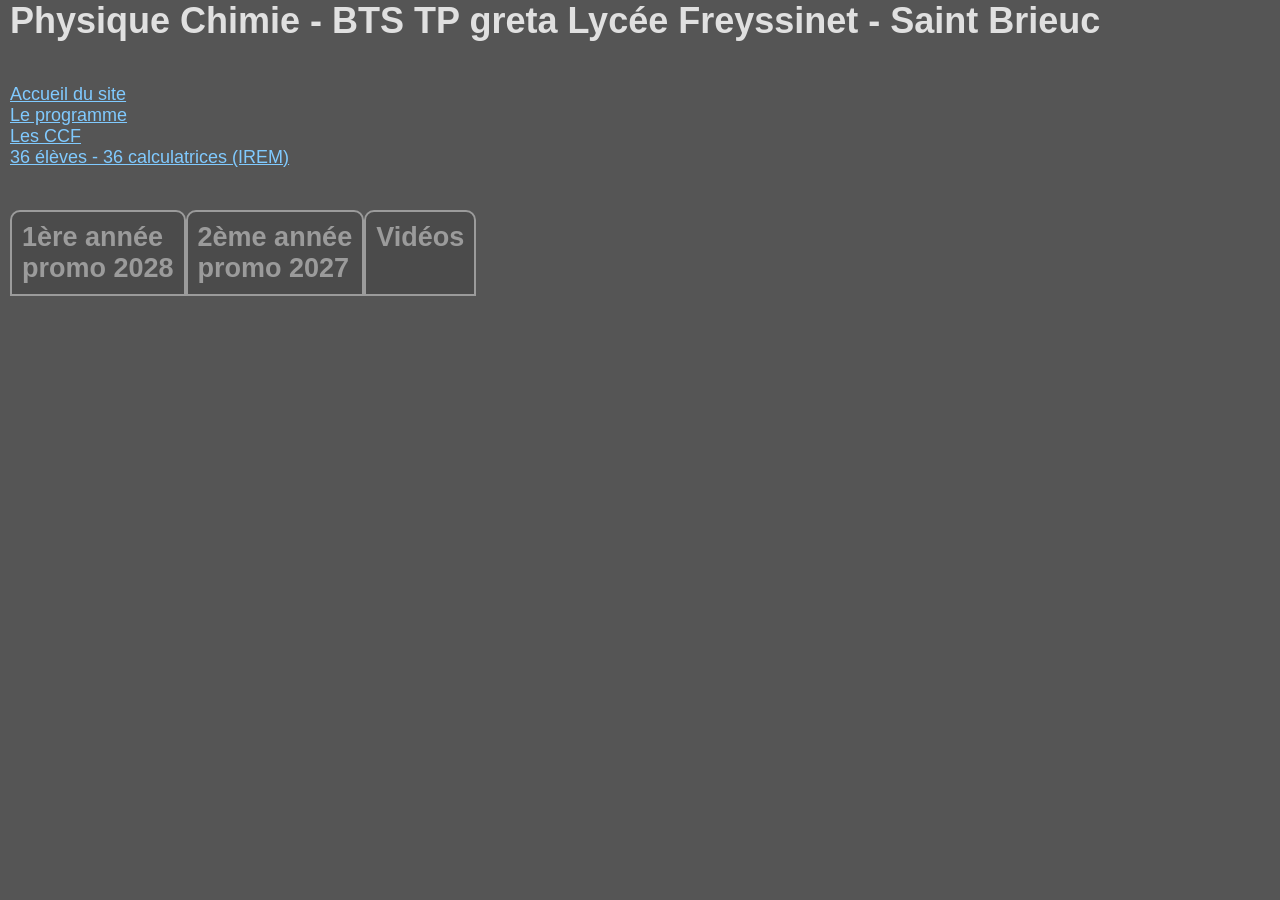
<file: index.html>
<!DOCTYPE html>
<html>

<head>
        <meta charset="UTF-8">
        <meta name="viewport" content="width=device-width, initial-scale=1.0">
        <link rel="stylesheet" href="./css/style.css">


</head>

<body  >
	<header>
		<h1>Physique Chimie - BTS TP greta Lycée Freyssinet - Saint Brieuc<br><br></h1>
		<p><a href="https://maristudy.github.io/BTS_TP_PhysiqueChimie/"> Accueil du site</a> </p>
		<p><a href="./html/programme.html"> Le programme </a> </p>
		<p><a href="./html/CCF.html"> Les CCF </a> </p>
		
		<p><a href="https://math.univ-lyon1.fr/irem/spip.php?rubrique6" target="_blank"> 36 élèves - 36 calculatrices (IREM) </a> </p>
		<br><br>
	</header>
	
	<main>
		
		<div id="onglets">
			<h2><a href="#2028" onclick="affiche('2028')">1ère année<br>promo 2028</a></h2>
			<h2><a href="#2027" onclick="affiche('2027')">2ème année<br>promo 2027</a></h2>
			<h2><a href="#Vid" onclick="affiche('Vid')">Vidéos</a></h2>
		</div>


		<section id="Vid" class="video">
			<h3>Les vidéos vues (ou pas) en cours (en version longue)</h3>
			<h4>Mesures et incertitudes : </h4>
			<ul>
				<li> <a href="https://www.youtube.com/playlist?list=PLfxQVoWt4IEEvRrgc3ts4B-E8fnYKGJ2q">Playliste Florence Raffin : incertitudes de mesure </a> </li>
				<li> <a href="https://www.youtube.com/watch?v=ERPuOLAWix4"> Les génies des sciences : mesures et incertitudes - cours de 2nde</a> </li>
				<li> <a href="https://www.youtube.com/watch?v=MigB2HhluSU"> Les génies des sciences : Le cours COMPLET pour le BAC sur les INCERTITUDES</a> </li>
				<li> <a href="https://www.youtube.com/watch?v=lazdRiCIdOY"> Les bons profs : Incertitudes - Physique-Chimie - Terminale - Les Bons Profs </a> </li>
				<li> <a href="https://www.youtube.com/watch?v=nxAdQ_8tC1U"> Unisciel : Faire bouillir de l'eau en dessous de 100°C (le bouillant de Franklin)</a>  </li>
			</ul>

			<h4>Thermique : </h4>
			<ul>
				<li> <a href="https://www.youtube.com/watch?v=pCXRQ_uxTxM"> ABC CLIM : Chaleur et température : Quelles différences ? comment les distinguées ?</a> </li>
				<li> <a href="https://www.youtube.com/watch?v=jzJQ7ezjHms"> Les génies des sciences : Les 3 états de la matière</a> </li>
				<li> <a href="https://www.youtube.com/watch?v=NnqVcYVGEUg"> Ecoleenligne : Les changements d'état de la matière (31)</a> </li>
				<li> <a href="https://www.youtube.com/watch?v=YmoAkhtLNhQ"> Les génies des sciences : Transfert thermique - conduction, convection et rayonnement - cours de physique chimie terminale</a> </li>
				<li> <a href="https://www.youtube.com/watch?v=QNoE5IoRheQ"> North Carolina School of Science and Mathematics : Ball and Ring_Rate of Expansion and Contraction</a> </li>
				<li> <a href="https://www.youtube.com/watch?v=CSzDJ_uYrvU"> SMUPhysics : Thermal Expansion/Contraction (Ball & Ring)</a> </li>
				<li> <a href="https://www.youtube.com/watch?v=nA-WJyq19H8"> Physics Demos : Thermal Expansion Demo_Sphere and Ring</a> </li>
				<li> <a href="https://www.youtube.com/watch?v=byont4iSg08"> UMDemoLab : 4A30.10 - Bimetallic Strip</a> </li>
				<li> <a href="https://www.youtube.com/watch?v=SVtooSur968"> Expériences EPFL : 371 Thermomètre à gaz </a> </li>
				<li> <a href="https://www.youtube.com/watch?v=ob7OpcNL6LY"> céline Baloche : La dilatation d'un liquide</a> </li>
				<li> <a href="https://www.youtube.com/watch?v=KcOPlqFetPE"> CEA : [Histoire des sciences] La découverte des infrarouges par William Herschel</a> </li>
				<li> <a href="https://www.youtube.com/watch?v=8AmeMrXU2ls"> GardenChem : EXPERIMENT #4 - Bimetalic stripe</a> </li>
				<li> <a href="https://www.youtube.com/watch?v=lxk0E4rUJBE"> LYNRED : Qu'est ce que la lumière infrarouge │LYNRED</a> </li>
				<li> <a href="https://www.youtube.com/watch?v=Wwy9xoggakU"> Pr Monir Azmani : Effet thermoélectrique</a> </li>
				<li> <a href="https://www.youtube.com/watch?v=NalPVos_JwQ"> Expériences EPFL : 378 Effet Seebeck - 378 Seebeck effect</a> </li>
				<li> <a href="https://www.youtube.com/watch?v=MxRZvB-fQUE"> Mickaël Fouqué : L' infrarouge et les applications de la thermographie</a> </li>
				<li> <a href="https://www.youtube.com/watch?v=ynrpqtEdBmY"> gonzague agez : le thermocouple : comment ça marche?</a> </li>
				<li> <a href="https://www.youtube.com/watch?v=aN_73vPUbZ8"> ELBOUZIDI AUTOMATISME : Comment un PT100 mesure la température ? | Principe RTD, câblage et utilisation industrielle</a> </li>
				<li> <a href="https://www.youtube.com/watch?v=7RLY0fKPEU0"> Electromecanique : Dilatation Thermique</a> </li>
				<li> <a href="https://www.youtube.com/watch?v=qn2Yf6E_EVU"> Swisslearn : Physique - Dilatation thermique</a> </li>
				<li> <a href="https://www.youtube.com/watch?v=g8Z1WTS9uQM"> Baudin Chateauneuf : Le Rivetage à chaud_une spécialité DUMANOIS</a> </li>
				<li> <a href="https://www.youtube.com/watch?v=R8KQevMH9e8"> Walraven France : Dilatation thermique des tubes : ça bouge ! Découvrez nos solutions pour accompagner le mouvement !</a> </li>
				<li> <a href="https://www.youtube.com/watch?v=gjernK0aFu4"> France 3 Provence-Alpes-Côte d'Azur : Canicule : les fortes chaleurs provoquent une dilatation des rails, un casse-tête pour la SNCF </a> </li>
				<li> <a href="https://www.youtube.com/watch?v=Oy4n2saJnpc"> tpdemain - La chaine : Mise en place des joints de dilatation</a> </li>				
			</ul>

			<h4>Nomenclature en Chimie organique : </h4>
			<ul>
				<li> <a href="https://www.youtube.com/watch?v=DJJ-6HHG0to"> e-profs - Physique Chimie : Composition de l'ATOME - Ecriture symbolique | Physique - Chimie</a> </li>
				<li> <a href="https://www.youtube.com/watch?v=iDNyt-rcGWY"> e-profs - Physique Chimie : Configuration ÉLECTRONIQUE Cortège électronique de l'atome | Physique - Chimie | Lycée</a> </li>
				<li> <a href="https://www.youtube.com/watch?v=bmV-Tbv2Me8"> e-profs - Physique Chimie : Schéma de LEWIS - méthodologie (doublet liant et non liant) | Physique - Chimie | Lycée</a> </li>
				<li> <a href="https://www.youtube.com/watch?v=dJHMYnFbLyc"> Les génies des sciences : La nomenclature en chimie organique - comment nommer les molécules?</a> </li>
				<li> <a href="https://www.youtube.com/watch?v=l2jxhqaL330"> Paul Olivier : Comment NOMMER UNE MOLÉCULE en Chimie Organique ? (Méthode facile)</a> </li>
				<li> <a href="https://www.youtube.com/watch?v=gh8935cytxc"> Paul Olivier : NOMENCLATURE en CHIMIE ORGANIQUE Apprendre les bases ! Alcane, alcool, acide carboxylique </a> </li>
				<li> <a href="https://blinlionel.forge.apps.education.fr/cours-les-hydrocarbures/"> blinlionel : Les Hydrocarbures — Chimie organique Alcanes · Alcènes · Alcynes · Modèles 3D · Terminale</a> </li>
				<li> <a href="https://blinlionel.forge.apps.education.fr/simulation-3d-et-representation-des-molecules-hydrocarbures/"> blinlionel : Hydrocarbures — Alcènes Modèle 3D · développée · semi-développée  ·  sp³ 109,5° · sp² 120° · sp 180°</a> </li>
			</ul>
<!--
			<h4>Nomenclature en Chimie organique : </h4>
			<ul>
				<li> <a href=""> </a> </li>
				<li> <a href=""> </a> </li>
				<li> <a href=""> </a> </li>
				<li> <a href=""> </a> </li>
			</ul>
-->			
		</section>
		
		<section id="2028">
				<h4>PROMO 2028<br></h4>
				<div style="display:flex;">
					<div class="deplier" onclick="deplier()">Tout Déplier</div>
					<div class="replier" onclick="replier()">Tout Réplier</div>
				</div>
				
				<div style="border: #86fac4 1px solid;padding:5px; border-radius:10px;width:fit-content; margin:10px;">
					Les générateurs d'exercices :
					<ul>
						<li class="interro"><a href="./html/interro/01_Mesure-incertitude.html">générateur exercices - Mesure et incertitude</a></li>
						<li class="interro"><a href="./html/interro/02_Erreur-type-origine.html">générateur exercices - Erreur : type et origine</a></li>
						<li class="interro"><a href="./html/interro/03_Kelvin_Celsius_Thermometre.html">générateur exercices - Kelvin Celsius Thermomètre</a></li>
						<li class="interro"><a href="./html/interro/04_dilatationLinéaire.html">générateur exercices - dilatation </a></li>
					</ul>				
				</div>


				
				
				<h4>Entreprise jusqu'au 20/09/2026</h4>
				
				<h3 >cours 01 du 25/09/2026</h3>
				<article class="cache">
					<ul>
						<li>Test positionnement 1ère année</li>
						<li>Présentation du site, programme, CCF </li>
						<li>Mesure et incertitude - 01 - histogramme, moyenne, ecart-type </li>
						<li>calculatrice : <a href="https://math.univ-lyon1.fr/irem/spip.php?article51" target="_blank">- fiche stat - prise en main</a> </li>
					</ul>
				</article>
				
				<h3 >cours 02 du 02/10/2026</h3>
				<article class="cache">
					<ul>
						<li>Thermique - début - exo 8 inclus</li>
						<li class="interro"><a href="./html/interro/01_Mesure-incertitude.html">générateur exercices - Mesure et incertitude</a></li>
						<li class="interro"><a href="./html/interro/02_Erreur-type-origine.html">générateur exercices - Erreur : type et origine</a></li>						
					</ul>
				</article>
				
				<h3 >cours 03 du 09/10/2026</h3>
				<article class="cache">
					<ul>
						<li>Thermique - à partir - exo 9</li>
						<li class="interro"><a href="./html/interro/01_Mesure-incertitude.html">interro - Mesure et incertitude</a></li>
						<li class="interro"><a href="./html/interro/02_Erreur-type-origine.html">interro - Erreur : type et origine</a></li>						
						<li class="interro"><a href="./html/interro/04_dilatationLinéaire.html">générateur exercices - dilatation  - sujet 0 distribué</a></li>
					</ul>
				</article>
				
				<h3 >cours 04 du 16/10/2026 </h3>
				<article class="cache">
					<ul>
						<li class="interro"><a href="./html/interro/04_dilatationLinéaire.html">générateur exercices - dilatation </a></li>					
						<li>Thermique : vidéo 25 - 23 - 24 </li>
						<li>faire le sujet 0 - dilatation </li>
						<li>chimie : atome, molécule, ions, nomenclature </li>
					</ul>
				</article>
				
				<h4>Entreprise du 19/10/2026 au 29/11/2026</h4>
	
				<h3 >cours 05 du 04/12/2026</h3>
				<article class="cache">
					<ul>
						<li class="interro"><a href="./html/interro/04_dilatationLinéaire.html">interro - dilatation </a></li>	
					</ul>
				</article>
			<!--
				<h3 >cours 06 du 11/12/2026</h3>
				<article class="cache">
					<ul>
						<li>...</li>
					</ul>
				</article>

				<h3 >cours 07 du 18/12/2026</h3>
				<article class="cache">
					<ul>
						<li>...</li>
					</ul>
				</article>

				<h4>Entreprise du 21/12/2026 au 24/01/2027</h4>

				<h3 >cours 08 du 29/01/2027</h3>
				<article class="cache">
					<ul>
						<li>...</li>
					</ul>
				</article>

				<h3 >cours 09 du 05/02/2027</h3>
				<article class="cache">
					<ul>
						<li>...</li>
					</ul>
				</article>

				<h3 >cours 10 du 12/02/2027</h3>
				<article class="cache">
					<ul>
						<li>...</li>
					</ul>
				</article>

				<h3 >cours 11 du 19/02/2027</h3>
				<article class="cache">
					<ul>
						<li>...</li>
					</ul>
				</article>

				<h4>Entreprise du 27/02/2027 au 29/03/2027</h4>

				<h3 >cours 12 du 02/04/2027</h3>
				<article class="cache">
					<ul>
						<li>...</li>
					</ul>
				</article>

				<h3 >cours 13 du 09/04/2027</h3>
				<article class="cache">
					<ul>
						<li>...</li>
					</ul>
				</article>

				<h3 >cours 14 du 16/04/2027</h3>
				<article class="cache">
					<ul>
						<li>...</li>
					</ul>
				</article>

				<h4>Entreprise du 19/04/2027 au 23/05/2027</h4>
				
				<h3 >cours 15 du 28/05/2027</h3>
				<article class="cache">
					<ul>
						<li>...</li>
					</ul>
				</article>

				<h3 >cours 16 du 04/06/2027</h3>
				<article class="cache">
					<ul>
						<li>...</li>
					</ul>
				</article>

				<h3 >cours 17 du 11/06/2027</h3>
				<article class="cache">
					<ul>
						<li>...</li>
					</ul>
				</article>

				<h3 >cours 18 du 18/06/2027</h3>
				<article class="cache">
					<ul>
						<li>Révisions CCF 01</li>
					</ul>
				</article>

				<h3 >cours 19 du 25/06/2027</h3>
				<article class="cache">
					<ul>
						<li>CCF 01</li>
					</ul>
				</article>

				<h3 >cours 20 du 02/07/2027</h3>
				<article class="cache">
					<ul>
						<li>...</li>
					</ul>
				</article>
-->				
		</section>		

<!-- **************************************** seconde année **************************************** -->

		<section id="2027">
			<h4>PROMO 2027</h4>
				<div style="display:flex;">
					<div class="deplier" onclick="deplier()">Tout Déplier</div>
					<div class="replier" onclick="replier()">Tout Réplier</div>
				</div>
				
				<div style="border: #86fac4 1px solid;padding:5px; border-radius:10px;width:fit-content; margin:10px;">
					Les générateurs d'exercices :
					<ul>
						<li class="interro"><a href="./html/interro/03_Kelvin_Celsius_Thermometre.html">générateur exercices - Kelvin Celsius Thermomètre</a></li>
						<li class="interro"><a href="./html/interro/04_dilatationLinéaire.html">générateur exercices - dilatation </a></li>
					</ul>				
				</div>
								
				<h3 ><br>cours 01 du 04/09/2026</h3>
				<article class="cache">
				
					<ul>
						<li>Test positionnement 2ème année</li>
						<li>Présentation du site, CCF 01 ? qu'avez-vous fait en 1ère année ? </li>
						<li>thermique : début</li>
					</ul>
				</article>
				
				<h3 >cours 02 du 11/09/2026</h3>
				<article class="cache">
				
					<ul>
						<li>thermique : suite</li>
						<li class="interro"><a href="./html/interro/03_Kelvin_Celsius_Thermometre.html">générateur exercices - Kelvin Celsius Thermomètre</a></li>
						<li>thermique : sujet 0 - Kelvin Celsius Thermomètre </li>
					</ul>
				</article>				
				
				<h3 >cours 03 du 18/09/2026</h3>
				<article class="cache">
				
					<ul>
						<li>Thermique : corrections. début activité 21 (pdf, flux thermiques)</li>
					</ul>
				</article>				
				
				<h4>Entreprise du 21/09/2026 au 05/10/2026</h4>				
				
				
				<h3 >cours 04 du 05/10/2026 </h3>
				<article class="cache">
				
					<ul>
						<li>Thermique : vidéos thermique et application métier</li>
						<li class="interro"><a href="./html/interro/03_Kelvin_Celsius_Thermometre.html">interro - Kelvin Celsius Thermomètre</a></li>
						<li>chimie organique - nomenclature </li>
					</ul>
				</article>					
				
				<h4>Entreprise du 19/10/2026 au 01/11/2026</h4>					
				
				<h3 >cours 05 du 06/11/2026</h3>
				<article class="cache">
				
					<ul>
						<li>refaire sujet 0 thermomètre</li>
						<li class="interro"><a href="./html/interro/04_dilatationLinéaire.html">générateur exercices - dilatation </a></li>
						<li class="interro"><a href="./html/interro/03_Kelvin_Celsius_Thermometre.html">interro - Kelvin Celsius Thermomètre</a></li>
						<li>thermique : activité 21 (à imprimer) et à corriger</li>
						<li>Début cinématique (cours page 1-2 + exercices 1 à 6 inclus)</li>

					</ul>
				</article>				
				
				<h3 >cours 06 du 13/11/2026</h3>
				<article class="cache">
				
					<ul>
						<li class="interro"><a href="./html/interro/04_dilatationLinéaire.html">interro - dilatation </a></li>
						<li>suite cinématique</li>
					</ul>
				</article>				
<!--				
				<h3 >cours 07 du 20/11/2026</h3>
				<article class="cache">
				
					<ul>
						<li>...</li>
					</ul>
				</article>				
				
				<h3 >cours 08 du 27/11/2026</h3>
				<article class="cache">
				
					<ul>
						<li>...</li>
					</ul>
				</article>				

				<h4>Entreprise du 30/11/2026 au 03/01/2027</h4>	

				<h3 >cours 09 du 08/01/2027</h3>
				<article class="cache">
				
					<ul>
						<li>...</li>
					</ul>
				</article>	

				<h3 >cours 10 du 15/01/2027</h3>
				<article class="cache">
				
					<ul>
						<li>...</li>
					</ul>
				</article>	

				<h3 >cours 11 du 22/01/2027</h3>
				<article class="cache">
				
					<ul>
						<li>...</li>
					</ul>
				</article>	

				<h4>Entreprise du 25/03/2027 au 07/03/2027</h4>	

				<h3 >cours 12 du 12/03/2027</h3>
				<article class="cache">
				
					<ul>
						<li>...</li>
					</ul>
				</article>	

				<h3 >cours 13 du 19/03/2027</h3>
				<article class="cache">
				
					<ul>
						<li>Révisions CCF 02</li>
					</ul>
				</article>	

				<h3 >cours 14 du 26/03/2027</h3>
				<article class="cache">
				
					<ul>
						<li>CCF 02</li>
					</ul>
				</article>	
-->
				<h4>Entreprise du 29/03/2027 au 02/05/2027</h4>

				<h3 >cours 15 du 14/05/2027</h3>
				<article class="cache">
				
					<ul>
						<li>...</li>
					</ul>
				</article>	

				<h3 > ??? cours 16 du 21/05/2027 ??? </h3>
				<article class="cache">
				
					<ul>
						<li>...</li>
					</ul>
				</article>	
				
				<h4>Epreuves de BTS à partir du 15/05/2027</h4>				
				
		</section>	
	
	</main>
	
	<footer>
	</footer>
		<script src="./js/script.js" ></script>
</body>

</html>
</file>
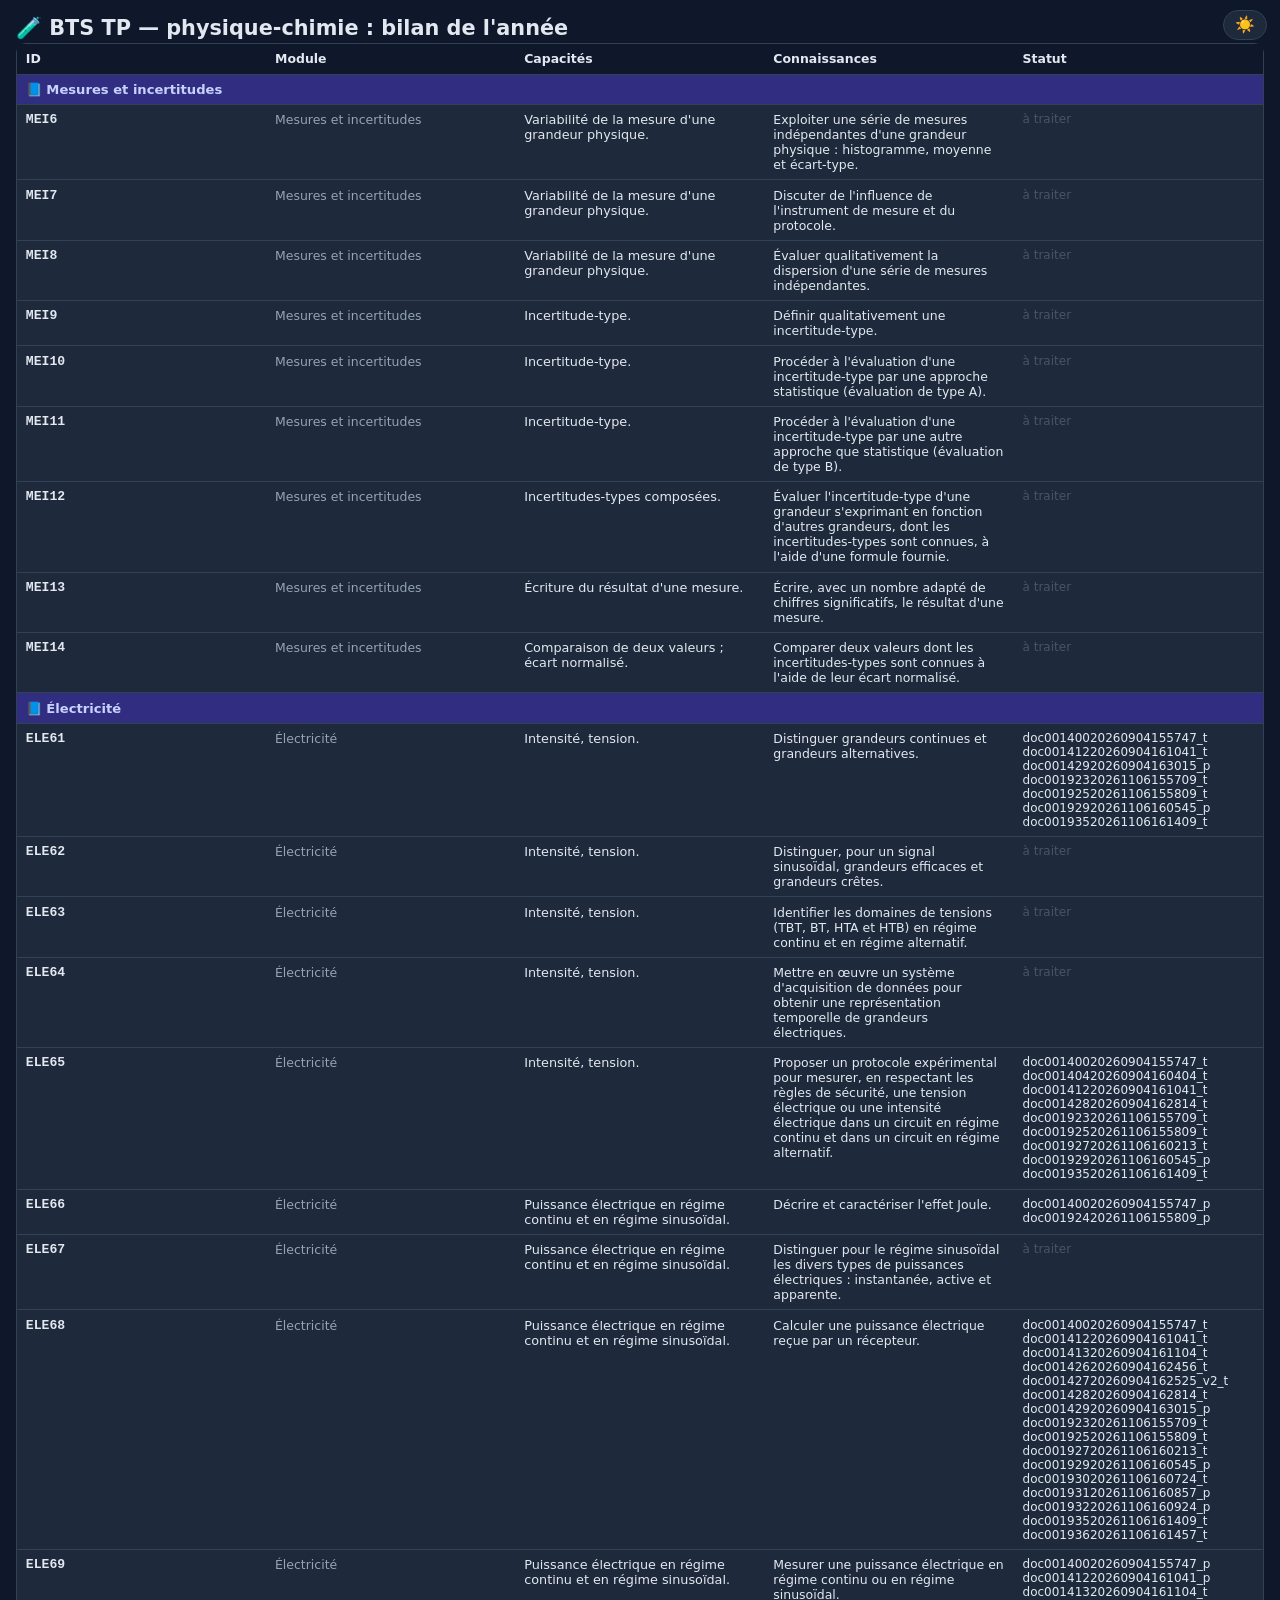
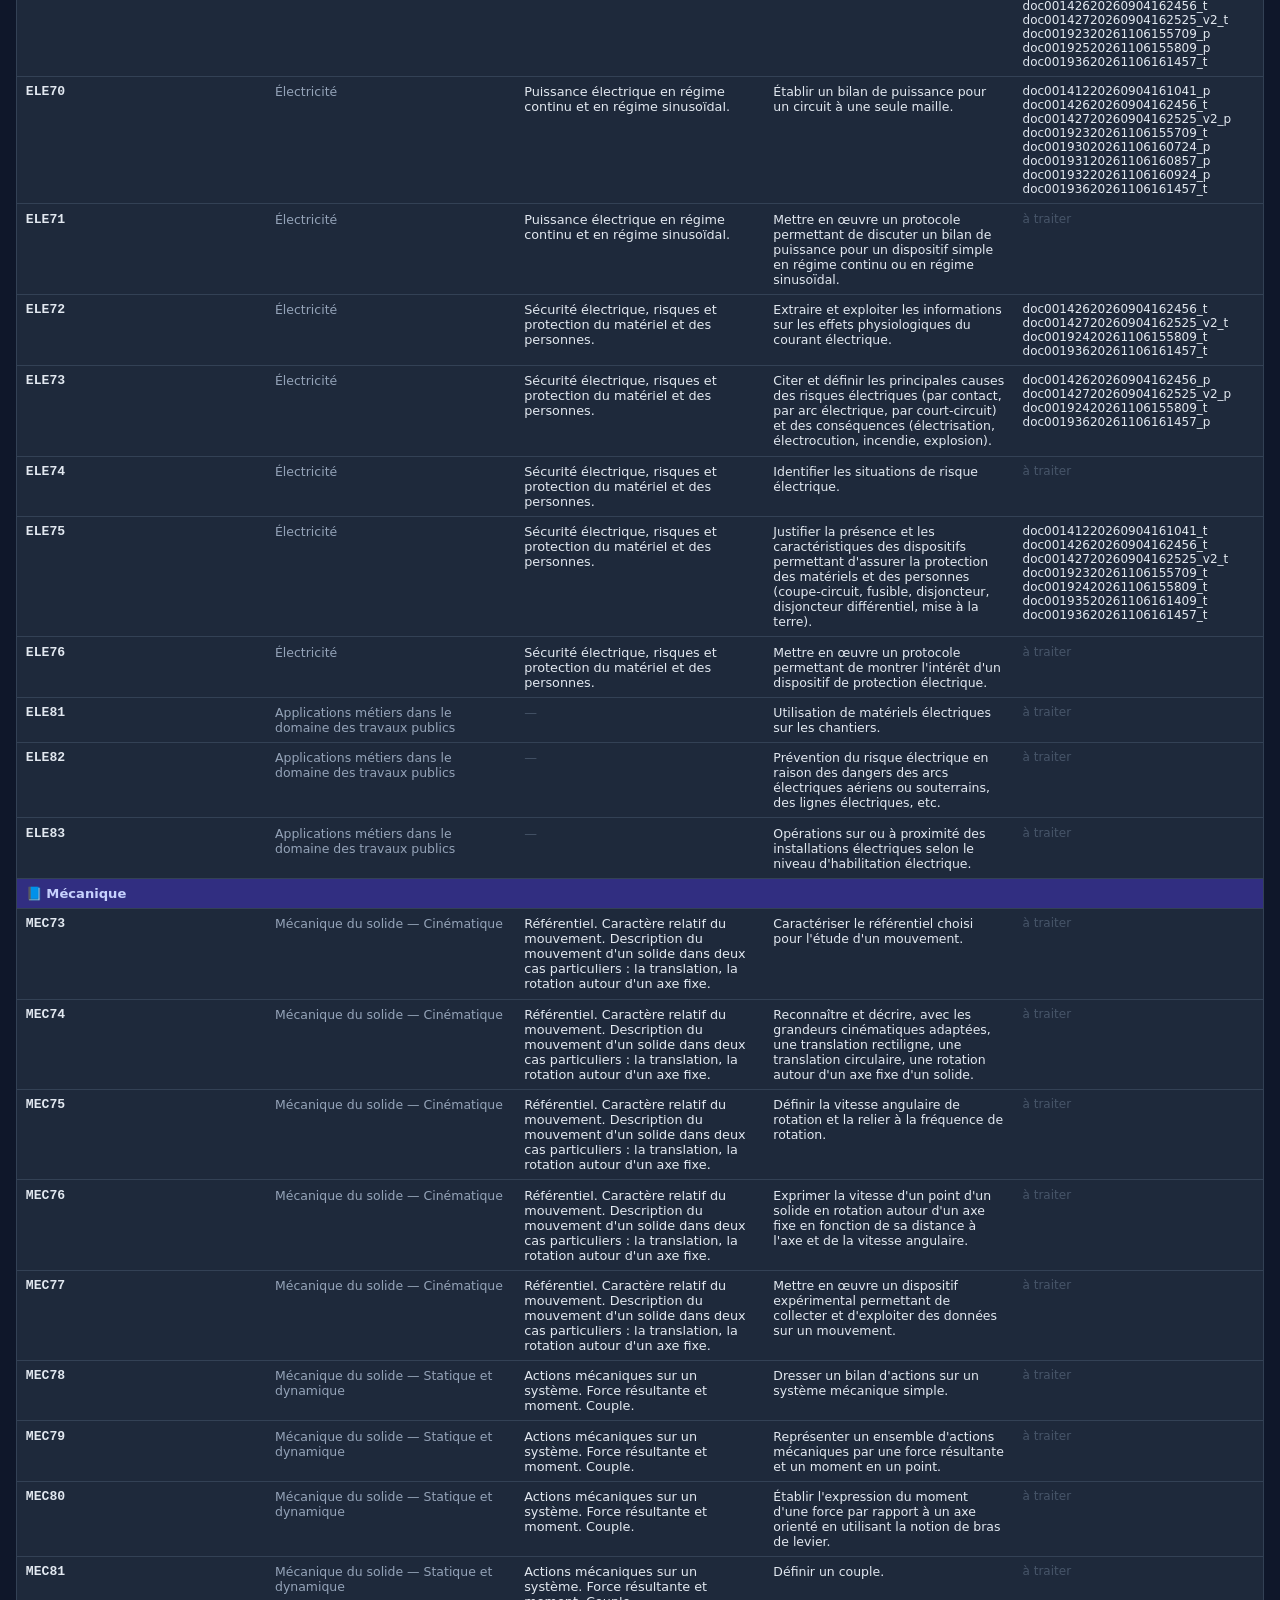
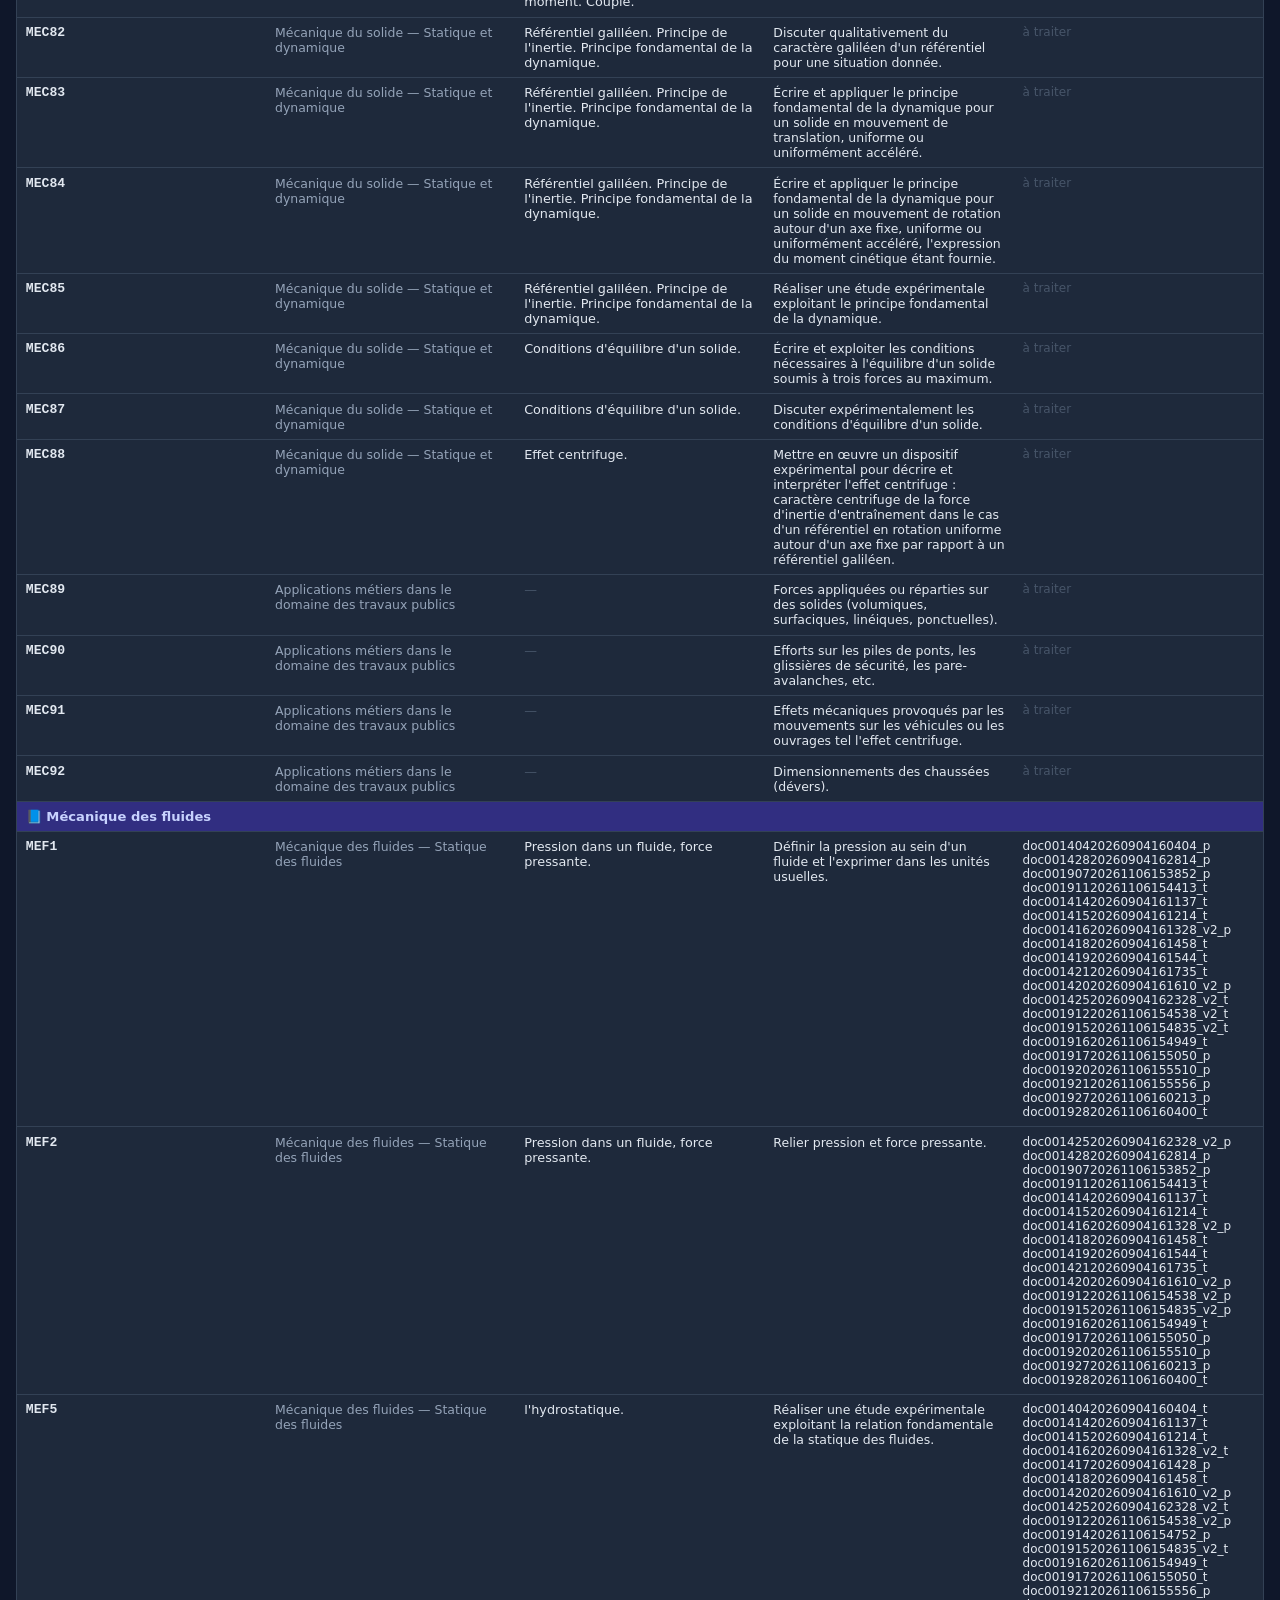
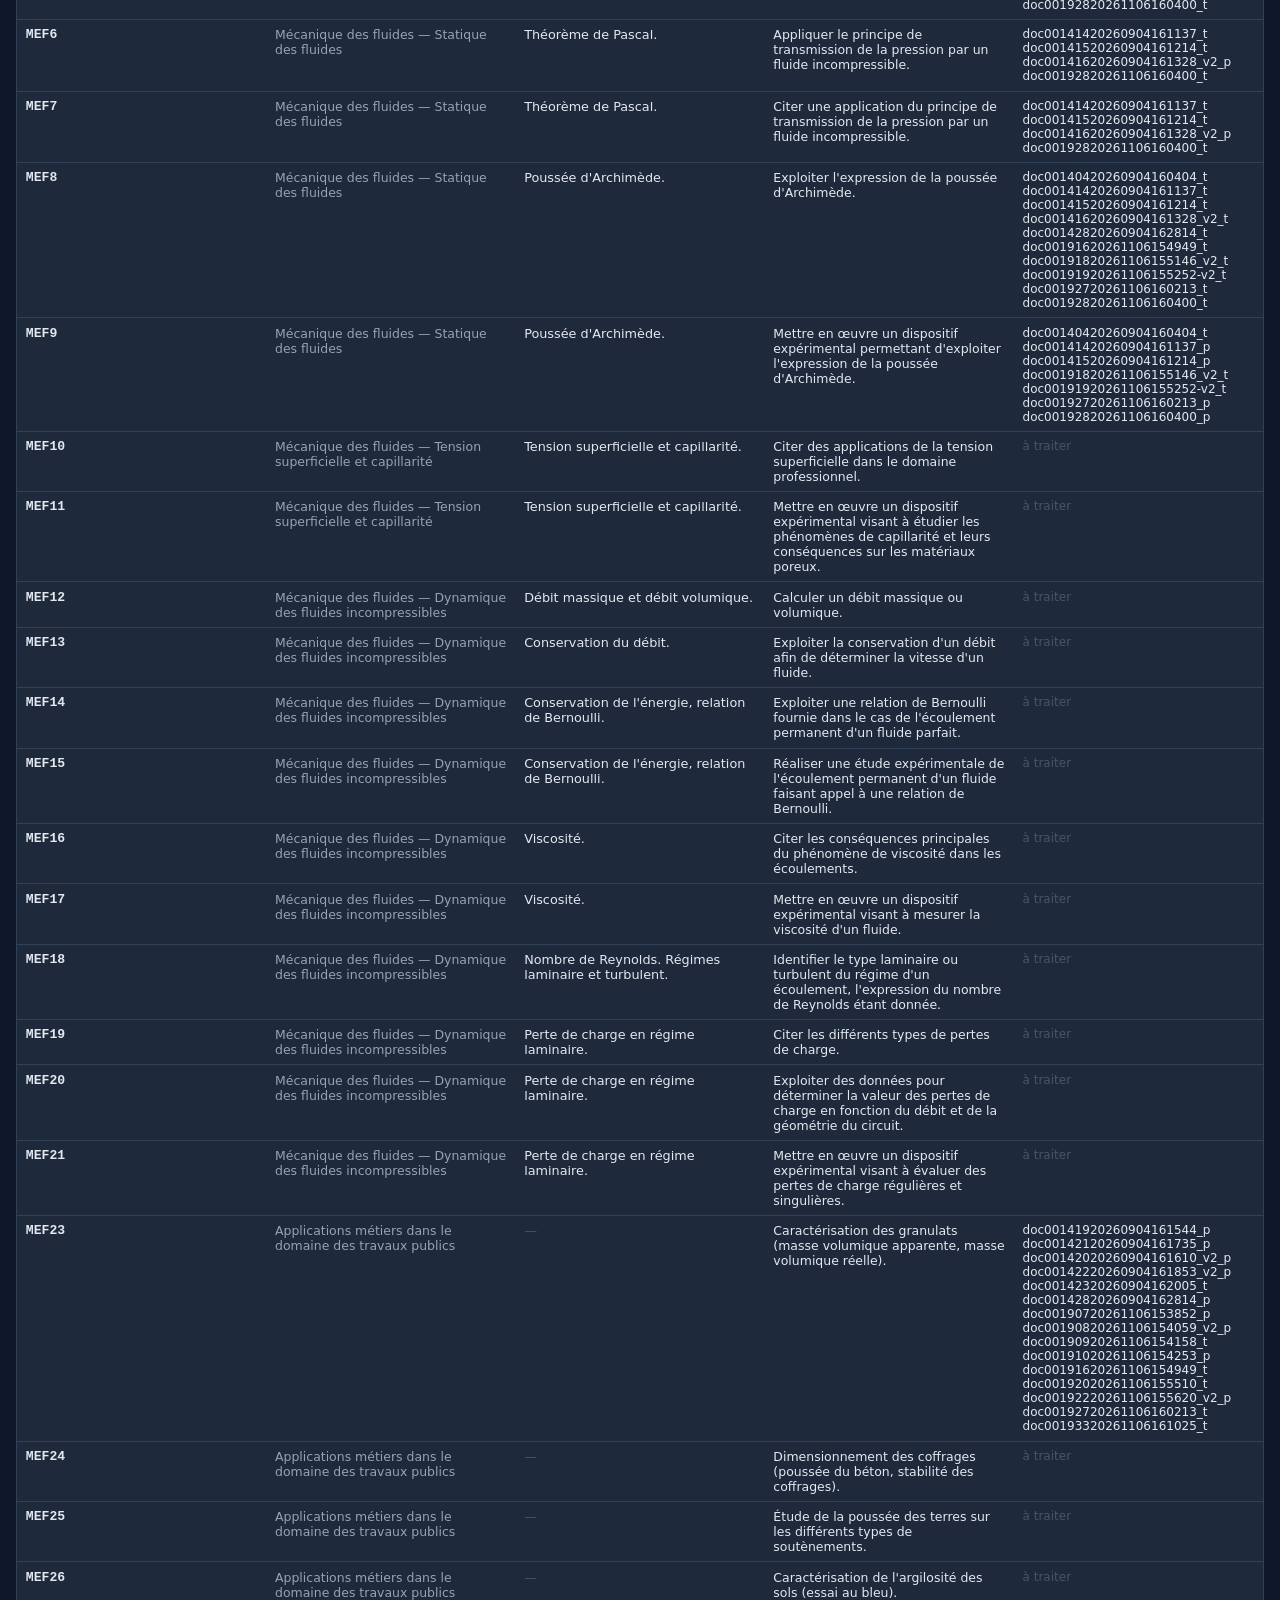
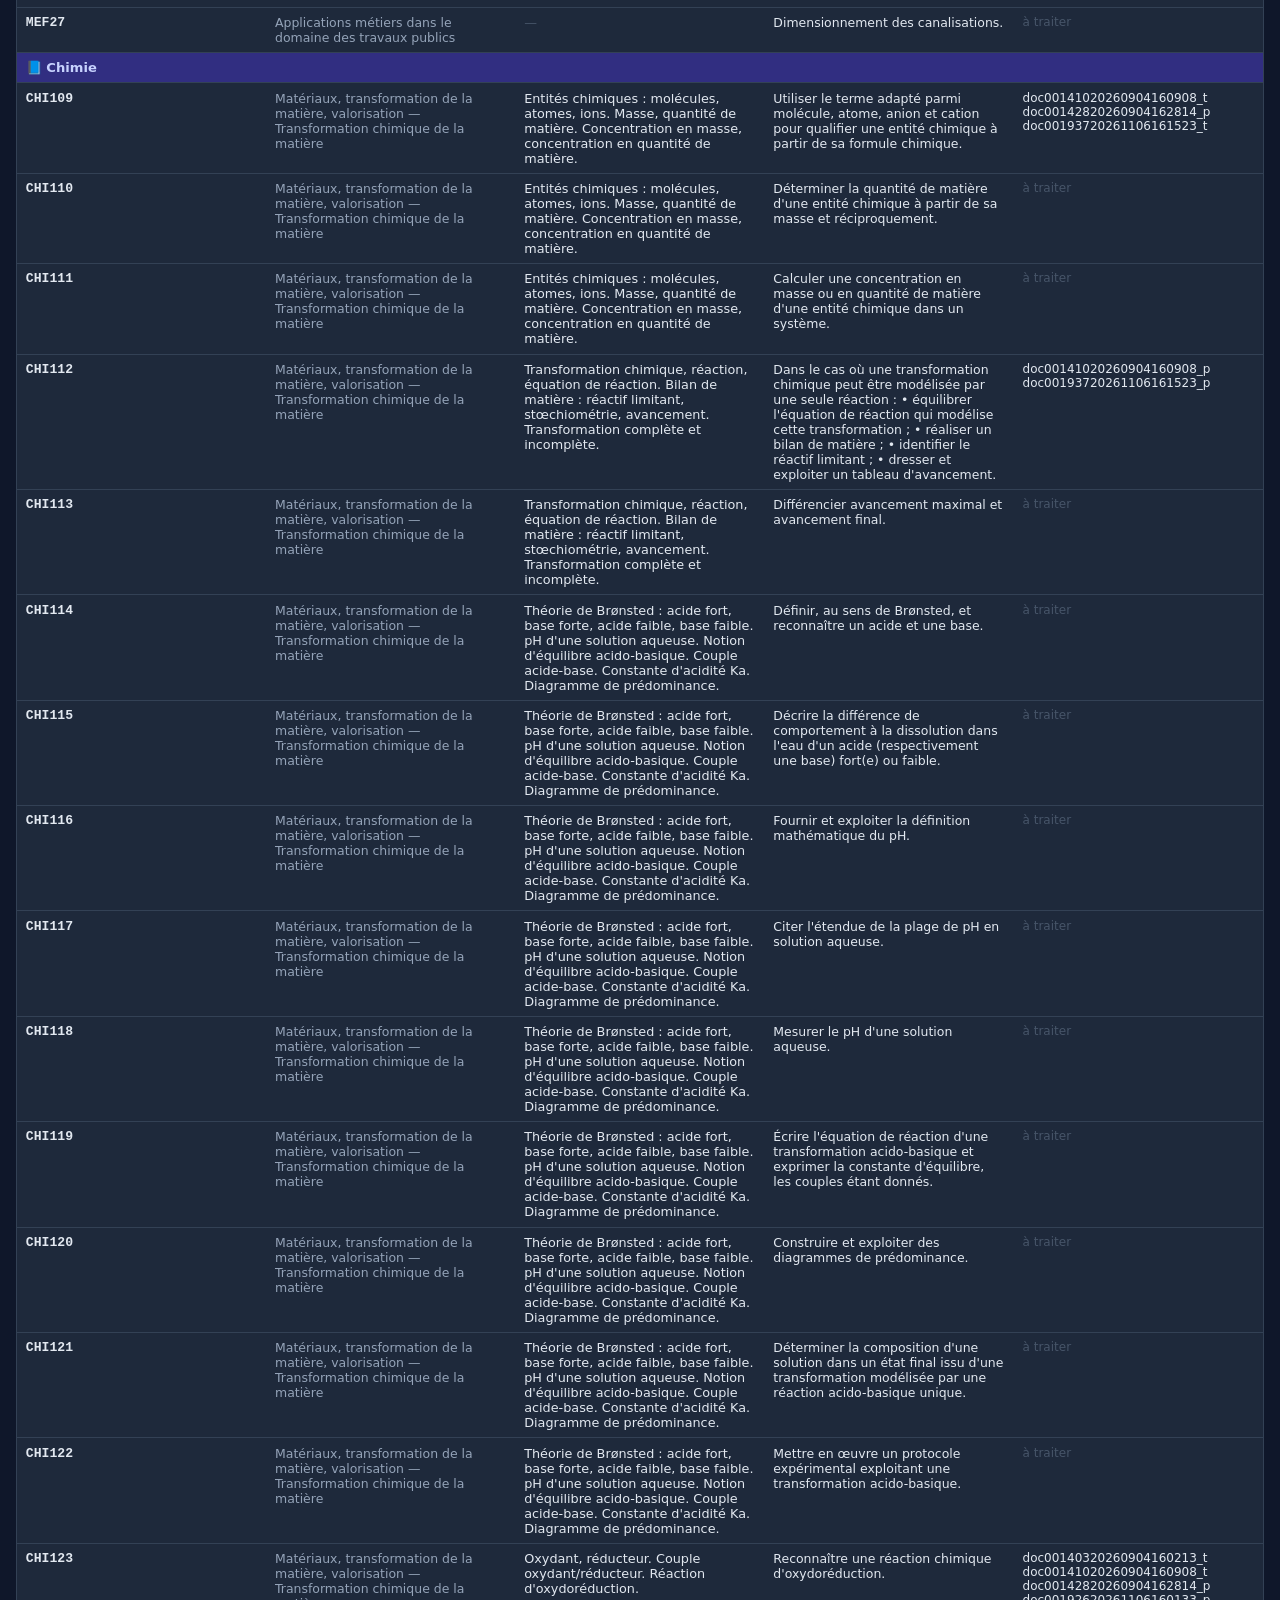
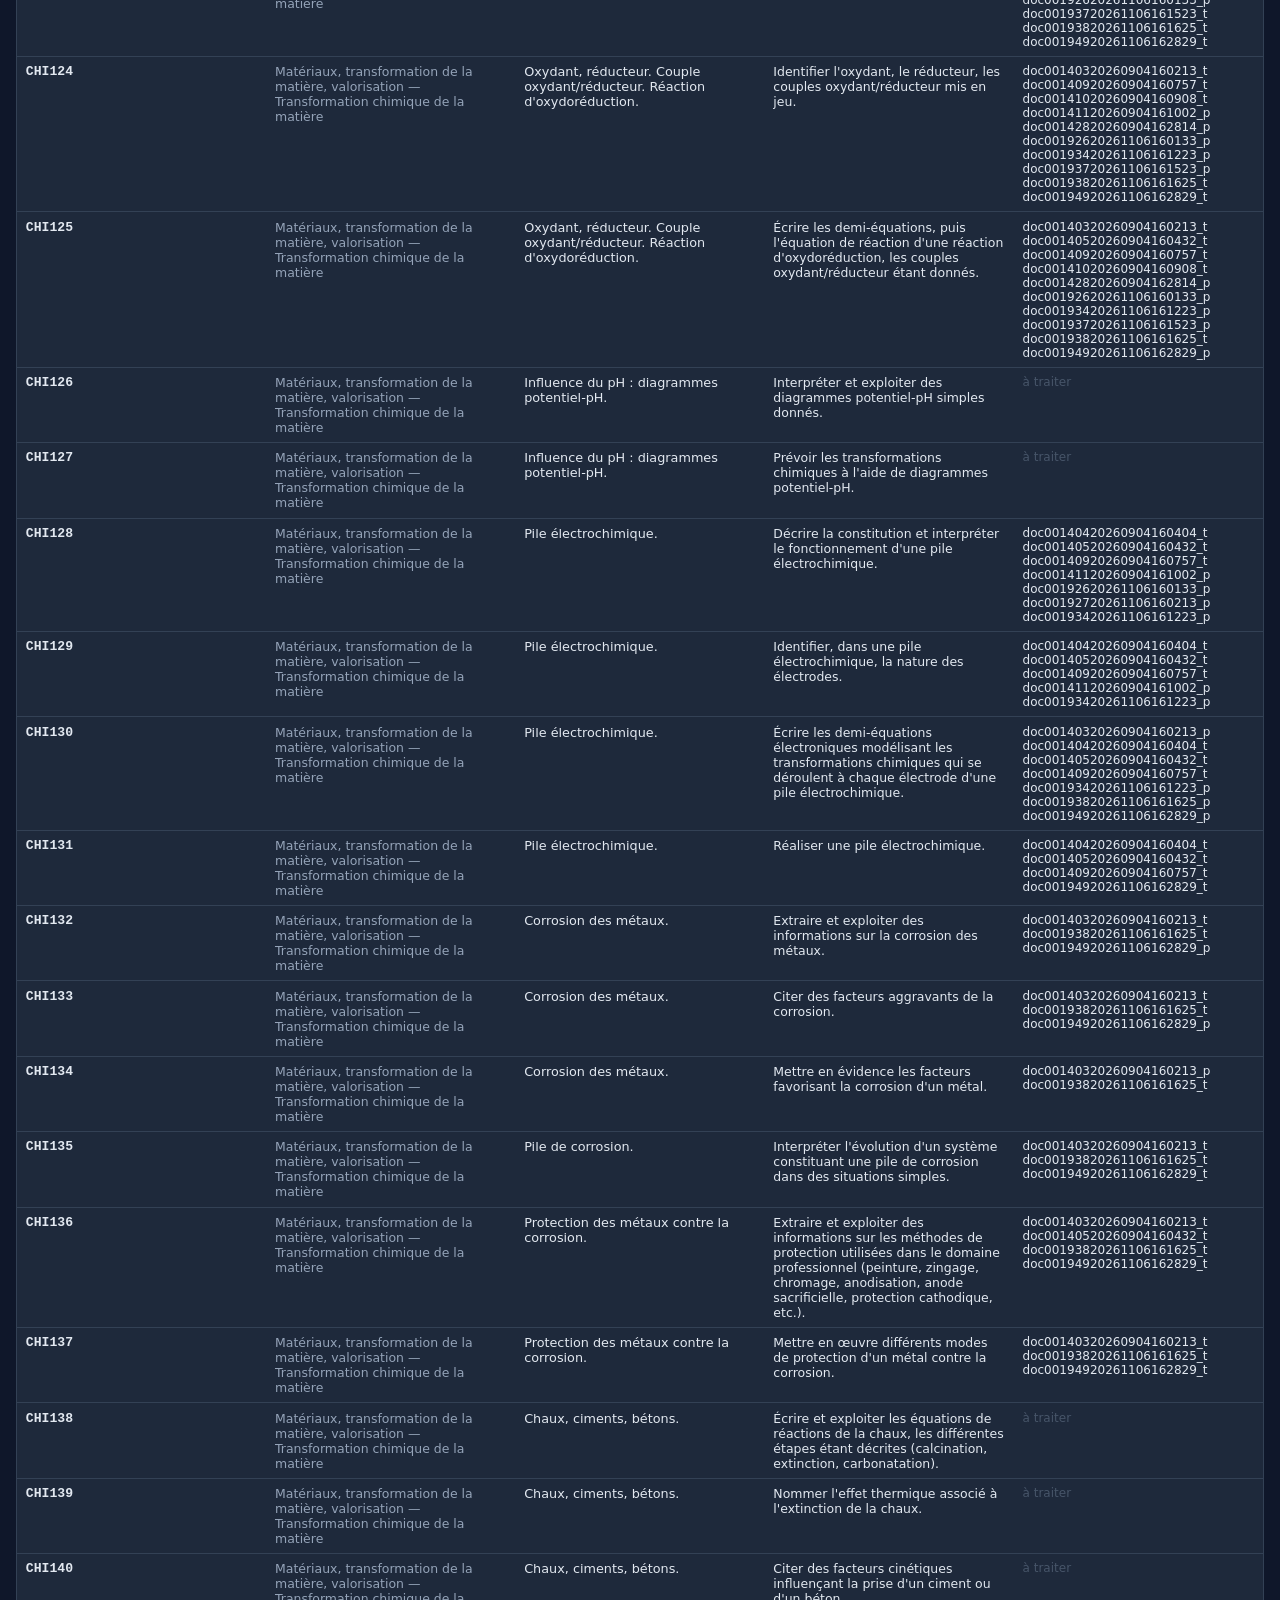
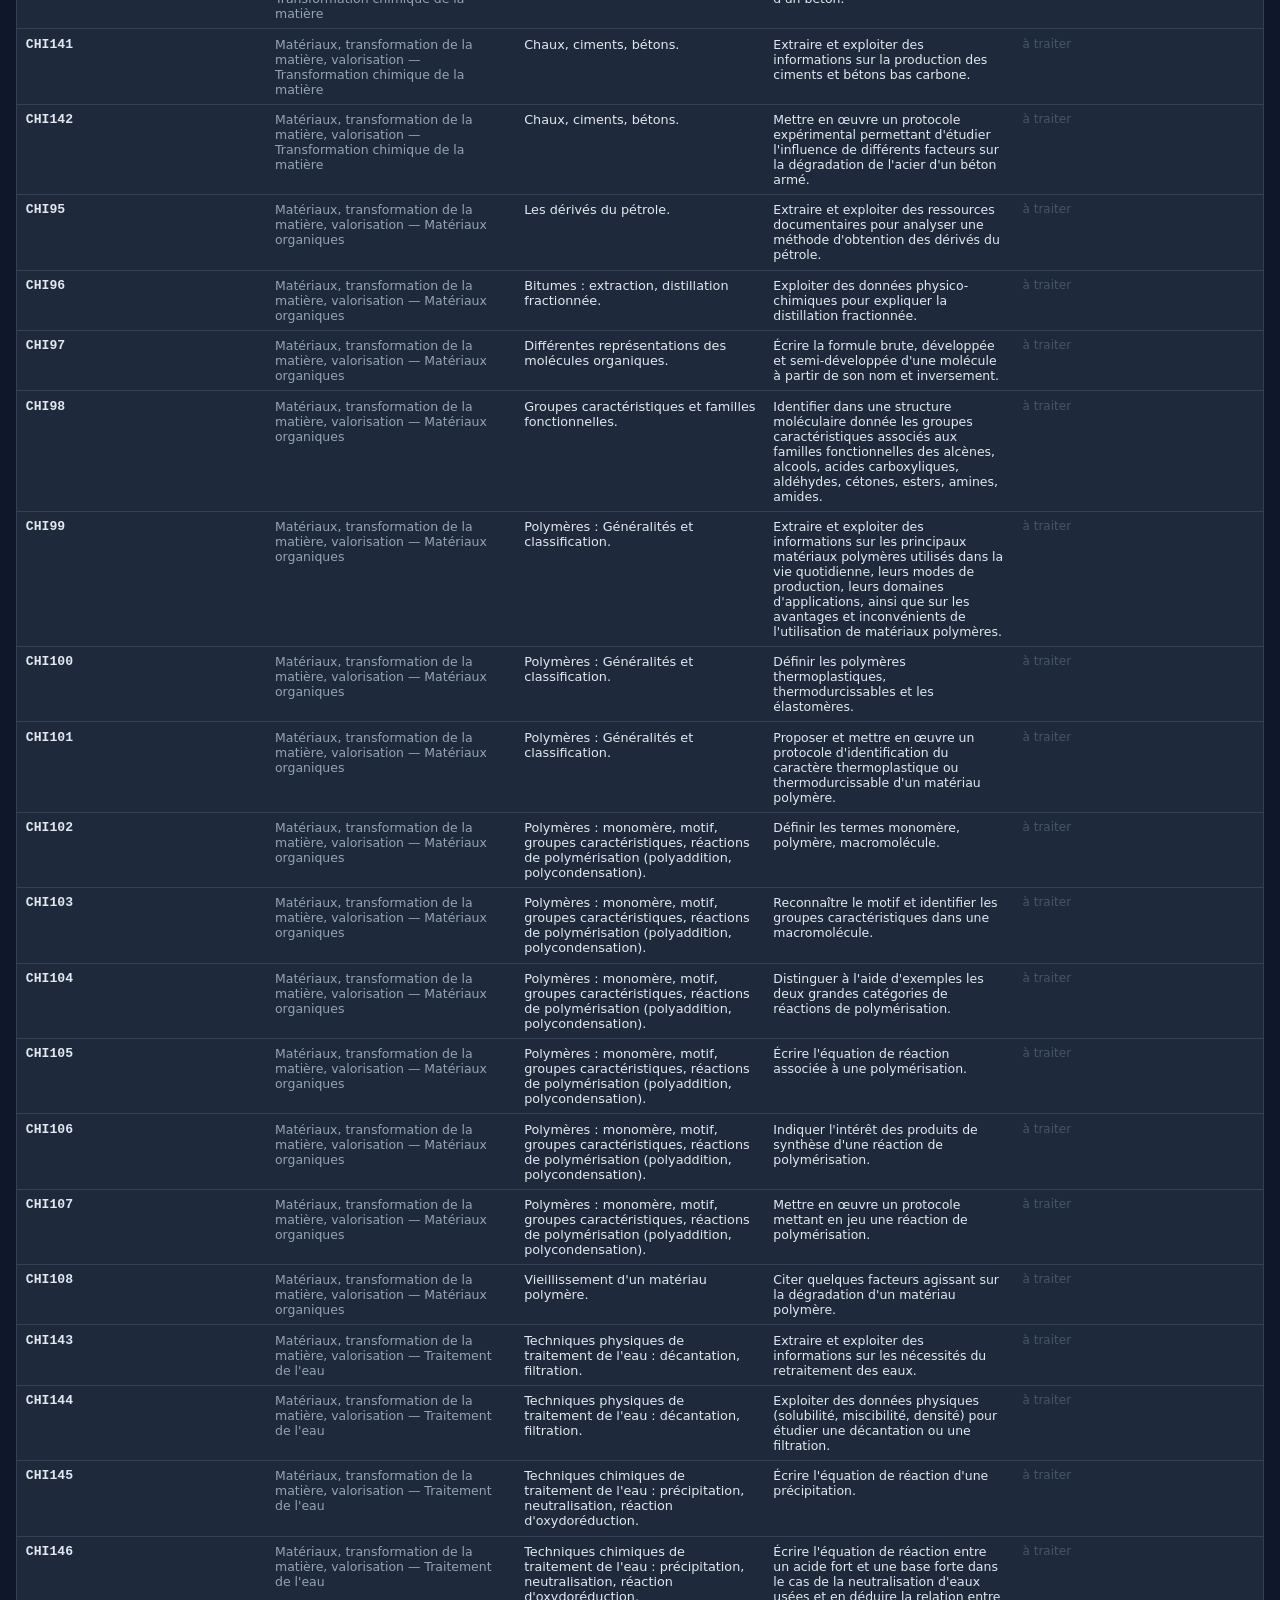
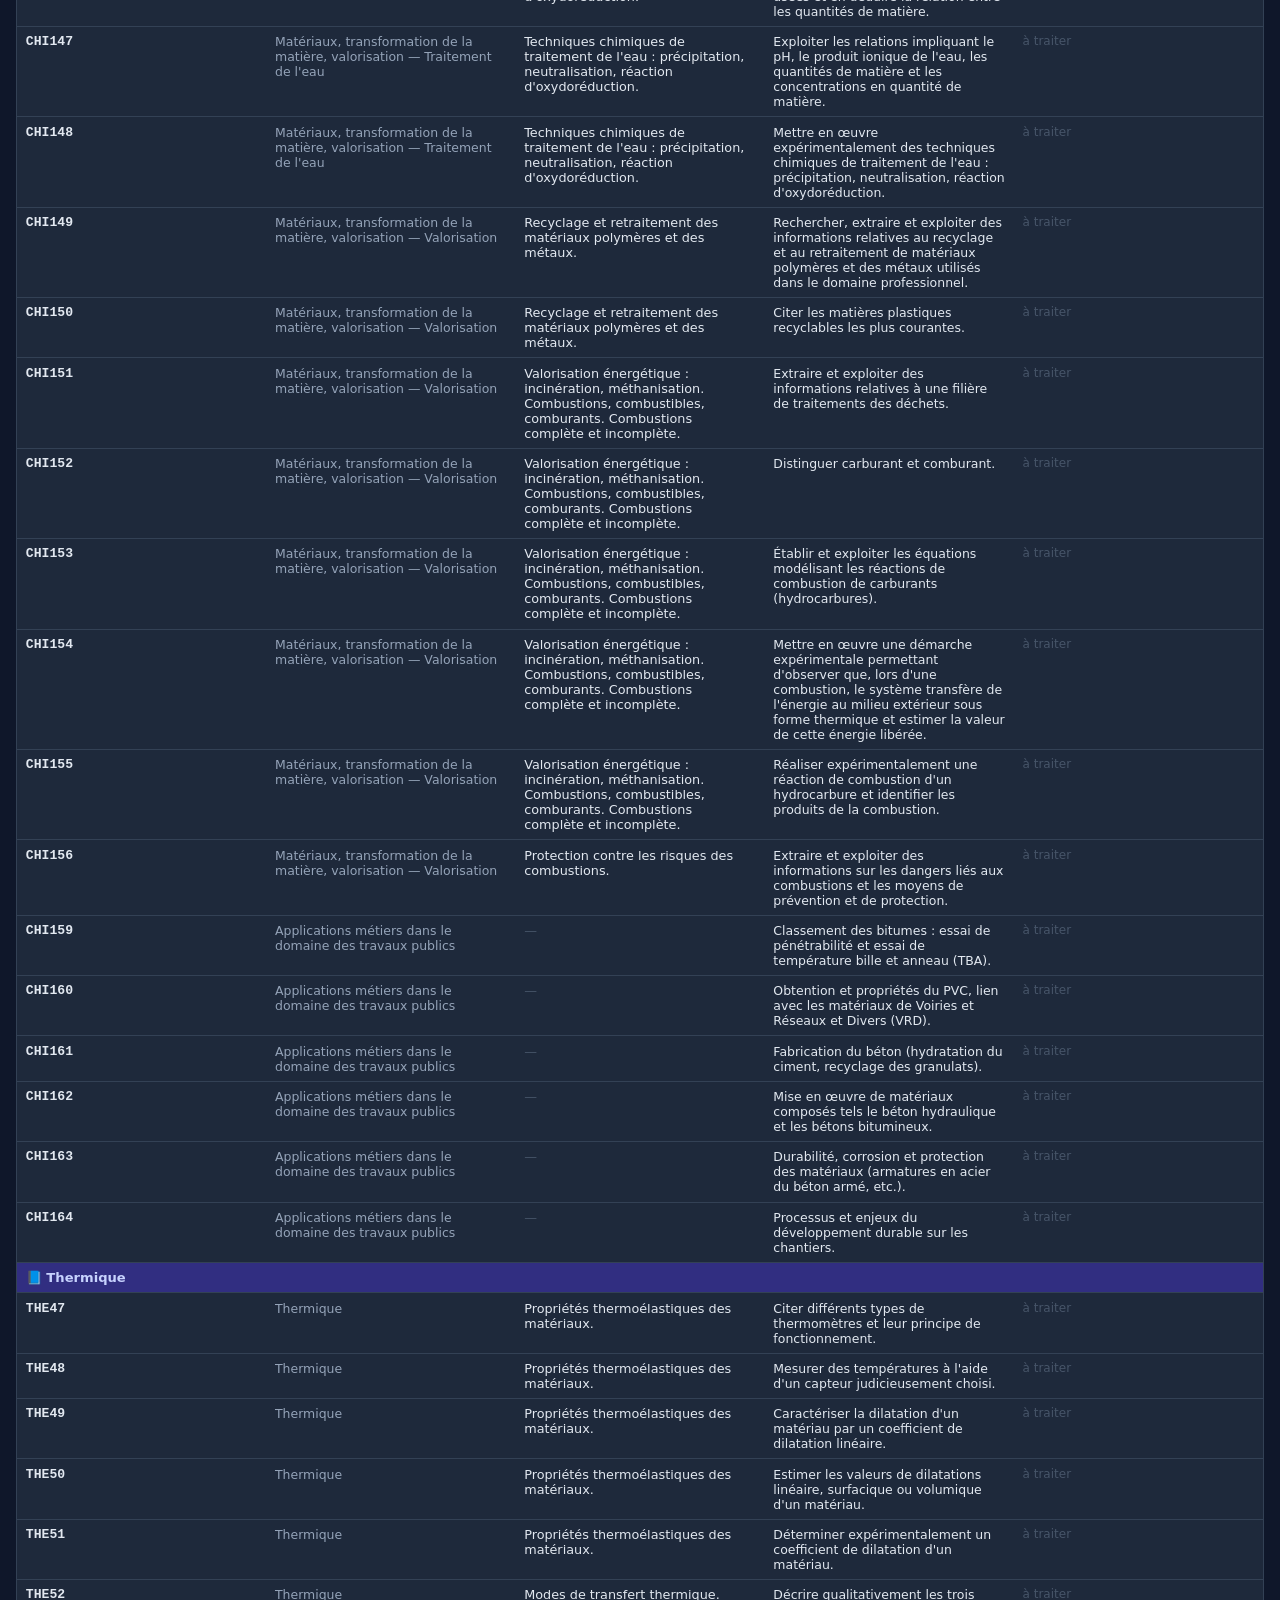
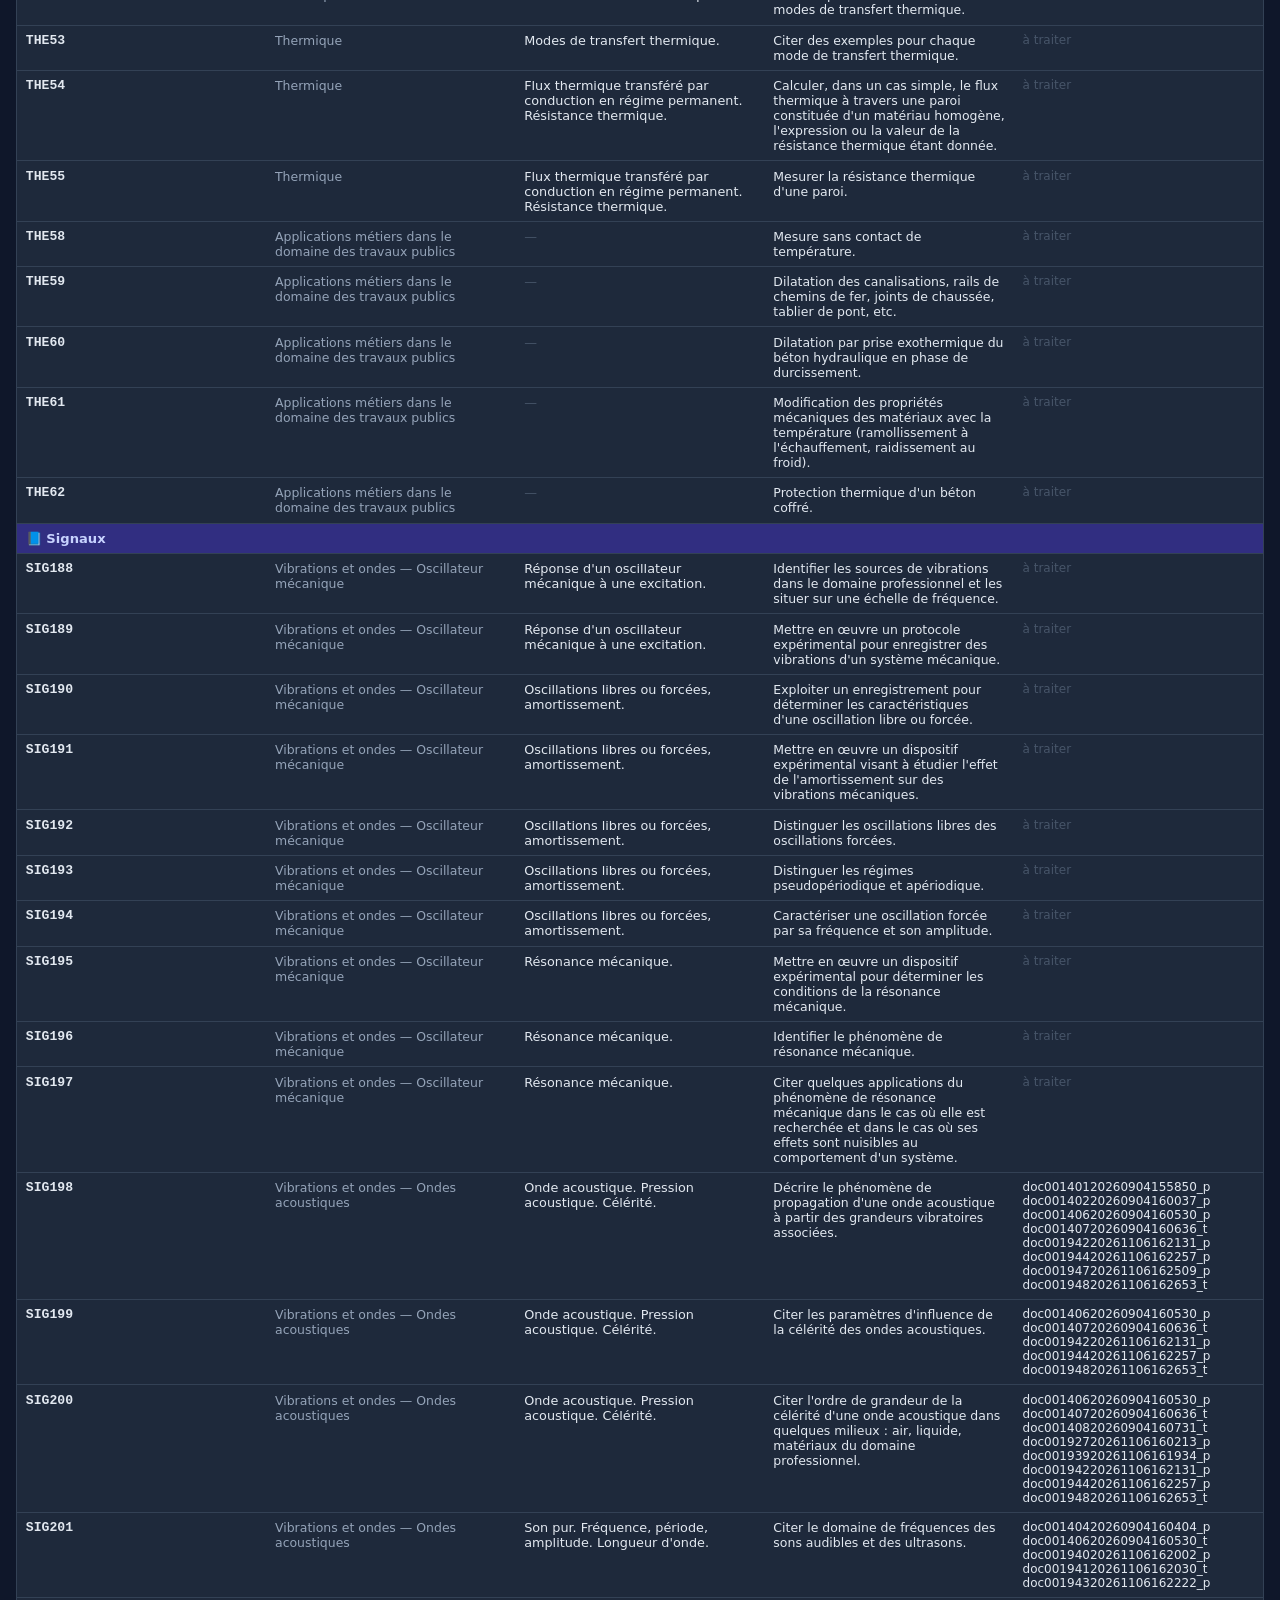
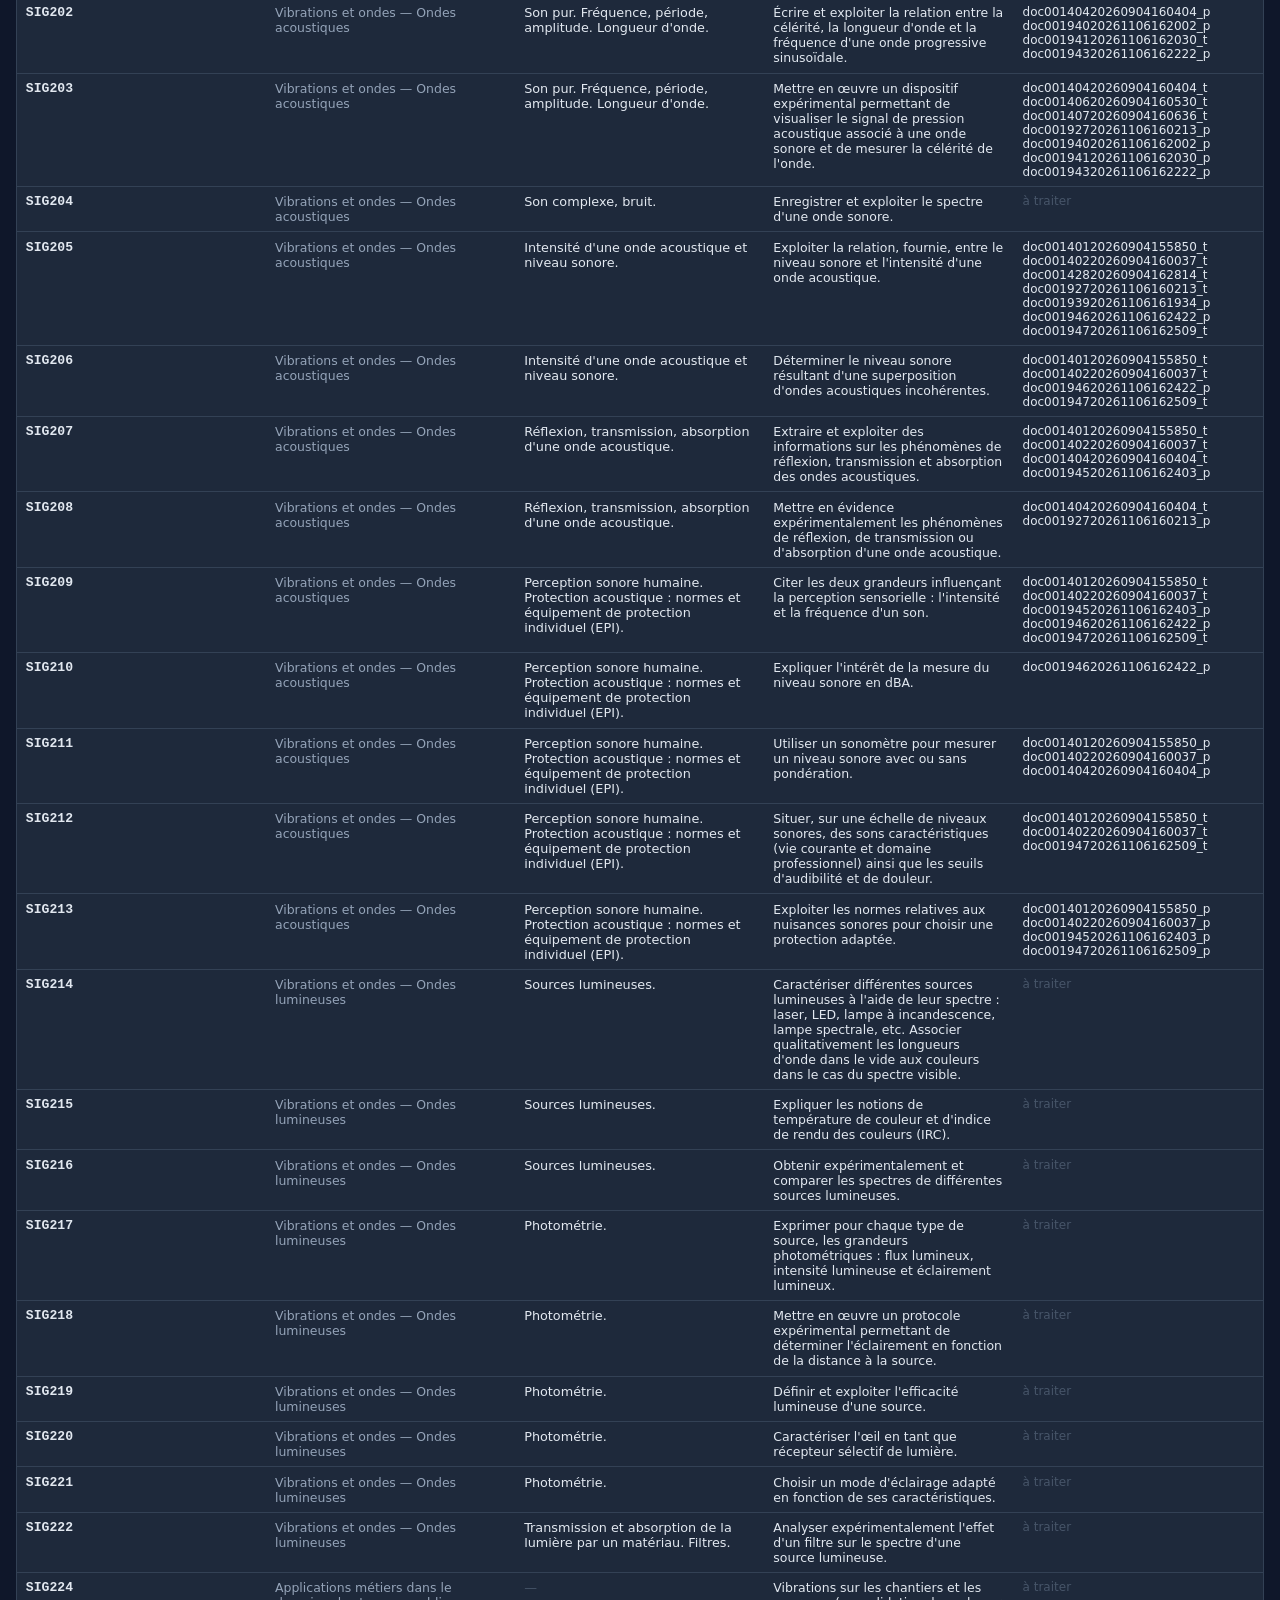
<file: html/bts-tp-physique-chimie-bilan-de-l-année_2025-2026_v2.html>
<html lang="fr">
<head>
	<meta charset="UTF-8">
	<meta name="viewport" content="width=device-width, initial-scale=1.0">
	<title>BTS TP — physique-chimie : bilan de l'année</title>
	<style>
  :root {
    font-family: Inter, system-ui, sans-serif;
    --bg: #f8fafc; --fg: #111827; --muted: #6b7280; --border: #e2e8f0;
    --panel: #ffffff; --thead: #f1f5f9; --dom-bg: #e0e7ff; --dom-fg: #3730a3;
    --input-bg: #ffffff; --btn-bg: #ffffff; --btn-on: #1d4ed8; --empty: #cbd5e1;
  }
  body.dark {
    --bg: #0f172a; --fg: #e2e8f0; --muted: #94a3b8; --border: #334155;
    --panel: #1e293b; --thead: #0f172a; --dom-bg: #312e81; --dom-fg: #c7d2fe;
    --input-bg: #1e293b; --btn-bg: #1e293b; --btn-on: #3b82f6; --empty: #475569;
  }
  body { margin: 0; padding: 1rem; background: var(--bg); color: var(--fg); }
  h1 { font-size: 1.3rem; margin: 0 0 .2rem; }
  .sub { color: var(--muted); font-size: .85rem; margin-bottom: .8rem; padding-right: 3rem; }
  #search { width: 320px; max-width: 100%; padding: .45rem .7rem; border: 1px solid var(--border); border-radius: 8px; margin-bottom: .6rem; background: var(--input-bg); color: var(--fg); }
  .filters { display: flex; flex-wrap: wrap; gap: .35rem; margin-bottom: .9rem; }
  .filters button { border: 1px solid var(--border); background: var(--btn-bg); color: var(--fg); border-radius: 999px; padding: .25rem .7rem; font-size: .8rem; cursor: pointer; }
  .filters button.on { background: var(--btn-on); border-color: var(--btn-on); color: #fff; }
  #count { font-size: .8rem; color: var(--muted); margin-bottom: .5rem; }
  #themeBtn { position: fixed; top: .6rem; right: .8rem; z-index: 10; border: 1px solid var(--border); background: var(--btn-bg); color: var(--fg); border-radius: 999px; padding: .3rem .7rem; font-size: 1rem; cursor: pointer; }
  .tblwrap { border: 1px solid var(--border); border-radius: 10px; background: var(--panel); }
  table { border-collapse: collapse; width: 100%; font-size: .82rem; table-layout: fixed; }
  th, td { border-bottom: 1px solid var(--border); padding: .45rem .55rem; text-align: left; vertical-align: top; overflow-wrap: break-word; word-break: break-word; }
  th { position: sticky; top: 0; background: var(--thead); z-index: 3; font-size: .78rem; }
  tr.dom td { background: var(--dom-bg); font-weight: 700; color: var(--dom-fg); position: sticky; top: 38px; z-index: 2; }
  tr[id] { scroll-margin-top: 90px; }
  td.id { font-family: ui-monospace, monospace; font-weight: 600; }
  td.mod { color: var(--muted); font-size: .78rem; }
  td.cap { font-size: .8rem; }
  td.conn { font-size: .78rem; }
  td.res { font-size: .75rem; }
  .ref { display: inline-block; border-radius: 999px; padding: .1rem .5rem; font-size: .72rem; font-weight: 600; margin: 1px; white-space: nowrap; }
  .r-cap { background: #fef3c7; color: #92400e; }
  .r-2de { background: #dcfce7; color: #166534; }
  .r-1re { background: #dbeafe; color: #1e40af; }
  .r-tle { background: #ede9fe; color: #5b21b6; }
  .r-bts { background: #fce7f3; color: #9d174d; }
  .r-c3 { background: #ffedd5; color: #9a3412; }
  .r-c4 { background: #ccfbf1; color: #0f766e; }
  a.badge { display: inline-block; border-radius: 6px; padding: .08rem .35rem; font-size: .68rem; font-weight: 700; margin: 1px; text-decoration: none; background: #e0f2fe; color: #0369a1; border: 1px solid #bae6fd; }
  a.badge.lls { background: #dcfce7; color: #166534; border-color: #bbf7d0; }
  a.badge.phet { background: #f3e8ff; color: #6b21a8; border-color: #e9d5ff; }
  a.badge.edu { background: #fef3c7; color: #92400e; border-color: #fde68a; }
  a.badge.un { background: #cffafe; color: #0e7490; border-color: #a5f3fc; }
  a.badge.fg { background: #d9f99d; color: #3f6212; border-color: #bef264; }
  body.dark a.badge.fg { background: #1a2e05; color: #d9f99d; border-color: #3f6212; }
  a.badge.iam { background: #fce7f3; color: #9d174d; border-color: #fbcfe8; }
  body.dark a.badge.un { background: #083344; color: #a5f3fc; border-color: #0e7490; }
  body.dark a.badge.iam { background: #500724; color: #fbcfe8; border-color: #9d174d; }
  body.dark a.badge.edu { background: #451a03; color: #fde68a; border-color: #92400e; }
  body.dark a.badge.phet { background: #3b0764; color: #e9d5ff; border-color: #6b21a8; }
  body.dark a.badge.lls { background: #14532d; color: #bbf7d0; border-color: #166534; }
  body.dark a.badge { background: #164e63; color: #bae6fd; border-color: #155e75; }
  a.pre { display: inline-block; font-family: ui-monospace, monospace; font-size: .66rem; font-weight: 600; color: #0369a1; background: #f1f5f9; border: 1px solid #cbd5e1; border-radius: 6px; padding: .05rem .3rem; margin: 1px; text-decoration: none; white-space: nowrap; }
  body.dark a.pre { background: #1e293b; color: #93c5fd; border-color: #334155; }
  .empty { color: var(--empty); }
  .legend { font-size: .75rem; color: var(--muted); margin-top: .6rem; }
	</style>
</head>

<body class="dark">
	<button id="themeBtn" title="Basculer clair / sombre">☀️</button>
	<h1>🧪 BTS TP — physique-chimie : bilan de l'année</h1>

	<div class="tblwrap">
		<table id="tbl">
			<thead>
				<tr><th>ID</th><th>Module</th><th>Capacités</th><th>Connaissances</th><th>Statut</th>
				</tr></thead>
			<tbody id="tbody">
				<tr class="dom">
					<td colspan="5">📘 Mesures et incertitudes</td>
				</tr>
				<tr id="MEI6">
					<td class="id">MEI6</td>
					<td class="mod">Mesures et incertitudes</td>
					<td class="cap">Variabilité de la mesure d'une grandeur physique.</td>
					<td class="conn">Exploiter une série de mesures indépendantes d'une grandeur physique : histogramme, moyenne et écart-type.</td>
					<td class="res stat" id="st-MEI6"><span class="empty">à traiter</span></td>
				</tr>
				<tr id="MEI7">
					<td class="id">MEI7</td>
					<td class="mod">Mesures et incertitudes</td>
					<td class="cap">Variabilité de la mesure d'une grandeur physique.</td>
					<td class="conn">Discuter de l'influence de l'instrument de mesure et du protocole.</td>
					<td class="res stat" id="st-MEI7"><span class="empty">à traiter</span></td>
				</tr>
				<tr id="MEI8">
					<td class="id">MEI8</td>
					<td class="mod">Mesures et incertitudes</td>
					<td class="cap">Variabilité de la mesure d'une grandeur physique.</td>
					<td class="conn">Évaluer qualitativement la dispersion d'une série de mesures indépendantes.</td>
					<td class="res stat" id="st-MEI8"><span class="empty">à traiter</span></td>
				</tr>
				<tr id="MEI9">
					<td class="id">MEI9</td>
					<td class="mod">Mesures et incertitudes</td>
					<td class="cap">Incertitude-type.</td>
					<td class="conn">Définir qualitativement une incertitude-type.</td>
					<td class="res stat" id="st-MEI9"><span class="empty">à traiter</span></td>
				</tr>
				<tr id="MEI10">
					<td class="id">MEI10</td>
					<td class="mod">Mesures et incertitudes</td>
					<td class="cap">Incertitude-type.</td>
					<td class="conn">Procéder à l'évaluation d'une incertitude-type par une approche statistique (évaluation de type A).</td>
					<td class="res stat" id="st-MEI10"><span class="empty">à traiter</span></td>
				</tr>
				<tr id="MEI11">
					<td class="id">MEI11</td>
					<td class="mod">Mesures et incertitudes</td>
					<td class="cap">Incertitude-type.</td>
					<td class="conn">Procéder à l'évaluation d'une incertitude-type par une autre approche que statistique (évaluation de type B).</td>
					<td class="res stat" id="st-MEI11"><span class="empty">à traiter</span></td>
				</tr>
				<tr id="MEI12">
					<td class="id">MEI12</td>
					<td class="mod">Mesures et incertitudes</td>
					<td class="cap">Incertitudes-types composées.</td>
					<td class="conn">Évaluer l'incertitude-type d'une grandeur s'exprimant en fonction d'autres grandeurs, dont les incertitudes-types sont connues, à l'aide d'une formule fournie.</td>
					<td class="res stat" id="st-MEI12"><span class="empty">à traiter</span></td>
				</tr>
				<tr id="MEI13">
					<td class="id">MEI13</td>
					<td class="mod">Mesures et incertitudes</td>
					<td class="cap">Écriture du résultat d'une mesure.</td>
					<td class="conn">Écrire, avec un nombre adapté de chiffres significatifs, le résultat d'une mesure.</td>
					<td class="res stat" id="st-MEI13"><span class="empty">à traiter</span></td>
				</tr>
				<tr id="MEI14">
					<td class="id">MEI14</td>
					<td class="mod">Mesures et incertitudes</td>
					<td class="cap">Comparaison de deux valeurs ; écart normalisé.</td>
					<td class="conn">Comparer deux valeurs dont les incertitudes-types sont connues à l'aide de leur écart normalisé.</td>
					<td class="res stat" id="st-MEI14"><span class="empty">à traiter</span></td>
				</tr>
				<tr class="dom">
					<td colspan="5">📘 Électricité</td>
				</tr>
				<tr id="ELE61">
					<td class="id">ELE61</td>
					<td class="mod">Électricité</td>
					<td class="cap">Intensité, tension.</td>
					<td class="conn">Distinguer grandeurs continues et grandeurs alternatives.</td>
					<td class="res stat" id="st-ELE61">doc00140020260904155747_t doc00141220260904161041_t doc00142920260904163015_p doc00192320261106155709_t doc00192520261106155809_t doc00192920261106160545_p doc00193520261106161409_t</td>
				</tr>
				<tr id="ELE62">
					<td class="id">ELE62</td>
					<td class="mod">Électricité</td>
					<td class="cap">Intensité, tension.</td>
					<td class="conn">Distinguer, pour un signal sinusoïdal, grandeurs efficaces et grandeurs crêtes.</td>
					<td class="res stat" id="st-ELE62"><span class="empty">à traiter</span></td>
				</tr>
				<tr id="ELE63">
					<td class="id">ELE63</td>
					<td class="mod">Électricité</td>
					<td class="cap">Intensité, tension.</td>
					<td class="conn">Identifier les domaines de tensions (TBT, BT, HTA et HTB) en régime continu et en régime alternatif.</td>
					<td class="res stat" id="st-ELE63"><span class="empty">à traiter</span></td>
				</tr>
				<tr id="ELE64">
					<td class="id">ELE64</td>
					<td class="mod">Électricité</td>
					<td class="cap">Intensité, tension.</td>
					<td class="conn">Mettre en œuvre un système d'acquisition de données pour obtenir une représentation temporelle de grandeurs électriques.</td>
					<td class="res stat" id="st-ELE64"><span class="empty">à traiter</span></td>
				</tr>
				<tr id="ELE65">
					<td class="id">ELE65</td>
					<td class="mod">Électricité</td>
					<td class="cap">Intensité, tension.</td>
					<td class="conn">Proposer un protocole expérimental pour mesurer, en respectant les règles de sécurité, une tension électrique ou une intensité électrique dans un circuit en régime continu et dans un circuit en régime alternatif.</td>
					<td class="res stat" id="st-ELE65">doc00140020260904155747_t doc00140420260904160404_t doc00141220260904161041_t doc00142820260904162814_t doc00192320261106155709_t doc00192520261106155809_t doc00192720261106160213_t doc00192920261106160545_p doc00193520261106161409_t</td>
				</tr>
				<tr id="ELE66">
					<td class="id">ELE66</td>
					<td class="mod">Électricité</td>
					<td class="cap">Puissance électrique en régime continu et en régime sinusoïdal.</td>
					<td class="conn">Décrire et caractériser l'effet Joule.</td>
					<td class="res stat" id="st-ELE66">doc00140020260904155747_p doc00192420261106155809_p</td>
				</tr>
				<tr id="ELE67">
					<td class="id">ELE67</td>
					<td class="mod">Électricité</td>
					<td class="cap">Puissance électrique en régime continu et en régime sinusoïdal.</td>
					<td class="conn">Distinguer pour le régime sinusoïdal les divers types de puissances électriques : instantanée, active et apparente.</td>
					<td class="res stat" id="st-ELE67"><span class="empty">à traiter</span></td>
				</tr>
				<tr id="ELE68">
					<td class="id">ELE68</td>
					<td class="mod">Électricité</td>
					<td class="cap">Puissance électrique en régime continu et en régime sinusoïdal.</td>
					<td class="conn">Calculer une puissance électrique reçue par un récepteur.</td>
					<td class="res stat" id="st-ELE68">doc00140020260904155747_t doc00141220260904161041_t doc00141320260904161104_t doc00142620260904162456_t doc00142720260904162525_v2_t doc00142820260904162814_t doc00142920260904163015_p doc00192320261106155709_t doc00192520261106155809_t doc00192720261106160213_t doc00192920261106160545_p doc00193020261106160724_t doc00193120261106160857_p doc00193220261106160924_p doc00193520261106161409_t doc00193620261106161457_t</td>
				</tr>
				<tr id="ELE69">
					<td class="id">ELE69</td>
					<td class="mod">Électricité</td>
					<td class="cap">Puissance électrique en régime continu et en régime sinusoïdal.</td>
					<td class="conn">Mesurer une puissance électrique en régime continu ou en régime sinusoïdal.</td>
					<td class="res stat" id="st-ELE69">doc00140020260904155747_p doc00141220260904161041_p doc00141320260904161104_t doc00142620260904162456_t doc00142720260904162525_v2_t doc00192320261106155709_p doc00192520261106155809_p doc00193620261106161457_t</td>
				</tr>
				<tr id="ELE70">
					<td class="id">ELE70</td>
					<td class="mod">Électricité</td>
					<td class="cap">Puissance électrique en régime continu et en régime sinusoïdal.</td>
					<td class="conn">Établir un bilan de puissance pour un circuit à une seule maille.</td>
					<td class="res stat" id="st-ELE70">doc00141220260904161041_p doc00142620260904162456_t doc00142720260904162525_v2_p doc00192320261106155709_t doc00193020261106160724_p doc00193120261106160857_p doc00193220261106160924_p doc00193620261106161457_t</td>
				</tr>
				<tr id="ELE71">
					<td class="id">ELE71</td>
					<td class="mod">Électricité</td>
					<td class="cap">Puissance électrique en régime continu et en régime sinusoïdal.</td>
					<td class="conn">Mettre en œuvre un protocole permettant de discuter un bilan de puissance pour un dispositif simple en régime continu ou en régime sinusoïdal.</td>
					<td class="res stat" id="st-ELE71"><span class="empty">à traiter</span></td>
				</tr>
				<tr id="ELE72">
					<td class="id">ELE72</td>
					<td class="mod">Électricité</td>
					<td class="cap">Sécurité électrique, risques et protection du matériel et des personnes.</td>
					<td class="conn">Extraire et exploiter les informations sur les effets physiologiques du courant électrique.</td>
					<td class="res stat" id="st-ELE72">doc00142620260904162456_t doc00142720260904162525_v2_t doc00192420261106155809_t doc00193620261106161457_t</td>
				</tr>
				<tr id="ELE73">
					<td class="id">ELE73</td>
					<td class="mod">Électricité</td>
					<td class="cap">Sécurité électrique, risques et protection du matériel et des personnes.</td>
					<td class="conn">Citer et définir les principales causes des risques électriques (par contact, par arc électrique, par court-circuit) et des conséquences (électrisation, électrocution, incendie, explosion).</td>
					<td class="res stat" id="st-ELE73">doc00142620260904162456_p doc00142720260904162525_v2_p doc00192420261106155809_t doc00193620261106161457_p</td>
				</tr>
				<tr id="ELE74">
					<td class="id">ELE74</td>
					<td class="mod">Électricité</td>
					<td class="cap">Sécurité électrique, risques et protection du matériel et des personnes.</td>
					<td class="conn">Identifier les situations de risque électrique.</td>
					<td class="res stat" id="st-ELE74"><span class="empty">à traiter</span></td>
				</tr>
				<tr id="ELE75">
					<td class="id">ELE75</td>
					<td class="mod">Électricité</td>
					<td class="cap">Sécurité électrique, risques et protection du matériel et des personnes.</td>
					<td class="conn">Justifier la présence et les caractéristiques des dispositifs permettant d'assurer la protection des matériels et des personnes (coupe-circuit, fusible, disjoncteur, disjoncteur différentiel, mise à la terre).</td>
					<td class="res stat" id="st-ELE75">doc00141220260904161041_t doc00142620260904162456_t doc00142720260904162525_v2_t doc00192320261106155709_t doc00192420261106155809_t doc00193520261106161409_t doc00193620261106161457_t</td>
				</tr>
				<tr id="ELE76">
					<td class="id">ELE76</td>
					<td class="mod">Électricité</td>
					<td class="cap">Sécurité électrique, risques et protection du matériel et des personnes.</td>
					<td class="conn">Mettre en œuvre un protocole permettant de montrer l'intérêt d'un dispositif de protection électrique.</td>
					<td class="res stat" id="st-ELE76"><span class="empty">à traiter</span></td>
				</tr>
				<tr id="ELE81">
					<td class="id">ELE81</td>
					<td class="mod">Applications métiers dans le domaine des travaux publics</td>
					<td class="cap"><span class="empty">—</span></td>
					<td class="conn">Utilisation de matériels électriques sur les chantiers.</td>
					<td class="res stat" id="st-ELE81"><span class="empty">à traiter</span></td>
				</tr>
				<tr id="ELE82">
					<td class="id">ELE82</td>
					<td class="mod">Applications métiers dans le domaine des travaux publics</td>
					<td class="cap"><span class="empty">—</span></td>
					<td class="conn">Prévention du risque électrique en raison des dangers des arcs électriques aériens ou souterrains, des lignes électriques, etc.</td>
					<td class="res stat" id="st-ELE82"><span class="empty">à traiter</span></td>
				</tr>
				<tr id="ELE83">
					<td class="id">ELE83</td>
					<td class="mod">Applications métiers dans le domaine des travaux publics</td>
					<td class="cap"><span class="empty">—</span></td>
					<td class="conn">Opérations sur ou à proximité des installations électriques selon le niveau d'habilitation électrique.</td>
					<td class="res stat" id="st-ELE83"><span class="empty">à traiter</span></td>
				</tr>
				<tr class="dom">
					<td colspan="5">📘 Mécanique</td>
				</tr>
				<tr id="MEC73">
					<td class="id">MEC73</td>
					<td class="mod">Mécanique du solide — Cinématique</td>
					<td class="cap">Référentiel. Caractère relatif du mouvement. Description du mouvement d'un solide dans deux cas particuliers : la translation, la rotation autour d'un axe fixe.</td>
					<td class="conn">Caractériser le référentiel choisi pour l'étude d'un mouvement.</td>
					<td class="res stat" id="st-MEC73"><span class="empty">à traiter</span></td>
				</tr>
				<tr id="MEC74">
					<td class="id">MEC74</td>
					<td class="mod">Mécanique du solide — Cinématique</td>
					<td class="cap">Référentiel. Caractère relatif du mouvement. Description du mouvement d'un solide dans deux cas particuliers : la translation, la rotation autour d'un axe fixe.</td>
					<td class="conn">Reconnaître et décrire, avec les grandeurs cinématiques adaptées, une translation rectiligne, une translation circulaire, une rotation autour d'un axe fixe d'un solide.</td>
					<td class="res stat" id="st-MEC74"><span class="empty">à traiter</span></td>
				</tr>
				<tr id="MEC75">
					<td class="id">MEC75</td>
					<td class="mod">Mécanique du solide — Cinématique</td>
					<td class="cap">Référentiel. Caractère relatif du mouvement. Description du mouvement d'un solide dans deux cas particuliers : la translation, la rotation autour d'un axe fixe.</td>
					<td class="conn">Définir la vitesse angulaire de rotation et la relier à la fréquence de rotation.</td>
					<td class="res stat" id="st-MEC75"><span class="empty">à traiter</span></td>
				</tr>
				<tr id="MEC76">
					<td class="id">MEC76</td>
					<td class="mod">Mécanique du solide — Cinématique</td>
					<td class="cap">Référentiel. Caractère relatif du mouvement. Description du mouvement d'un solide dans deux cas particuliers : la translation, la rotation autour d'un axe fixe.</td>
					<td class="conn">Exprimer la vitesse d'un point d'un solide en rotation autour d'un axe fixe en fonction de sa distance à l'axe et de la vitesse angulaire.</td>
					<td class="res stat" id="st-MEC76"><span class="empty">à traiter</span></td>
				</tr>
				<tr id="MEC77">
					<td class="id">MEC77</td>
					<td class="mod">Mécanique du solide — Cinématique</td>
					<td class="cap">Référentiel. Caractère relatif du mouvement. Description du mouvement d'un solide dans deux cas particuliers : la translation, la rotation autour d'un axe fixe.</td>
					<td class="conn">Mettre en œuvre un dispositif expérimental permettant de collecter et d'exploiter des données sur un mouvement.</td>
					<td class="res stat" id="st-MEC77"><span class="empty">à traiter</span></td>
				</tr>
				<tr id="MEC78">
					<td class="id">MEC78</td>
					<td class="mod">Mécanique du solide — Statique et dynamique</td>
					<td class="cap">Actions mécaniques sur un système. Force résultante et moment. Couple.</td>
					<td class="conn">Dresser un bilan d'actions sur un système mécanique simple.</td>
					<td class="res stat" id="st-MEC78"><span class="empty">à traiter</span></td>
				</tr>
				<tr id="MEC79">
					<td class="id">MEC79</td>
					<td class="mod">Mécanique du solide — Statique et dynamique</td>
					<td class="cap">Actions mécaniques sur un système. Force résultante et moment. Couple.</td>
					<td class="conn">Représenter un ensemble d'actions mécaniques par une force résultante et un moment en un point.</td>
					<td class="res stat" id="st-MEC79"><span class="empty">à traiter</span></td>
				</tr>
				<tr id="MEC80">
					<td class="id">MEC80</td>
					<td class="mod">Mécanique du solide — Statique et dynamique</td>
					<td class="cap">Actions mécaniques sur un système. Force résultante et moment. Couple.</td>
					<td class="conn">Établir l'expression du moment d'une force par rapport à un axe orienté en utilisant la notion de bras de levier.</td>
					<td class="res stat" id="st-MEC80"><span class="empty">à traiter</span></td>
				</tr>
				<tr id="MEC81">
					<td class="id">MEC81</td>
					<td class="mod">Mécanique du solide — Statique et dynamique</td>
					<td class="cap">Actions mécaniques sur un système. Force résultante et moment. Couple.</td>
					<td class="conn">Définir un couple.</td>
					<td class="res stat" id="st-MEC81"><span class="empty">à traiter</span></td>
				</tr>
				<tr id="MEC82">
					<td class="id">MEC82</td>
					<td class="mod">Mécanique du solide — Statique et dynamique</td>
					<td class="cap">Référentiel galiléen. Principe de l'inertie. Principe fondamental de la dynamique.</td>
					<td class="conn">Discuter qualitativement du caractère galiléen d'un référentiel pour une situation donnée.</td>
					<td class="res stat" id="st-MEC82"><span class="empty">à traiter</span></td>
				</tr>
				<tr id="MEC83">
					<td class="id">MEC83</td>
					<td class="mod">Mécanique du solide — Statique et dynamique</td>
					<td class="cap">Référentiel galiléen. Principe de l'inertie. Principe fondamental de la dynamique.</td>
					<td class="conn">Écrire et appliquer le principe fondamental de la dynamique pour un solide en mouvement de translation, uniforme ou uniformément accéléré.</td>
					<td class="res stat" id="st-MEC83"><span class="empty">à traiter</span></td>
				</tr>
				<tr id="MEC84">
					<td class="id">MEC84</td>
					<td class="mod">Mécanique du solide — Statique et dynamique</td>
					<td class="cap">Référentiel galiléen. Principe de l'inertie. Principe fondamental de la dynamique.</td>
					<td class="conn">Écrire et appliquer le principe fondamental de la dynamique pour un solide en mouvement de rotation autour d'un axe fixe, uniforme ou uniformément accéléré, l'expression du moment cinétique étant fournie.</td>
					<td class="res stat" id="st-MEC84"><span class="empty">à traiter</span></td>
				</tr>
				<tr id="MEC85">
					<td class="id">MEC85</td>
					<td class="mod">Mécanique du solide — Statique et dynamique</td>
					<td class="cap">Référentiel galiléen. Principe de l'inertie. Principe fondamental de la dynamique.</td>
					<td class="conn">Réaliser une étude expérimentale exploitant le principe fondamental de la dynamique.</td>
					<td class="res stat" id="st-MEC85"><span class="empty">à traiter</span></td>
				</tr>
				<tr id="MEC86">
					<td class="id">MEC86</td>
					<td class="mod">Mécanique du solide — Statique et dynamique</td>
					<td class="cap">Conditions d'équilibre d'un solide.</td>
					<td class="conn">Écrire et exploiter les conditions nécessaires à l'équilibre d'un solide soumis à trois forces au maximum.</td>
					<td class="res stat" id="st-MEC86"><span class="empty">à traiter</span></td>
				</tr>
				<tr id="MEC87">
					<td class="id">MEC87</td>
					<td class="mod">Mécanique du solide — Statique et dynamique</td>
					<td class="cap">Conditions d'équilibre d'un solide.</td>
					<td class="conn">Discuter expérimentalement les conditions d'équilibre d'un solide.</td>
					<td class="res stat" id="st-MEC87"><span class="empty">à traiter</span></td>
				</tr>
				<tr id="MEC88">
					<td class="id">MEC88</td>
					<td class="mod">Mécanique du solide — Statique et dynamique</td>
					<td class="cap">Effet centrifuge.</td>
					<td class="conn">Mettre en œuvre un dispositif expérimental pour décrire et interpréter l'effet centrifuge : caractère centrifuge de la force d'inertie d'entraînement dans le cas d'un référentiel en rotation uniforme autour d'un axe fixe par rapport à un référentiel galiléen.</td>
					<td class="res stat" id="st-MEC88"><span class="empty">à traiter</span></td>
				</tr>
				<tr id="MEC89">
					<td class="id">MEC89</td>
					<td class="mod">Applications métiers dans le domaine des travaux publics</td>
					<td class="cap"><span class="empty">—</span></td>
					<td class="conn">Forces appliquées ou réparties sur des solides (volumiques, surfaciques, linéiques, ponctuelles).</td>
					<td class="res stat" id="st-MEC89"><span class="empty">à traiter</span></td>
				</tr>
				<tr id="MEC90">
					<td class="id">MEC90</td>
					<td class="mod">Applications métiers dans le domaine des travaux publics</td>
					<td class="cap"><span class="empty">—</span></td>
					<td class="conn">Efforts sur les piles de ponts, les glissières de sécurité, les pare-avalanches, etc.</td>
					<td class="res stat" id="st-MEC90"><span class="empty">à traiter</span></td>
				</tr>
				<tr id="MEC91">
					<td class="id">MEC91</td>
					<td class="mod">Applications métiers dans le domaine des travaux publics</td>
					<td class="cap"><span class="empty">—</span></td>
					<td class="conn">Effets mécaniques provoqués par les mouvements sur les véhicules ou les ouvrages tel l'effet centrifuge.</td>
					<td class="res stat" id="st-MEC91"><span class="empty">à traiter</span></td>
				</tr>
				<tr id="MEC92">
					<td class="id">MEC92</td>
					<td class="mod">Applications métiers dans le domaine des travaux publics</td>
					<td class="cap"><span class="empty">—</span></td>
					<td class="conn">Dimensionnements des chaussées (dévers).</td>
					<td class="res stat" id="st-MEC92"><span class="empty">à traiter</span></td>
				</tr>
				<tr class="dom">
					<td colspan="5">📘 Mécanique des fluides</td>
				</tr>
				<tr id="MEF1">
					<td class="id">MEF1</td>
					<td class="mod">Mécanique des fluides — Statique des fluides</td>
					<td class="cap">Pression dans un fluide, force pressante.</td>
					<td class="conn">Définir la pression au sein d'un fluide et l'exprimer dans les unités usuelles.</td>
					<td class="res stat" id="st-MEF1">doc00140420260904160404_p doc00142820260904162814_p doc00190720261106153852_p doc00191120261106154413_t doc00141420260904161137_t doc00141520260904161214_t doc00141620260904161328_v2_p doc00141820260904161458_t doc00141920260904161544_t doc00142120260904161735_t doc00142020260904161610_v2_p doc00142520260904162328_v2_t doc00191220261106154538_v2_t doc00191520261106154835_v2_t doc00191620261106154949_t doc00191720261106155050_p doc00192020261106155510_p doc00192120261106155556_p doc00192720261106160213_p doc00192820261106160400_t</td>
				</tr>
				<tr id="MEF2">
					<td class="id">MEF2</td>
					<td class="mod">Mécanique des fluides — Statique des fluides</td>
					<td class="cap">Pression dans un fluide, force pressante.</td>
					<td class="conn">Relier pression et force pressante.</td>
					<td class="res stat" id="st-MEF2">doc00142520260904162328_v2_p doc00142820260904162814_p doc00190720261106153852_p doc00191120261106154413_t doc00141420260904161137_t doc00141520260904161214_t doc00141620260904161328_v2_p doc00141820260904161458_t doc00141920260904161544_t doc00142120260904161735_t doc00142020260904161610_v2_p doc00191220261106154538_v2_p doc00191520261106154835_v2_p doc00191620261106154949_t doc00191720261106155050_p doc00192020261106155510_p doc00192720261106160213_p doc00192820261106160400_t</td>
				</tr>
				<tr id="MEF5">
					<td class="id">MEF5</td>
					<td class="mod">Mécanique des fluides — Statique des fluides</td>
					<td class="cap">l'hydrostatique.</td>
					<td class="conn">Réaliser une étude expérimentale exploitant la relation fondamentale de la statique des fluides.</td>
					<td class="res stat" id="st-MEF5">doc00140420260904160404_t doc00141420260904161137_t doc00141520260904161214_t doc00141620260904161328_v2_t doc00141720260904161428_p doc00141820260904161458_t doc00142020260904161610_v2_p doc00142520260904162328_v2_t doc00191220261106154538_v2_p doc00191420261106154752_p doc00191520261106154835_v2_t doc00191620261106154949_t doc00191720261106155050_t doc00192120261106155556_p doc00192820261106160400_t</td>
				</tr>
				<tr id="MEF6">
					<td class="id">MEF6</td>
					<td class="mod">Mécanique des fluides — Statique des fluides</td>
					<td class="cap">Théorème de Pascal.</td>
					<td class="conn">Appliquer le principe de transmission de la pression par un fluide incompressible.</td>
					<td class="res stat" id="st-MEF6">doc00141420260904161137_t doc00141520260904161214_t doc00141620260904161328_v2_p doc00192820261106160400_t</td>
				</tr>
				<tr id="MEF7">
					<td class="id">MEF7</td>
					<td class="mod">Mécanique des fluides — Statique des fluides</td>
					<td class="cap">Théorème de Pascal.</td>
					<td class="conn">Citer une application du principe de transmission de la pression par un fluide incompressible.</td>
					<td class="res stat" id="st-MEF7">doc00141420260904161137_t doc00141520260904161214_t doc00141620260904161328_v2_p doc00192820261106160400_t</td>
				</tr>
				<tr id="MEF8">
					<td class="id">MEF8</td>
					<td class="mod">Mécanique des fluides — Statique des fluides</td>
					<td class="cap">Poussée d'Archimède.</td>
					<td class="conn">Exploiter l'expression de la poussée d'Archimède.</td>
					<td class="res stat" id="st-MEF8">doc00140420260904160404_t doc00141420260904161137_t doc00141520260904161214_t doc00141620260904161328_v2_t doc00142820260904162814_t doc00191620261106154949_t doc00191820261106155146_v2_t doc00191920261106155252-v2_t doc00192720261106160213_t doc00192820261106160400_t</td>
				</tr>
				<tr id="MEF9">
					<td class="id">MEF9</td>
					<td class="mod">Mécanique des fluides — Statique des fluides</td>
					<td class="cap">Poussée d'Archimède.</td>
					<td class="conn">Mettre en œuvre un dispositif expérimental permettant d'exploiter l'expression de la poussée d'Archimède.</td>
					<td class="res stat" id="st-MEF9">doc00140420260904160404_t doc00141420260904161137_p doc00141520260904161214_p doc00191820261106155146_v2_t doc00191920261106155252-v2_t doc00192720261106160213_p doc00192820261106160400_p</td>
				</tr>
				<tr id="MEF10">
					<td class="id">MEF10</td>
					<td class="mod">Mécanique des fluides — Tension superficielle et capillarité</td>
					<td class="cap">Tension superficielle et capillarité.</td>
					<td class="conn">Citer des applications de la tension superficielle dans le domaine professionnel.</td>
					<td class="res stat" id="st-MEF10"><span class="empty">à traiter</span></td>
				</tr>
				<tr id="MEF11">
					<td class="id">MEF11</td>
					<td class="mod">Mécanique des fluides — Tension superficielle et capillarité</td>
					<td class="cap">Tension superficielle et capillarité.</td>
					<td class="conn">Mettre en œuvre un dispositif expérimental visant à étudier les phénomènes de capillarité et leurs conséquences sur les matériaux poreux.</td>
					<td class="res stat" id="st-MEF11"><span class="empty">à traiter</span></td>
				</tr>
				<tr id="MEF12">
					<td class="id">MEF12</td>
					<td class="mod">Mécanique des fluides — Dynamique des fluides incompressibles</td>
					<td class="cap">Débit massique et débit volumique.</td>
					<td class="conn">Calculer un débit massique ou volumique.</td>
					<td class="res stat" id="st-MEF12"><span class="empty">à traiter</span></td>
				</tr>
				<tr id="MEF13">
					<td class="id">MEF13</td>
					<td class="mod">Mécanique des fluides — Dynamique des fluides incompressibles</td>
					<td class="cap">Conservation du débit.</td>
					<td class="conn">Exploiter la conservation d'un débit afin de déterminer la vitesse d'un fluide.</td>
					<td class="res stat" id="st-MEF13"><span class="empty">à traiter</span></td>
				</tr>
				<tr id="MEF14">
					<td class="id">MEF14</td>
					<td class="mod">Mécanique des fluides — Dynamique des fluides incompressibles</td>
					<td class="cap">Conservation de l'énergie, relation de Bernoulli.</td>
					<td class="conn">Exploiter une relation de Bernoulli fournie dans le cas de l'écoulement permanent d'un fluide parfait.</td>
					<td class="res stat" id="st-MEF14"><span class="empty">à traiter</span></td>
				</tr>
				<tr id="MEF15">
					<td class="id">MEF15</td>
					<td class="mod">Mécanique des fluides — Dynamique des fluides incompressibles</td>
					<td class="cap">Conservation de l'énergie, relation de Bernoulli.</td>
					<td class="conn">Réaliser une étude expérimentale de l'écoulement permanent d'un fluide faisant appel à une relation de Bernoulli.</td>
					<td class="res stat" id="st-MEF15"><span class="empty">à traiter</span></td>
				</tr>
				<tr id="MEF16">
					<td class="id">MEF16</td>
					<td class="mod">Mécanique des fluides — Dynamique des fluides incompressibles</td>
					<td class="cap">Viscosité.</td>
					<td class="conn">Citer les conséquences principales du phénomène de viscosité dans les écoulements.</td>
					<td class="res stat" id="st-MEF16"><span class="empty">à traiter</span></td>
				</tr>
				<tr id="MEF17">
					<td class="id">MEF17</td>
					<td class="mod">Mécanique des fluides — Dynamique des fluides incompressibles</td>
					<td class="cap">Viscosité.</td>
					<td class="conn">Mettre en œuvre un dispositif expérimental visant à mesurer la viscosité d'un fluide.</td>
					<td class="res stat" id="st-MEF17"><span class="empty">à traiter</span></td>
				</tr>
				<tr id="MEF18">
					<td class="id">MEF18</td>
					<td class="mod">Mécanique des fluides — Dynamique des fluides incompressibles</td>
					<td class="cap">Nombre de Reynolds. Régimes laminaire et turbulent.</td>
					<td class="conn">Identifier le type laminaire ou turbulent du régime d'un écoulement, l'expression du nombre de Reynolds étant donnée.</td>
					<td class="res stat" id="st-MEF18"><span class="empty">à traiter</span></td>
				</tr>
				<tr id="MEF19">
					<td class="id">MEF19</td>
					<td class="mod">Mécanique des fluides — Dynamique des fluides incompressibles</td>
					<td class="cap">Perte de charge en régime laminaire.</td>
					<td class="conn">Citer les différents types de pertes de charge.</td>
					<td class="res stat" id="st-MEF19"><span class="empty">à traiter</span></td>
				</tr>
				<tr id="MEF20">
					<td class="id">MEF20</td>
					<td class="mod">Mécanique des fluides — Dynamique des fluides incompressibles</td>
					<td class="cap">Perte de charge en régime laminaire.</td>
					<td class="conn">Exploiter des données pour déterminer la valeur des pertes de charge en fonction du débit et de la géométrie du circuit.</td>
					<td class="res stat" id="st-MEF20"><span class="empty">à traiter</span></td>
				</tr>
				<tr id="MEF21">
					<td class="id">MEF21</td>
					<td class="mod">Mécanique des fluides — Dynamique des fluides incompressibles</td>
					<td class="cap">Perte de charge en régime laminaire.</td>
					<td class="conn">Mettre en œuvre un dispositif expérimental visant à évaluer des pertes de charge régulières et singulières.</td>
					<td class="res stat" id="st-MEF21"><span class="empty">à traiter</span></td>
				</tr>
				<tr id="MEF23">
					<td class="id">MEF23</td>
					<td class="mod">Applications métiers dans le domaine des travaux publics</td>
					<td class="cap"><span class="empty">—</span></td>
					<td class="conn">Caractérisation des granulats (masse volumique apparente, masse volumique réelle).</td>
					<td class="res stat" id="st-MEF23">doc00141920260904161544_p doc00142120260904161735_p doc00142020260904161610_v2_p doc00142220260904161853_v2_p doc00142320260904162005_t doc00142820260904162814_p doc00190720261106153852_p doc00190820261106154059_v2_p doc00190920261106154158_t doc00191020261106154253_p doc00191620261106154949_t doc00192020261106155510_t doc00192220261106155620_v2_p doc00192720261106160213_t doc00193320261106161025_t</td>
				</tr>
				<tr id="MEF24">
					<td class="id">MEF24</td>
					<td class="mod">Applications métiers dans le domaine des travaux publics</td>
					<td class="cap"><span class="empty">—</span></td>
					<td class="conn">Dimensionnement des coffrages (poussée du béton, stabilité des coffrages).</td>
					<td class="res stat" id="st-MEF24"><span class="empty">à traiter</span></td>
				</tr>
				<tr id="MEF25">
					<td class="id">MEF25</td>
					<td class="mod">Applications métiers dans le domaine des travaux publics</td>
					<td class="cap"><span class="empty">—</span></td>
					<td class="conn">Étude de la poussée des terres sur les différents types de soutènements.</td>
					<td class="res stat" id="st-MEF25"><span class="empty">à traiter</span></td>
				</tr>
				<tr id="MEF26">
					<td class="id">MEF26</td>
					<td class="mod">Applications métiers dans le domaine des travaux publics</td>
					<td class="cap"><span class="empty">—</span></td>
					<td class="conn">Caractérisation de l'argilosité des sols (essai au bleu).</td>
					<td class="res stat" id="st-MEF26"><span class="empty">à traiter</span></td>
				</tr>
				<tr id="MEF27">
					<td class="id">MEF27</td>
					<td class="mod">Applications métiers dans le domaine des travaux publics</td>
					<td class="cap"><span class="empty">—</span></td>
					<td class="conn">Dimensionnement des canalisations.</td>
					<td class="res stat" id="st-MEF27"><span class="empty">à traiter</span></td>
				</tr>
				<tr class="dom">
					<td colspan="5">📘 Chimie</td>
				</tr>
				<tr id="CHI109">
					<td class="id">CHI109</td>
					<td class="mod">Matériaux, transformation de la matière, valorisation — Transformation chimique de la matière</td>
					<td class="cap">Entités chimiques : molécules, atomes, ions. Masse, quantité de matière. Concentration en masse, concentration en quantité de matière.</td>
					<td class="conn">Utiliser le terme adapté parmi molécule, atome, anion et cation pour qualifier une entité chimique à partir de sa formule chimique.</td>
					<td class="res stat" id="st-CHI109">doc00141020260904160908_t doc00142820260904162814_p doc00193720261106161523_t</td>
				</tr>
				<tr id="CHI110">
					<td class="id">CHI110</td>
					<td class="mod">Matériaux, transformation de la matière, valorisation — Transformation chimique de la matière</td>
					<td class="cap">Entités chimiques : molécules, atomes, ions. Masse, quantité de matière. Concentration en masse, concentration en quantité de matière.</td>
					<td class="conn">Déterminer la quantité de matière d'une entité chimique à partir de sa masse et réciproquement.</td>
					<td class="res stat" id="st-CHI110"><span class="empty">à traiter</span></td>
				</tr>
				<tr id="CHI111">
					<td class="id">CHI111</td>
					<td class="mod">Matériaux, transformation de la matière, valorisation — Transformation chimique de la matière</td>
					<td class="cap">Entités chimiques : molécules, atomes, ions. Masse, quantité de matière. Concentration en masse, concentration en quantité de matière.</td>
					<td class="conn">Calculer une concentration en masse ou en quantité de matière d'une entité chimique dans un système.</td>
					<td class="res stat" id="st-CHI111"><span class="empty">à traiter</span></td>
				</tr>
				<tr id="CHI112">
					<td class="id">CHI112</td>
					<td class="mod">Matériaux, transformation de la matière, valorisation — Transformation chimique de la matière</td>
					<td class="cap">Transformation chimique, réaction, équation de réaction. Bilan de matière : réactif limitant, stœchiométrie, avancement. Transformation complète et incomplète.</td>
					<td class="conn">Dans le cas où une transformation chimique peut être modélisée par une seule réaction : • équilibrer l'équation de réaction qui modélise cette transformation ; • réaliser un bilan de matière ; • identifier le réactif limitant ; • dresser et exploiter un tableau d'avancement.</td>
					<td class="res stat" id="st-CHI112">doc00141020260904160908_p doc00193720261106161523_p</td>
				</tr>
				<tr id="CHI113">
					<td class="id">CHI113</td>
					<td class="mod">Matériaux, transformation de la matière, valorisation — Transformation chimique de la matière</td>
					<td class="cap">Transformation chimique, réaction, équation de réaction. Bilan de matière : réactif limitant, stœchiométrie, avancement. Transformation complète et incomplète.</td>
					<td class="conn">Différencier avancement maximal et avancement final.</td>
					<td class="res stat" id="st-CHI113"><span class="empty">à traiter</span></td>
				</tr>
				<tr id="CHI114">
					<td class="id">CHI114</td>
					<td class="mod">Matériaux, transformation de la matière, valorisation — Transformation chimique de la matière</td>
					<td class="cap">Théorie de Brønsted : acide fort, base forte, acide faible, base faible. pH d'une solution aqueuse. Notion d'équilibre acido-basique. Couple acide-base. Constante d'acidité Ka. Diagramme de prédominance.</td>
					<td class="conn">Définir, au sens de Brønsted, et reconnaître un acide et une base.</td>
					<td class="res stat" id="st-CHI114"><span class="empty">à traiter</span></td>
				</tr>
				<tr id="CHI115">
					<td class="id">CHI115</td>
					<td class="mod">Matériaux, transformation de la matière, valorisation — Transformation chimique de la matière</td>
					<td class="cap">Théorie de Brønsted : acide fort, base forte, acide faible, base faible. pH d'une solution aqueuse. Notion d'équilibre acido-basique. Couple acide-base. Constante d'acidité Ka. Diagramme de prédominance.</td>
					<td class="conn">Décrire la différence de comportement à la dissolution dans l'eau d'un acide (respectivement une base) fort(e) ou faible.</td>
					<td class="res stat" id="st-CHI115"><span class="empty">à traiter</span></td>
				</tr>
				<tr id="CHI116">
					<td class="id">CHI116</td>
					<td class="mod">Matériaux, transformation de la matière, valorisation — Transformation chimique de la matière</td>
					<td class="cap">Théorie de Brønsted : acide fort, base forte, acide faible, base faible. pH d'une solution aqueuse. Notion d'équilibre acido-basique. Couple acide-base. Constante d'acidité Ka. Diagramme de prédominance.</td>
					<td class="conn">Fournir et exploiter la définition mathématique du pH.</td>
					<td class="res stat" id="st-CHI116"><span class="empty">à traiter</span></td>
				</tr>
				<tr id="CHI117">
					<td class="id">CHI117</td>
					<td class="mod">Matériaux, transformation de la matière, valorisation — Transformation chimique de la matière</td>
					<td class="cap">Théorie de Brønsted : acide fort, base forte, acide faible, base faible. pH d'une solution aqueuse. Notion d'équilibre acido-basique. Couple acide-base. Constante d'acidité Ka. Diagramme de prédominance.</td>
					<td class="conn">Citer l'étendue de la plage de pH en solution aqueuse.</td>
					<td class="res stat" id="st-CHI117"><span class="empty">à traiter</span></td>
				</tr>
				<tr id="CHI118">
					<td class="id">CHI118</td>
					<td class="mod">Matériaux, transformation de la matière, valorisation — Transformation chimique de la matière</td>
					<td class="cap">Théorie de Brønsted : acide fort, base forte, acide faible, base faible. pH d'une solution aqueuse. Notion d'équilibre acido-basique. Couple acide-base. Constante d'acidité Ka. Diagramme de prédominance.</td>
					<td class="conn">Mesurer le pH d'une solution aqueuse.</td>
					<td class="res stat" id="st-CHI118"><span class="empty">à traiter</span></td>
				</tr>
				<tr id="CHI119">
					<td class="id">CHI119</td>
					<td class="mod">Matériaux, transformation de la matière, valorisation — Transformation chimique de la matière</td>
					<td class="cap">Théorie de Brønsted : acide fort, base forte, acide faible, base faible. pH d'une solution aqueuse. Notion d'équilibre acido-basique. Couple acide-base. Constante d'acidité Ka. Diagramme de prédominance.</td>
					<td class="conn">Écrire l'équation de réaction d'une transformation acido-basique et exprimer la constante d'équilibre, les couples étant donnés.</td>
					<td class="res stat" id="st-CHI119"><span class="empty">à traiter</span></td>
				</tr>
				<tr id="CHI120">
					<td class="id">CHI120</td>
					<td class="mod">Matériaux, transformation de la matière, valorisation — Transformation chimique de la matière</td>
					<td class="cap">Théorie de Brønsted : acide fort, base forte, acide faible, base faible. pH d'une solution aqueuse. Notion d'équilibre acido-basique. Couple acide-base. Constante d'acidité Ka. Diagramme de prédominance.</td>
					<td class="conn">Construire et exploiter des diagrammes de prédominance.</td>
					<td class="res stat" id="st-CHI120"><span class="empty">à traiter</span></td>
				</tr>
				<tr id="CHI121">
					<td class="id">CHI121</td>
					<td class="mod">Matériaux, transformation de la matière, valorisation — Transformation chimique de la matière</td>
					<td class="cap">Théorie de Brønsted : acide fort, base forte, acide faible, base faible. pH d'une solution aqueuse. Notion d'équilibre acido-basique. Couple acide-base. Constante d'acidité Ka. Diagramme de prédominance.</td>
					<td class="conn">Déterminer la composition d'une solution dans un état final issu d'une transformation modélisée par une réaction acido-basique unique.</td>
					<td class="res stat" id="st-CHI121"><span class="empty">à traiter</span></td>
				</tr>
				<tr id="CHI122">
					<td class="id">CHI122</td>
					<td class="mod">Matériaux, transformation de la matière, valorisation — Transformation chimique de la matière</td>
					<td class="cap">Théorie de Brønsted : acide fort, base forte, acide faible, base faible. pH d'une solution aqueuse. Notion d'équilibre acido-basique. Couple acide-base. Constante d'acidité Ka. Diagramme de prédominance.</td>
					<td class="conn">Mettre en œuvre un protocole expérimental exploitant une transformation acido-basique.</td>
					<td class="res stat" id="st-CHI122"><span class="empty">à traiter</span></td>
				</tr>
				<tr id="CHI123">
					<td class="id">CHI123</td>
					<td class="mod">Matériaux, transformation de la matière, valorisation — Transformation chimique de la matière</td>
					<td class="cap">Oxydant, réducteur. Couple oxydant/réducteur. Réaction d'oxydoréduction.</td>
					<td class="conn">Reconnaître une réaction chimique d'oxydoréduction.</td>
					<td class="res stat" id="st-CHI123">doc00140320260904160213_t doc00141020260904160908_t doc00142820260904162814_p doc00192620261106160133_p doc00193720261106161523_t doc00193820261106161625_t doc00194920261106162829_t</td>
				</tr>
				<tr id="CHI124">
					<td class="id">CHI124</td>
					<td class="mod">Matériaux, transformation de la matière, valorisation — Transformation chimique de la matière</td>
					<td class="cap">Oxydant, réducteur. Couple oxydant/réducteur. Réaction d'oxydoréduction.</td>
					<td class="conn">Identifier l'oxydant, le réducteur, les couples oxydant/réducteur mis en jeu.</td>
					<td class="res stat" id="st-CHI124">doc00140320260904160213_t doc00140920260904160757_t doc00141020260904160908_t doc00141120260904161002_p doc00142820260904162814_p doc00192620261106160133_p doc00193420261106161223_p doc00193720261106161523_p doc00193820261106161625_t doc00194920261106162829_t</td>
				</tr>
				<tr id="CHI125">
					<td class="id">CHI125</td>
					<td class="mod">Matériaux, transformation de la matière, valorisation — Transformation chimique de la matière</td>
					<td class="cap">Oxydant, réducteur. Couple oxydant/réducteur. Réaction d'oxydoréduction.</td>
					<td class="conn">Écrire les demi-équations, puis l'équation de réaction d'une réaction d'oxydoréduction, les couples oxydant/réducteur étant donnés.</td>
					<td class="res stat" id="st-CHI125">doc00140320260904160213_t doc00140520260904160432_t doc00140920260904160757_t doc00141020260904160908_t doc00142820260904162814_p doc00192620261106160133_p doc00193420261106161223_p doc00193720261106161523_p doc00193820261106161625_t doc00194920261106162829_p</td>
				</tr>
				<tr id="CHI126">
					<td class="id">CHI126</td>
					<td class="mod">Matériaux, transformation de la matière, valorisation — Transformation chimique de la matière</td>
					<td class="cap">Influence du pH : diagrammes potentiel-pH.</td>
					<td class="conn">Interpréter et exploiter des diagrammes potentiel-pH simples donnés.</td>
					<td class="res stat" id="st-CHI126"><span class="empty">à traiter</span></td>
				</tr>
				<tr id="CHI127">
					<td class="id">CHI127</td>
					<td class="mod">Matériaux, transformation de la matière, valorisation — Transformation chimique de la matière</td>
					<td class="cap">Influence du pH : diagrammes potentiel-pH.</td>
					<td class="conn">Prévoir les transformations chimiques à l'aide de diagrammes potentiel-pH.</td>
					<td class="res stat" id="st-CHI127"><span class="empty">à traiter</span></td>
				</tr>
				<tr id="CHI128">
					<td class="id">CHI128</td>
					<td class="mod">Matériaux, transformation de la matière, valorisation — Transformation chimique de la matière</td>
					<td class="cap">Pile électrochimique.</td>
					<td class="conn">Décrire la constitution et interpréter le fonctionnement d'une pile électrochimique.</td>
					<td class="res stat" id="st-CHI128">doc00140420260904160404_t doc00140520260904160432_t doc00140920260904160757_t doc00141120260904161002_p doc00192620261106160133_p doc00192720261106160213_p doc00193420261106161223_p</td>
				</tr>
				<tr id="CHI129">
					<td class="id">CHI129</td>
					<td class="mod">Matériaux, transformation de la matière, valorisation — Transformation chimique de la matière</td>
					<td class="cap">Pile électrochimique.</td>
					<td class="conn">Identifier, dans une pile électrochimique, la nature des électrodes.</td>
					<td class="res stat" id="st-CHI129">doc00140420260904160404_t doc00140520260904160432_t doc00140920260904160757_t doc00141120260904161002_p doc00193420261106161223_p</td>
				</tr>
				<tr id="CHI130">
					<td class="id">CHI130</td>
					<td class="mod">Matériaux, transformation de la matière, valorisation — Transformation chimique de la matière</td>
					<td class="cap">Pile électrochimique.</td>
					<td class="conn">Écrire les demi-équations électroniques modélisant les transformations chimiques qui se déroulent à chaque électrode d'une pile électrochimique.</td>
					<td class="res stat" id="st-CHI130">doc00140320260904160213_p doc00140420260904160404_t doc00140520260904160432_t doc00140920260904160757_t doc00193420261106161223_p doc00193820261106161625_p doc00194920261106162829_p</td>
				</tr>
				<tr id="CHI131">
					<td class="id">CHI131</td>
					<td class="mod">Matériaux, transformation de la matière, valorisation — Transformation chimique de la matière</td>
					<td class="cap">Pile électrochimique.</td>
					<td class="conn">Réaliser une pile électrochimique.</td>
					<td class="res stat" id="st-CHI131">doc00140420260904160404_t doc00140520260904160432_t doc00140920260904160757_t doc00194920261106162829_t</td>
				</tr>
				<tr id="CHI132">
					<td class="id">CHI132</td>
					<td class="mod">Matériaux, transformation de la matière, valorisation — Transformation chimique de la matière</td>
					<td class="cap">Corrosion des métaux.</td>
					<td class="conn">Extraire et exploiter des informations sur la corrosion des métaux.</td>
					<td class="res stat" id="st-CHI132">doc00140320260904160213_t doc00193820261106161625_t doc00194920261106162829_p</td>
				</tr>
				<tr id="CHI133">
					<td class="id">CHI133</td>
					<td class="mod">Matériaux, transformation de la matière, valorisation — Transformation chimique de la matière</td>
					<td class="cap">Corrosion des métaux.</td>
					<td class="conn">Citer des facteurs aggravants de la corrosion.</td>
					<td class="res stat" id="st-CHI133">doc00140320260904160213_t doc00193820261106161625_t doc00194920261106162829_p</td>
				</tr>
				<tr id="CHI134">
					<td class="id">CHI134</td>
					<td class="mod">Matériaux, transformation de la matière, valorisation — Transformation chimique de la matière</td>
					<td class="cap">Corrosion des métaux.</td>
					<td class="conn">Mettre en évidence les facteurs favorisant la corrosion d'un métal.</td>
					<td class="res stat" id="st-CHI134">doc00140320260904160213_p doc00193820261106161625_t</td>
				</tr>
				<tr id="CHI135">
					<td class="id">CHI135</td>
					<td class="mod">Matériaux, transformation de la matière, valorisation — Transformation chimique de la matière</td>
					<td class="cap">Pile de corrosion.</td>
					<td class="conn">Interpréter l'évolution d'un système constituant une pile de corrosion dans des situations simples.</td>
					<td class="res stat" id="st-CHI135">doc00140320260904160213_t doc00193820261106161625_t doc00194920261106162829_t</td>
				</tr>
				<tr id="CHI136">
					<td class="id">CHI136</td>
					<td class="mod">Matériaux, transformation de la matière, valorisation — Transformation chimique de la matière</td>
					<td class="cap">Protection des métaux contre la corrosion.</td>
					<td class="conn">Extraire et exploiter des informations sur les méthodes de protection utilisées dans le domaine professionnel (peinture, zingage, chromage, anodisation, anode sacrificielle, protection cathodique, etc.).</td>
					<td class="res stat" id="st-CHI136">doc00140320260904160213_t doc00140520260904160432_t doc00193820261106161625_t doc00194920261106162829_t</td>
				</tr>
				<tr id="CHI137">
					<td class="id">CHI137</td>
					<td class="mod">Matériaux, transformation de la matière, valorisation — Transformation chimique de la matière</td>
					<td class="cap">Protection des métaux contre la corrosion.</td>
					<td class="conn">Mettre en œuvre différents modes de protection d'un métal contre la corrosion.</td>
					<td class="res stat" id="st-CHI137">doc00140320260904160213_t doc00193820261106161625_t doc00194920261106162829_t</td>
				</tr>
				<tr id="CHI138">
					<td class="id">CHI138</td>
					<td class="mod">Matériaux, transformation de la matière, valorisation — Transformation chimique de la matière</td>
					<td class="cap">Chaux, ciments, bétons.</td>
					<td class="conn">Écrire et exploiter les équations de réactions de la chaux, les différentes étapes étant décrites (calcination, extinction, carbonatation).</td>
					<td class="res stat" id="st-CHI138"><span class="empty">à traiter</span></td>
				</tr>
				<tr id="CHI139">
					<td class="id">CHI139</td>
					<td class="mod">Matériaux, transformation de la matière, valorisation — Transformation chimique de la matière</td>
					<td class="cap">Chaux, ciments, bétons.</td>
					<td class="conn">Nommer l'effet thermique associé à l'extinction de la chaux.</td>
					<td class="res stat" id="st-CHI139"><span class="empty">à traiter</span></td>
				</tr>
				<tr id="CHI140">
					<td class="id">CHI140</td>
					<td class="mod">Matériaux, transformation de la matière, valorisation — Transformation chimique de la matière</td>
					<td class="cap">Chaux, ciments, bétons.</td>
					<td class="conn">Citer des facteurs cinétiques influençant la prise d'un ciment ou d'un béton.</td>
					<td class="res stat" id="st-CHI140"><span class="empty">à traiter</span></td>
				</tr>
				<tr id="CHI141">
					<td class="id">CHI141</td>
					<td class="mod">Matériaux, transformation de la matière, valorisation — Transformation chimique de la matière</td>
					<td class="cap">Chaux, ciments, bétons.</td>
					<td class="conn">Extraire et exploiter des informations sur la production des ciments et bétons bas carbone.</td>
					<td class="res stat" id="st-CHI141"><span class="empty">à traiter</span></td>
				</tr>
				<tr id="CHI142">
					<td class="id">CHI142</td>
					<td class="mod">Matériaux, transformation de la matière, valorisation — Transformation chimique de la matière</td>
					<td class="cap">Chaux, ciments, bétons.</td>
					<td class="conn">Mettre en œuvre un protocole expérimental permettant d'étudier l'influence de différents facteurs sur la dégradation de l'acier d'un béton armé.</td>
					<td class="res stat" id="st-CHI142"><span class="empty">à traiter</span></td>
				</tr>
				<tr id="CHI95">
					<td class="id">CHI95</td>
					<td class="mod">Matériaux, transformation de la matière, valorisation — Matériaux organiques</td>
					<td class="cap">Les dérivés du pétrole.</td>
					<td class="conn">Extraire et exploiter des ressources documentaires pour analyser une méthode d'obtention des dérivés du pétrole.</td>
					<td class="res stat" id="st-CHI95"><span class="empty">à traiter</span></td>
				</tr>
				<tr id="CHI96">
					<td class="id">CHI96</td>
					<td class="mod">Matériaux, transformation de la matière, valorisation — Matériaux organiques</td>
					<td class="cap">Bitumes : extraction, distillation fractionnée.</td>
					<td class="conn">Exploiter des données physico-chimiques pour expliquer la distillation fractionnée.</td>
					<td class="res stat" id="st-CHI96"><span class="empty">à traiter</span></td>
				</tr>
				<tr id="CHI97">
					<td class="id">CHI97</td>
					<td class="mod">Matériaux, transformation de la matière, valorisation — Matériaux organiques</td>
					<td class="cap">Différentes représentations des molécules organiques.</td>
					<td class="conn">Écrire la formule brute, développée et semi-développée d'une molécule à partir de son nom et inversement.</td>
					<td class="res stat" id="st-CHI97"><span class="empty">à traiter</span></td>
				</tr>
				<tr id="CHI98">
					<td class="id">CHI98</td>
					<td class="mod">Matériaux, transformation de la matière, valorisation — Matériaux organiques</td>
					<td class="cap">Groupes caractéristiques et familles fonctionnelles.</td>
					<td class="conn">Identifier dans une structure moléculaire donnée les groupes caractéristiques associés aux familles fonctionnelles des alcènes, alcools, acides carboxyliques, aldéhydes, cétones, esters, amines, amides.</td>
					<td class="res stat" id="st-CHI98"><span class="empty">à traiter</span></td>
				</tr>
				<tr id="CHI99">
					<td class="id">CHI99</td>
					<td class="mod">Matériaux, transformation de la matière, valorisation — Matériaux organiques</td>
					<td class="cap">Polymères : Généralités et classification.</td>
					<td class="conn">Extraire et exploiter des informations sur les principaux matériaux polymères utilisés dans la vie quotidienne, leurs modes de production, leurs domaines d'applications, ainsi que sur les avantages et inconvénients de l'utilisation de matériaux polymères.</td>
					<td class="res stat" id="st-CHI99"><span class="empty">à traiter</span></td>
				</tr>
				<tr id="CHI100">
					<td class="id">CHI100</td>
					<td class="mod">Matériaux, transformation de la matière, valorisation — Matériaux organiques</td>
					<td class="cap">Polymères : Généralités et classification.</td>
					<td class="conn">Définir les polymères thermoplastiques, thermodurcissables et les élastomères.</td>
					<td class="res stat" id="st-CHI100"><span class="empty">à traiter</span></td>
				</tr>
				<tr id="CHI101">
					<td class="id">CHI101</td>
					<td class="mod">Matériaux, transformation de la matière, valorisation — Matériaux organiques</td>
					<td class="cap">Polymères : Généralités et classification.</td>
					<td class="conn">Proposer et mettre en œuvre un protocole d'identification du caractère thermoplastique ou thermodurcissable d'un matériau polymère.</td>
					<td class="res stat" id="st-CHI101"><span class="empty">à traiter</span></td>
				</tr>
				<tr id="CHI102">
					<td class="id">CHI102</td>
					<td class="mod">Matériaux, transformation de la matière, valorisation — Matériaux organiques</td>
					<td class="cap">Polymères : monomère, motif, groupes caractéristiques, réactions de polymérisation (polyaddition, polycondensation).</td>
					<td class="conn">Définir les termes monomère, polymère, macromolécule.</td>
					<td class="res stat" id="st-CHI102"><span class="empty">à traiter</span></td>
				</tr>
				<tr id="CHI103">
					<td class="id">CHI103</td>
					<td class="mod">Matériaux, transformation de la matière, valorisation — Matériaux organiques</td>
					<td class="cap">Polymères : monomère, motif, groupes caractéristiques, réactions de polymérisation (polyaddition, polycondensation).</td>
					<td class="conn">Reconnaître le motif et identifier les groupes caractéristiques dans une macromolécule.</td>
					<td class="res stat" id="st-CHI103"><span class="empty">à traiter</span></td>
				</tr>
				<tr id="CHI104">
					<td class="id">CHI104</td>
					<td class="mod">Matériaux, transformation de la matière, valorisation — Matériaux organiques</td>
					<td class="cap">Polymères : monomère, motif, groupes caractéristiques, réactions de polymérisation (polyaddition, polycondensation).</td>
					<td class="conn">Distinguer à l'aide d'exemples les deux grandes catégories de réactions de polymérisation.</td>
					<td class="res stat" id="st-CHI104"><span class="empty">à traiter</span></td>
				</tr>
				<tr id="CHI105">
					<td class="id">CHI105</td>
					<td class="mod">Matériaux, transformation de la matière, valorisation — Matériaux organiques</td>
					<td class="cap">Polymères : monomère, motif, groupes caractéristiques, réactions de polymérisation (polyaddition, polycondensation).</td>
					<td class="conn">Écrire l'équation de réaction associée à une polymérisation.</td>
					<td class="res stat" id="st-CHI105"><span class="empty">à traiter</span></td>
				</tr>
				<tr id="CHI106">
					<td class="id">CHI106</td>
					<td class="mod">Matériaux, transformation de la matière, valorisation — Matériaux organiques</td>
					<td class="cap">Polymères : monomère, motif, groupes caractéristiques, réactions de polymérisation (polyaddition, polycondensation).</td>
					<td class="conn">Indiquer l'intérêt des produits de synthèse d'une réaction de polymérisation.</td>
					<td class="res stat" id="st-CHI106"><span class="empty">à traiter</span></td>
				</tr>
				<tr id="CHI107">
					<td class="id">CHI107</td>
					<td class="mod">Matériaux, transformation de la matière, valorisation — Matériaux organiques</td>
					<td class="cap">Polymères : monomère, motif, groupes caractéristiques, réactions de polymérisation (polyaddition, polycondensation).</td>
					<td class="conn">Mettre en œuvre un protocole mettant en jeu une réaction de polymérisation.</td>
					<td class="res stat" id="st-CHI107"><span class="empty">à traiter</span></td>
				</tr>
				<tr id="CHI108">
					<td class="id">CHI108</td>
					<td class="mod">Matériaux, transformation de la matière, valorisation — Matériaux organiques</td>
					<td class="cap">Vieillissement d'un matériau polymère.</td>
					<td class="conn">Citer quelques facteurs agissant sur la dégradation d'un matériau polymère.</td>
					<td class="res stat" id="st-CHI108"><span class="empty">à traiter</span></td>
				</tr>
				<tr id="CHI143">
					<td class="id">CHI143</td>
					<td class="mod">Matériaux, transformation de la matière, valorisation — Traitement de l'eau</td>
					<td class="cap">Techniques physiques de traitement de l'eau : décantation, filtration.</td>
					<td class="conn">Extraire et exploiter des informations sur les nécessités du retraitement des eaux.</td>
					<td class="res stat" id="st-CHI143"><span class="empty">à traiter</span></td>
				</tr>
				<tr id="CHI144">
					<td class="id">CHI144</td>
					<td class="mod">Matériaux, transformation de la matière, valorisation — Traitement de l'eau</td>
					<td class="cap">Techniques physiques de traitement de l'eau : décantation, filtration.</td>
					<td class="conn">Exploiter des données physiques (solubilité, miscibilité, densité) pour étudier une décantation ou une filtration.</td>
					<td class="res stat" id="st-CHI144"><span class="empty">à traiter</span></td>
				</tr>
				<tr id="CHI145">
					<td class="id">CHI145</td>
					<td class="mod">Matériaux, transformation de la matière, valorisation — Traitement de l'eau</td>
					<td class="cap">Techniques chimiques de traitement de l'eau : précipitation, neutralisation, réaction d'oxydoréduction.</td>
					<td class="conn">Écrire l'équation de réaction d'une précipitation.</td>
					<td class="res stat" id="st-CHI145"><span class="empty">à traiter</span></td>
				</tr>
				<tr id="CHI146">
					<td class="id">CHI146</td>
					<td class="mod">Matériaux, transformation de la matière, valorisation — Traitement de l'eau</td>
					<td class="cap">Techniques chimiques de traitement de l'eau : précipitation, neutralisation, réaction d'oxydoréduction.</td>
					<td class="conn">Écrire l'équation de réaction entre un acide fort et une base forte dans le cas de la neutralisation d'eaux usées et en déduire la relation entre les quantités de matière.</td>
					<td class="res stat" id="st-CHI146"><span class="empty">à traiter</span></td>
				</tr>
				<tr id="CHI147">
					<td class="id">CHI147</td>
					<td class="mod">Matériaux, transformation de la matière, valorisation — Traitement de l'eau</td>
					<td class="cap">Techniques chimiques de traitement de l'eau : précipitation, neutralisation, réaction d'oxydoréduction.</td>
					<td class="conn">Exploiter les relations impliquant le pH, le produit ionique de l'eau, les quantités de matière et les concentrations en quantité de matière.</td>
					<td class="res stat" id="st-CHI147"><span class="empty">à traiter</span></td>
				</tr>
				<tr id="CHI148">
					<td class="id">CHI148</td>
					<td class="mod">Matériaux, transformation de la matière, valorisation — Traitement de l'eau</td>
					<td class="cap">Techniques chimiques de traitement de l'eau : précipitation, neutralisation, réaction d'oxydoréduction.</td>
					<td class="conn">Mettre en œuvre expérimentalement des techniques chimiques de traitement de l'eau : précipitation, neutralisation, réaction d'oxydoréduction.</td>
					<td class="res stat" id="st-CHI148"><span class="empty">à traiter</span></td>
				</tr>
				<tr id="CHI149">
					<td class="id">CHI149</td>
					<td class="mod">Matériaux, transformation de la matière, valorisation — Valorisation</td>
					<td class="cap">Recyclage et retraitement des matériaux polymères et des métaux.</td>
					<td class="conn">Rechercher, extraire et exploiter des informations relatives au recyclage et au retraitement de matériaux polymères et des métaux utilisés dans le domaine professionnel.</td>
					<td class="res stat" id="st-CHI149"><span class="empty">à traiter</span></td>
				</tr>
				<tr id="CHI150">
					<td class="id">CHI150</td>
					<td class="mod">Matériaux, transformation de la matière, valorisation — Valorisation</td>
					<td class="cap">Recyclage et retraitement des matériaux polymères et des métaux.</td>
					<td class="conn">Citer les matières plastiques recyclables les plus courantes.</td>
					<td class="res stat" id="st-CHI150"><span class="empty">à traiter</span></td>
				</tr>
				<tr id="CHI151">
					<td class="id">CHI151</td>
					<td class="mod">Matériaux, transformation de la matière, valorisation — Valorisation</td>
					<td class="cap">Valorisation énergétique : incinération, méthanisation. Combustions, combustibles, comburants. Combustions complète et incomplète.</td>
					<td class="conn">Extraire et exploiter des informations relatives à une filière de traitements des déchets.</td>
					<td class="res stat" id="st-CHI151"><span class="empty">à traiter</span></td>
				</tr>
				<tr id="CHI152">
					<td class="id">CHI152</td>
					<td class="mod">Matériaux, transformation de la matière, valorisation — Valorisation</td>
					<td class="cap">Valorisation énergétique : incinération, méthanisation. Combustions, combustibles, comburants. Combustions complète et incomplète.</td>
					<td class="conn">Distinguer carburant et comburant.</td>
					<td class="res stat" id="st-CHI152"><span class="empty">à traiter</span></td>
				</tr>
				<tr id="CHI153">
					<td class="id">CHI153</td>
					<td class="mod">Matériaux, transformation de la matière, valorisation — Valorisation</td>
					<td class="cap">Valorisation énergétique : incinération, méthanisation. Combustions, combustibles, comburants. Combustions complète et incomplète.</td>
					<td class="conn">Établir et exploiter les équations modélisant les réactions de combustion de carburants (hydrocarbures).</td>
					<td class="res stat" id="st-CHI153"><span class="empty">à traiter</span></td>
				</tr>
				<tr id="CHI154">
					<td class="id">CHI154</td>
					<td class="mod">Matériaux, transformation de la matière, valorisation — Valorisation</td>
					<td class="cap">Valorisation énergétique : incinération, méthanisation. Combustions, combustibles, comburants. Combustions complète et incomplète.</td>
					<td class="conn">Mettre en œuvre une démarche expérimentale permettant d'observer que, lors d'une combustion, le système transfère de l'énergie au milieu extérieur sous forme thermique et estimer la valeur de cette énergie libérée.</td>
					<td class="res stat" id="st-CHI154"><span class="empty">à traiter</span></td>
				</tr>
				<tr id="CHI155">
					<td class="id">CHI155</td>
					<td class="mod">Matériaux, transformation de la matière, valorisation — Valorisation</td>
					<td class="cap">Valorisation énergétique : incinération, méthanisation. Combustions, combustibles, comburants. Combustions complète et incomplète.</td>
					<td class="conn">Réaliser expérimentalement une réaction de combustion d'un hydrocarbure et identifier les produits de la combustion.</td>
					<td class="res stat" id="st-CHI155"><span class="empty">à traiter</span></td>
				</tr>
				<tr id="CHI156">
					<td class="id">CHI156</td>
					<td class="mod">Matériaux, transformation de la matière, valorisation — Valorisation</td>
					<td class="cap">Protection contre les risques des combustions.</td>
					<td class="conn">Extraire et exploiter des informations sur les dangers liés aux combustions et les moyens de prévention et de protection.</td>
					<td class="res stat" id="st-CHI156"><span class="empty">à traiter</span></td>
				</tr>
				<tr id="CHI159">
					<td class="id">CHI159</td>
					<td class="mod">Applications métiers dans le domaine des travaux publics</td>
					<td class="cap"><span class="empty">—</span></td>
					<td class="conn">Classement des bitumes : essai de pénétrabilité et essai de température bille et anneau (TBA).</td>
					<td class="res stat" id="st-CHI159"><span class="empty">à traiter</span></td>
				</tr>
				<tr id="CHI160">
					<td class="id">CHI160</td>
					<td class="mod">Applications métiers dans le domaine des travaux publics</td>
					<td class="cap"><span class="empty">—</span></td>
					<td class="conn">Obtention et propriétés du PVC, lien avec les matériaux de Voiries et Réseaux et Divers (VRD).</td>
					<td class="res stat" id="st-CHI160"><span class="empty">à traiter</span></td>
				</tr>
				<tr id="CHI161">
					<td class="id">CHI161</td>
					<td class="mod">Applications métiers dans le domaine des travaux publics</td>
					<td class="cap"><span class="empty">—</span></td>
					<td class="conn">Fabrication du béton (hydratation du ciment, recyclage des granulats).</td>
					<td class="res stat" id="st-CHI161"><span class="empty">à traiter</span></td>
				</tr>
				<tr id="CHI162">
					<td class="id">CHI162</td>
					<td class="mod">Applications métiers dans le domaine des travaux publics</td>
					<td class="cap"><span class="empty">—</span></td>
					<td class="conn">Mise en œuvre de matériaux composés tels le béton hydraulique et les bétons bitumineux.</td>
					<td class="res stat" id="st-CHI162"><span class="empty">à traiter</span></td>
				</tr>
				<tr id="CHI163">
					<td class="id">CHI163</td>
					<td class="mod">Applications métiers dans le domaine des travaux publics</td>
					<td class="cap"><span class="empty">—</span></td>
					<td class="conn">Durabilité, corrosion et protection des matériaux (armatures en acier du béton armé, etc.).</td>
					<td class="res stat" id="st-CHI163"><span class="empty">à traiter</span></td>
				</tr>
				<tr id="CHI164">
					<td class="id">CHI164</td>
					<td class="mod">Applications métiers dans le domaine des travaux publics</td>
					<td class="cap"><span class="empty">—</span></td>
					<td class="conn">Processus et enjeux du développement durable sur les chantiers.</td>
					<td class="res stat" id="st-CHI164"><span class="empty">à traiter</span></td>
				</tr>
				<tr class="dom">
					<td colspan="5">📘 Thermique</td>
				</tr>
				<tr id="THE47">
					<td class="id">THE47</td>
					<td class="mod">Thermique</td>
					<td class="cap">Propriétés thermoélastiques des matériaux.</td>
					<td class="conn">Citer différents types de thermomètres et leur principe de fonctionnement.</td>
					<td class="res stat" id="st-THE47"><span class="empty">à traiter</span></td>
				</tr>
				<tr id="THE48">
					<td class="id">THE48</td>
					<td class="mod">Thermique</td>
					<td class="cap">Propriétés thermoélastiques des matériaux.</td>
					<td class="conn">Mesurer des températures à l'aide d'un capteur judicieusement choisi.</td>
					<td class="res stat" id="st-THE48"><span class="empty">à traiter</span></td>
				</tr>
				<tr id="THE49">
					<td class="id">THE49</td>
					<td class="mod">Thermique</td>
					<td class="cap">Propriétés thermoélastiques des matériaux.</td>
					<td class="conn">Caractériser la dilatation d'un matériau par un coefficient de dilatation linéaire.</td>
					<td class="res stat" id="st-THE49"><span class="empty">à traiter</span></td>
				</tr>
				<tr id="THE50">
					<td class="id">THE50</td>
					<td class="mod">Thermique</td>
					<td class="cap">Propriétés thermoélastiques des matériaux.</td>
					<td class="conn">Estimer les valeurs de dilatations linéaire, surfacique ou volumique d'un matériau.</td>
					<td class="res stat" id="st-THE50"><span class="empty">à traiter</span></td>
				</tr>
				<tr id="THE51">
					<td class="id">THE51</td>
					<td class="mod">Thermique</td>
					<td class="cap">Propriétés thermoélastiques des matériaux.</td>
					<td class="conn">Déterminer expérimentalement un coefficient de dilatation d'un matériau.</td>
					<td class="res stat" id="st-THE51"><span class="empty">à traiter</span></td>
				</tr>
				<tr id="THE52">
					<td class="id">THE52</td>
					<td class="mod">Thermique</td>
					<td class="cap">Modes de transfert thermique.</td>
					<td class="conn">Décrire qualitativement les trois modes de transfert thermique.</td>
					<td class="res stat" id="st-THE52"><span class="empty">à traiter</span></td>
				</tr>
				<tr id="THE53">
					<td class="id">THE53</td>
					<td class="mod">Thermique</td>
					<td class="cap">Modes de transfert thermique.</td>
					<td class="conn">Citer des exemples pour chaque mode de transfert thermique.</td>
					<td class="res stat" id="st-THE53"><span class="empty">à traiter</span></td>
				</tr>
				<tr id="THE54">
					<td class="id">THE54</td>
					<td class="mod">Thermique</td>
					<td class="cap">Flux thermique transféré par conduction en régime permanent. Résistance thermique.</td>
					<td class="conn">Calculer, dans un cas simple, le flux thermique à travers une paroi constituée d'un matériau homogène, l'expression ou la valeur de la résistance thermique étant donnée.</td>
					<td class="res stat" id="st-THE54"><span class="empty">à traiter</span></td>
				</tr>
				<tr id="THE55">
					<td class="id">THE55</td>
					<td class="mod">Thermique</td>
					<td class="cap">Flux thermique transféré par conduction en régime permanent. Résistance thermique.</td>
					<td class="conn">Mesurer la résistance thermique d'une paroi.</td>
					<td class="res stat" id="st-THE55"><span class="empty">à traiter</span></td>
				</tr>
				<tr id="THE58">
					<td class="id">THE58</td>
					<td class="mod">Applications métiers dans le domaine des travaux publics</td>
					<td class="cap"><span class="empty">—</span></td>
					<td class="conn">Mesure sans contact de température.</td>
					<td class="res stat" id="st-THE58"><span class="empty">à traiter</span></td>
				</tr>
				<tr id="THE59">
					<td class="id">THE59</td>
					<td class="mod">Applications métiers dans le domaine des travaux publics</td>
					<td class="cap"><span class="empty">—</span></td>
					<td class="conn">Dilatation des canalisations, rails de chemins de fer, joints de chaussée, tablier de pont, etc.</td>
					<td class="res stat" id="st-THE59"><span class="empty">à traiter</span></td>
				</tr>
				<tr id="THE60">
					<td class="id">THE60</td>
					<td class="mod">Applications métiers dans le domaine des travaux publics</td>
					<td class="cap"><span class="empty">—</span></td>
					<td class="conn">Dilatation par prise exothermique du béton hydraulique en phase de durcissement.</td>
					<td class="res stat" id="st-THE60"><span class="empty">à traiter</span></td>
				</tr>
				<tr id="THE61">
					<td class="id">THE61</td>
					<td class="mod">Applications métiers dans le domaine des travaux publics</td>
					<td class="cap"><span class="empty">—</span></td>
					<td class="conn">Modification des propriétés mécaniques des matériaux avec la température (ramollissement à l'échauffement, raidissement au froid).</td>
					<td class="res stat" id="st-THE61"><span class="empty">à traiter</span></td>
				</tr>
				<tr id="THE62">
					<td class="id">THE62</td>
					<td class="mod">Applications métiers dans le domaine des travaux publics</td>
					<td class="cap"><span class="empty">—</span></td>
					<td class="conn">Protection thermique d'un béton coffré.</td>
					<td class="res stat" id="st-THE62"><span class="empty">à traiter</span></td>
				</tr>
				<tr class="dom">
					<td colspan="5">📘 Signaux</td>
				</tr>
				<tr id="SIG188">
					<td class="id">SIG188</td>
					<td class="mod">Vibrations et ondes — Oscillateur mécanique</td>
					<td class="cap">Réponse d'un oscillateur mécanique à une excitation.</td>
					<td class="conn">Identifier les sources de vibrations dans le domaine professionnel et les situer sur une échelle de fréquence.</td>
					<td class="res stat" id="st-SIG188"><span class="empty">à traiter</span></td>
				</tr>
				<tr id="SIG189">
					<td class="id">SIG189</td>
					<td class="mod">Vibrations et ondes — Oscillateur mécanique</td>
					<td class="cap">Réponse d'un oscillateur mécanique à une excitation.</td>
					<td class="conn">Mettre en œuvre un protocole expérimental pour enregistrer des vibrations d'un système mécanique.</td>
					<td class="res stat" id="st-SIG189"><span class="empty">à traiter</span></td>
				</tr>
				<tr id="SIG190">
					<td class="id">SIG190</td>
					<td class="mod">Vibrations et ondes — Oscillateur mécanique</td>
					<td class="cap">Oscillations libres ou forcées, amortissement.</td>
					<td class="conn">Exploiter un enregistrement pour déterminer les caractéristiques d'une oscillation libre ou forcée.</td>
					<td class="res stat" id="st-SIG190"><span class="empty">à traiter</span></td>
				</tr>
				<tr id="SIG191">
					<td class="id">SIG191</td>
					<td class="mod">Vibrations et ondes — Oscillateur mécanique</td>
					<td class="cap">Oscillations libres ou forcées, amortissement.</td>
					<td class="conn">Mettre en œuvre un dispositif expérimental visant à étudier l'effet de l'amortissement sur des vibrations mécaniques.</td>
					<td class="res stat" id="st-SIG191"><span class="empty">à traiter</span></td>
				</tr>
				<tr id="SIG192">
					<td class="id">SIG192</td>
					<td class="mod">Vibrations et ondes — Oscillateur mécanique</td>
					<td class="cap">Oscillations libres ou forcées, amortissement.</td>
					<td class="conn">Distinguer les oscillations libres des oscillations forcées.</td>
					<td class="res stat" id="st-SIG192"><span class="empty">à traiter</span></td>
				</tr>
				<tr id="SIG193">
					<td class="id">SIG193</td>
					<td class="mod">Vibrations et ondes — Oscillateur mécanique</td>
					<td class="cap">Oscillations libres ou forcées, amortissement.</td>
					<td class="conn">Distinguer les régimes pseudopériodique et apériodique.</td>
					<td class="res stat" id="st-SIG193"><span class="empty">à traiter</span></td>
				</tr>
				<tr id="SIG194">
					<td class="id">SIG194</td>
					<td class="mod">Vibrations et ondes — Oscillateur mécanique</td>
					<td class="cap">Oscillations libres ou forcées, amortissement.</td>
					<td class="conn">Caractériser une oscillation forcée par sa fréquence et son amplitude.</td>
					<td class="res stat" id="st-SIG194"><span class="empty">à traiter</span></td>
				</tr>
				<tr id="SIG195">
					<td class="id">SIG195</td>
					<td class="mod">Vibrations et ondes — Oscillateur mécanique</td>
					<td class="cap">Résonance mécanique.</td>
					<td class="conn">Mettre en œuvre un dispositif expérimental pour déterminer les conditions de la résonance mécanique.</td>
					<td class="res stat" id="st-SIG195"><span class="empty">à traiter</span></td>
				</tr>
				<tr id="SIG196">
					<td class="id">SIG196</td>
					<td class="mod">Vibrations et ondes — Oscillateur mécanique</td>
					<td class="cap">Résonance mécanique.</td>
					<td class="conn">Identifier le phénomène de résonance mécanique.</td>
					<td class="res stat" id="st-SIG196"><span class="empty">à traiter</span></td>
				</tr>
				<tr id="SIG197">
					<td class="id">SIG197</td>
					<td class="mod">Vibrations et ondes — Oscillateur mécanique</td>
					<td class="cap">Résonance mécanique.</td>
					<td class="conn">Citer quelques applications du phénomène de résonance mécanique dans le cas où elle est recherchée et dans le cas où ses effets sont nuisibles au comportement d'un système.</td>
					<td class="res stat" id="st-SIG197"><span class="empty">à traiter</span></td>
				</tr>
				<tr id="SIG198">
					<td class="id">SIG198</td>
					<td class="mod">Vibrations et ondes — Ondes acoustiques</td>
					<td class="cap">Onde acoustique. Pression acoustique. Célérité.</td>
					<td class="conn">Décrire le phénomène de propagation d'une onde acoustique à partir des grandeurs vibratoires associées.</td>
					<td class="res stat" id="st-SIG198">doc00140120260904155850_p doc00140220260904160037_p doc00140620260904160530_p doc00140720260904160636_t doc00194220261106162131_p doc00194420261106162257_p doc00194720261106162509_p doc00194820261106162653_t</td>
				</tr>
				<tr id="SIG199">
					<td class="id">SIG199</td>
					<td class="mod">Vibrations et ondes — Ondes acoustiques</td>
					<td class="cap">Onde acoustique. Pression acoustique. Célérité.</td>
					<td class="conn">Citer les paramètres d'influence de la célérité des ondes acoustiques.</td>
					<td class="res stat" id="st-SIG199">doc00140620260904160530_p doc00140720260904160636_t doc00194220261106162131_p doc00194420261106162257_p doc00194820261106162653_t</td>
				</tr>
				<tr id="SIG200">
					<td class="id">SIG200</td>
					<td class="mod">Vibrations et ondes — Ondes acoustiques</td>
					<td class="cap">Onde acoustique. Pression acoustique. Célérité.</td>
					<td class="conn">Citer l'ordre de grandeur de la célérité d'une onde acoustique dans quelques milieux : air, liquide, matériaux du domaine professionnel.</td>
					<td class="res stat" id="st-SIG200">doc00140620260904160530_p doc00140720260904160636_t doc00140820260904160731_t doc00192720261106160213_p doc00193920261106161934_p doc00194220261106162131_p doc00194420261106162257_p doc00194820261106162653_t</td>
				</tr>
				<tr id="SIG201">
					<td class="id">SIG201</td>
					<td class="mod">Vibrations et ondes — Ondes acoustiques</td>
					<td class="cap">Son pur. Fréquence, période, amplitude. Longueur d'onde.</td>
					<td class="conn">Citer le domaine de fréquences des sons audibles et des ultrasons.</td>
					<td class="res stat" id="st-SIG201">doc00140420260904160404_p doc00140620260904160530_t doc00194020261106162002_p doc00194120261106162030_t doc00194320261106162222_p</td>
				</tr>
				<tr id="SIG202">
					<td class="id">SIG202</td>
					<td class="mod">Vibrations et ondes — Ondes acoustiques</td>
					<td class="cap">Son pur. Fréquence, période, amplitude. Longueur d'onde.</td>
					<td class="conn">Écrire et exploiter la relation entre la célérité, la longueur d'onde et la fréquence d'une onde progressive sinusoïdale.</td>
					<td class="res stat" id="st-SIG202">doc00140420260904160404_p doc00194020261106162002_p doc00194120261106162030_t doc00194320261106162222_p</td>
				</tr>
				<tr id="SIG203">
					<td class="id">SIG203</td>
					<td class="mod">Vibrations et ondes — Ondes acoustiques</td>
					<td class="cap">Son pur. Fréquence, période, amplitude. Longueur d'onde.</td>
					<td class="conn">Mettre en œuvre un dispositif expérimental permettant de visualiser le signal de pression acoustique associé à une onde sonore et de mesurer la célérité de l'onde.</td>
					<td class="res stat" id="st-SIG203">doc00140420260904160404_t doc00140620260904160530_t doc00140720260904160636_t doc00192720261106160213_p doc00194020261106162002_p doc00194120261106162030_p doc00194320261106162222_p</td>
				</tr>
				<tr id="SIG204">
					<td class="id">SIG204</td>
					<td class="mod">Vibrations et ondes — Ondes acoustiques</td>
					<td class="cap">Son complexe, bruit.</td>
					<td class="conn">Enregistrer et exploiter le spectre d'une onde sonore.</td>
					<td class="res stat" id="st-SIG204"><span class="empty">à traiter</span></td>
				</tr>
				<tr id="SIG205">
					<td class="id">SIG205</td>
					<td class="mod">Vibrations et ondes — Ondes acoustiques</td>
					<td class="cap">Intensité d'une onde acoustique et niveau sonore.</td>
					<td class="conn">Exploiter la relation, fournie, entre le niveau sonore et l'intensité d'une onde acoustique.</td>
					<td class="res stat" id="st-SIG205">doc00140120260904155850_t doc00140220260904160037_t doc00142820260904162814_t doc00192720261106160213_t doc00193920261106161934_p doc00194620261106162422_p doc00194720261106162509_t</td>
				</tr>
				<tr id="SIG206">
					<td class="id">SIG206</td>
					<td class="mod">Vibrations et ondes — Ondes acoustiques</td>
					<td class="cap">Intensité d'une onde acoustique et niveau sonore.</td>
					<td class="conn">Déterminer le niveau sonore résultant d'une superposition d'ondes acoustiques incohérentes.</td>
					<td class="res stat" id="st-SIG206">doc00140120260904155850_t doc00140220260904160037_t doc00194620261106162422_p doc00194720261106162509_t</td>
				</tr>
				<tr id="SIG207">
					<td class="id">SIG207</td>
					<td class="mod">Vibrations et ondes — Ondes acoustiques</td>
					<td class="cap">Réflexion, transmission, absorption d'une onde acoustique.</td>
					<td class="conn">Extraire et exploiter des informations sur les phénomènes de réflexion, transmission et absorption des ondes acoustiques.</td>
					<td class="res stat" id="st-SIG207">doc00140120260904155850_t doc00140220260904160037_t doc00140420260904160404_t doc00194520261106162403_p</td>
				</tr>
				<tr id="SIG208">
					<td class="id">SIG208</td>
					<td class="mod">Vibrations et ondes — Ondes acoustiques</td>
					<td class="cap">Réflexion, transmission, absorption d'une onde acoustique.</td>
					<td class="conn">Mettre en évidence expérimentalement les phénomènes de réflexion, de transmission ou d'absorption d'une onde acoustique.</td>
					<td class="res stat" id="st-SIG208">doc00140420260904160404_t doc00192720261106160213_p</td>
				</tr>
				<tr id="SIG209">
					<td class="id">SIG209</td>
					<td class="mod">Vibrations et ondes — Ondes acoustiques</td>
					<td class="cap">Perception sonore humaine. Protection acoustique : normes et équipement de protection individuel (EPI).</td>
					<td class="conn">Citer les deux grandeurs influençant la perception sensorielle : l'intensité et la fréquence d'un son.</td>
					<td class="res stat" id="st-SIG209">doc00140120260904155850_t doc00140220260904160037_t doc00194520261106162403_p doc00194620261106162422_p doc00194720261106162509_t</td>
				</tr>
				<tr id="SIG210">
					<td class="id">SIG210</td>
					<td class="mod">Vibrations et ondes — Ondes acoustiques</td>
					<td class="cap">Perception sonore humaine. Protection acoustique : normes et équipement de protection individuel (EPI).</td>
					<td class="conn">Expliquer l'intérêt de la mesure du niveau sonore en dBA.</td>
					<td class="res stat" id="st-SIG210">doc00194620261106162422_p</td>
				</tr>
				<tr id="SIG211">
					<td class="id">SIG211</td>
					<td class="mod">Vibrations et ondes — Ondes acoustiques</td>
					<td class="cap">Perception sonore humaine. Protection acoustique : normes et équipement de protection individuel (EPI).</td>
					<td class="conn">Utiliser un sonomètre pour mesurer un niveau sonore avec ou sans pondération.</td>
					<td class="res stat" id="st-SIG211">doc00140120260904155850_p doc00140220260904160037_p doc00140420260904160404_p</td>
				</tr>
				<tr id="SIG212">
					<td class="id">SIG212</td>
					<td class="mod">Vibrations et ondes — Ondes acoustiques</td>
					<td class="cap">Perception sonore humaine. Protection acoustique : normes et équipement de protection individuel (EPI).</td>
					<td class="conn">Situer, sur une échelle de niveaux sonores, des sons caractéristiques (vie courante et domaine professionnel) ainsi que les seuils d'audibilité et de douleur.</td>
					<td class="res stat" id="st-SIG212">doc00140120260904155850_t doc00140220260904160037_t doc00194720261106162509_t</td>
				</tr>
				<tr id="SIG213">
					<td class="id">SIG213</td>
					<td class="mod">Vibrations et ondes — Ondes acoustiques</td>
					<td class="cap">Perception sonore humaine. Protection acoustique : normes et équipement de protection individuel (EPI).</td>
					<td class="conn">Exploiter les normes relatives aux nuisances sonores pour choisir une protection adaptée.</td>
					<td class="res stat" id="st-SIG213">doc00140120260904155850_p doc00140220260904160037_p doc00194520261106162403_p doc00194720261106162509_p</td>
				</tr>
				<tr id="SIG214">
					<td class="id">SIG214</td>
					<td class="mod">Vibrations et ondes — Ondes lumineuses</td>
					<td class="cap">Sources lumineuses.</td>
					<td class="conn">Caractériser différentes sources lumineuses à l'aide de leur spectre : laser, LED, lampe à incandescence, lampe spectrale, etc. Associer qualitativement les longueurs d'onde dans le vide aux couleurs dans le cas du spectre visible.</td>
					<td class="res stat" id="st-SIG214"><span class="empty">à traiter</span></td>
				</tr>
				<tr id="SIG215">
					<td class="id">SIG215</td>
					<td class="mod">Vibrations et ondes — Ondes lumineuses</td>
					<td class="cap">Sources lumineuses.</td>
					<td class="conn">Expliquer les notions de température de couleur et d'indice de rendu des couleurs (IRC).</td>
					<td class="res stat" id="st-SIG215"><span class="empty">à traiter</span></td>
				</tr>
				<tr id="SIG216">
					<td class="id">SIG216</td>
					<td class="mod">Vibrations et ondes — Ondes lumineuses</td>
					<td class="cap">Sources lumineuses.</td>
					<td class="conn">Obtenir expérimentalement et comparer les spectres de différentes sources lumineuses.</td>
					<td class="res stat" id="st-SIG216"><span class="empty">à traiter</span></td>
				</tr>
				<tr id="SIG217">
					<td class="id">SIG217</td>
					<td class="mod">Vibrations et ondes — Ondes lumineuses</td>
					<td class="cap">Photométrie.</td>
					<td class="conn">Exprimer pour chaque type de source, les grandeurs photométriques : flux lumineux, intensité lumineuse et éclairement lumineux.</td>
					<td class="res stat" id="st-SIG217"><span class="empty">à traiter</span></td>
				</tr>
				<tr id="SIG218">
					<td class="id">SIG218</td>
					<td class="mod">Vibrations et ondes — Ondes lumineuses</td>
					<td class="cap">Photométrie.</td>
					<td class="conn">Mettre en œuvre un protocole expérimental permettant de déterminer l'éclairement en fonction de la distance à la source.</td>
					<td class="res stat" id="st-SIG218"><span class="empty">à traiter</span></td>
				</tr>
				<tr id="SIG219">
					<td class="id">SIG219</td>
					<td class="mod">Vibrations et ondes — Ondes lumineuses</td>
					<td class="cap">Photométrie.</td>
					<td class="conn">Définir et exploiter l'efficacité lumineuse d'une source.</td>
					<td class="res stat" id="st-SIG219"><span class="empty">à traiter</span></td>
				</tr>
				<tr id="SIG220">
					<td class="id">SIG220</td>
					<td class="mod">Vibrations et ondes — Ondes lumineuses</td>
					<td class="cap">Photométrie.</td>
					<td class="conn">Caractériser l'œil en tant que récepteur sélectif de lumière.</td>
					<td class="res stat" id="st-SIG220"><span class="empty">à traiter</span></td>
				</tr>
				<tr id="SIG221">
					<td class="id">SIG221</td>
					<td class="mod">Vibrations et ondes — Ondes lumineuses</td>
					<td class="cap">Photométrie.</td>
					<td class="conn">Choisir un mode d'éclairage adapté en fonction de ses caractéristiques.</td>
					<td class="res stat" id="st-SIG221"><span class="empty">à traiter</span></td>
				</tr>
				<tr id="SIG222">
					<td class="id">SIG222</td>
					<td class="mod">Vibrations et ondes — Ondes lumineuses</td>
					<td class="cap">Transmission et absorption de la lumière par un matériau. Filtres.</td>
					<td class="conn">Analyser expérimentalement l'effet d'un filtre sur le spectre d'une source lumineuse.</td>
					<td class="res stat" id="st-SIG222"><span class="empty">à traiter</span></td>
				</tr>
				<tr id="SIG224">
					<td class="id">SIG224</td>
					<td class="mod">Applications métiers dans le domaine des travaux publics</td>
					<td class="cap"><span class="empty">—</span></td>
					<td class="conn">Vibrations sur les chantiers et les ouvrages (consolidation des sols par compactage, amortisseurs, etc.).</td>
					<td class="res stat" id="st-SIG224"><span class="empty">à traiter</span></td>
				</tr>
				<tr id="SIG225">
					<td class="id">SIG225</td>
					<td class="mod">Applications métiers dans le domaine des travaux publics</td>
					<td class="cap"><span class="empty">—</span></td>
					<td class="conn">Transmission et absorption des ondes dans les milieux solides (détection des réseaux, des armatures, auscultation sonique, enrobés acoustiques, mesure de profondeur, géo-radars, etc.).</td>
					<td class="res stat" id="st-SIG225"><span class="empty">à traiter</span></td>
				</tr>
				<tr id="SIG226">
					<td class="id">SIG226</td>
					<td class="mod">Applications métiers dans le domaine des travaux publics</td>
					<td class="cap"><span class="empty">—</span></td>
					<td class="conn">Risques et nuisances sonores des chantiers (protections individuelles), protections acoustiques extérieures (murs anti-bruit).</td>
					<td class="res stat" id="st-SIG226">doc00140120260904155850_p doc00140220260904160037_p doc00140420260904160404_p doc00194720261106162509_p</td>
				</tr>
				<tr id="SIG227">
					<td class="id">SIG227</td>
					<td class="mod">Applications métiers dans le domaine des travaux publics</td>
					<td class="cap"><span class="empty">—</span></td>
					<td class="conn">Éclairage public urbain, des chantiers, routes et équipements.</td>
					<td class="res stat" id="st-SIG227"><span class="empty">à traiter</span></td>
				</tr></tbody>
		</table>
	</div>
	<div class="legend">Statut : <fichier>_t = chapitre vu en totalité dans ce fichier · <fichier>_p = vue partielle de la capacité · à traiter = non couvert l'an dernier. Tableau allégé (5 colonnes) — les ressources complètes restent dans les tableaux référentiel et progression.</fichier></fichier></div>
	<div class="legend" id="horsprog"><b>⚠️ Vu en cours mais hors référentiel BTS TP</b> (aucune ligne du tableau ne correspond — niveau Bac pro ou hors programme) :
① <b>Production et transport de l'électricité</b> : alternateur, réseau 400 000 V interconnecté, réseaux régionaux 225/90/63 kV, postes sources (20 000 V → 400/230 V), transformateur (U₁·I₁ = U₂·I₂), pertes en ligne par effet Joule (P<sub>Joule</sub> = R·I²) — activité 3 élec « Transport de l'électricité et sécurité » (doc001924) et points 8-9 du bilan CH 3 (doc001412/923). Ce contenu relève du Bac pro (transport et distribution de l'énergie), pas des 193 lignes BTS TP.
② <b>Isolation phonique</b> : loi de masse, loi masse-ressort-masse, loi d'étanchéité (poste 1 des révisions CCF, doc001927) — en marge des lignes SIG207-208 (réflexion/transmission/absorption), mais ces trois lois ne figurent pas comme capacités du référentiel.
③ <b>Rendement d'un convertisseur</b> (ex. « pile de rendement 90 % → P = U·I·F », exo 4 des révisions CCF) — le facteur de puissance K est au programme (ELE68), le rendement ne dispose d'aucune ligne dédiée.</div>
<script>

// Statut par ligne BTS TP — rempli d'après les cours de l'année précédente.
// Convention : « <nom de fichier>_t » = capacité/chapitre traité en TOTALITÉ dans ce fichier ;
// « <nom de fichier>_p » = vue PARTIELLE (abordée, à reprendre) ; absent = à traiter.
// Plusieurs fichiers possibles, séparés par une espace : "cours1_t cours2_p".

function init()
	{
		const btn = document.getElementById("themeBtn");
		let dark = false;
		try { 
				dark = localStorage.getItem("pc-theme") === "dark"; 
			} catch(e){}
			
		const apply = () => {
			document.body.classList.toggle("dark", dark);
			btn.textContent = dark ? "☀️" : "🌙";
			try { 
					localStorage.setItem("pc-theme", dark ? "dark" : "light"); 
				} catch(e){}
			};
			
		btn.onclick = () => { 
			dark = !dark; 
			apply(); 
			};
		apply();
	}
</script>

</body>
</html>
</file>
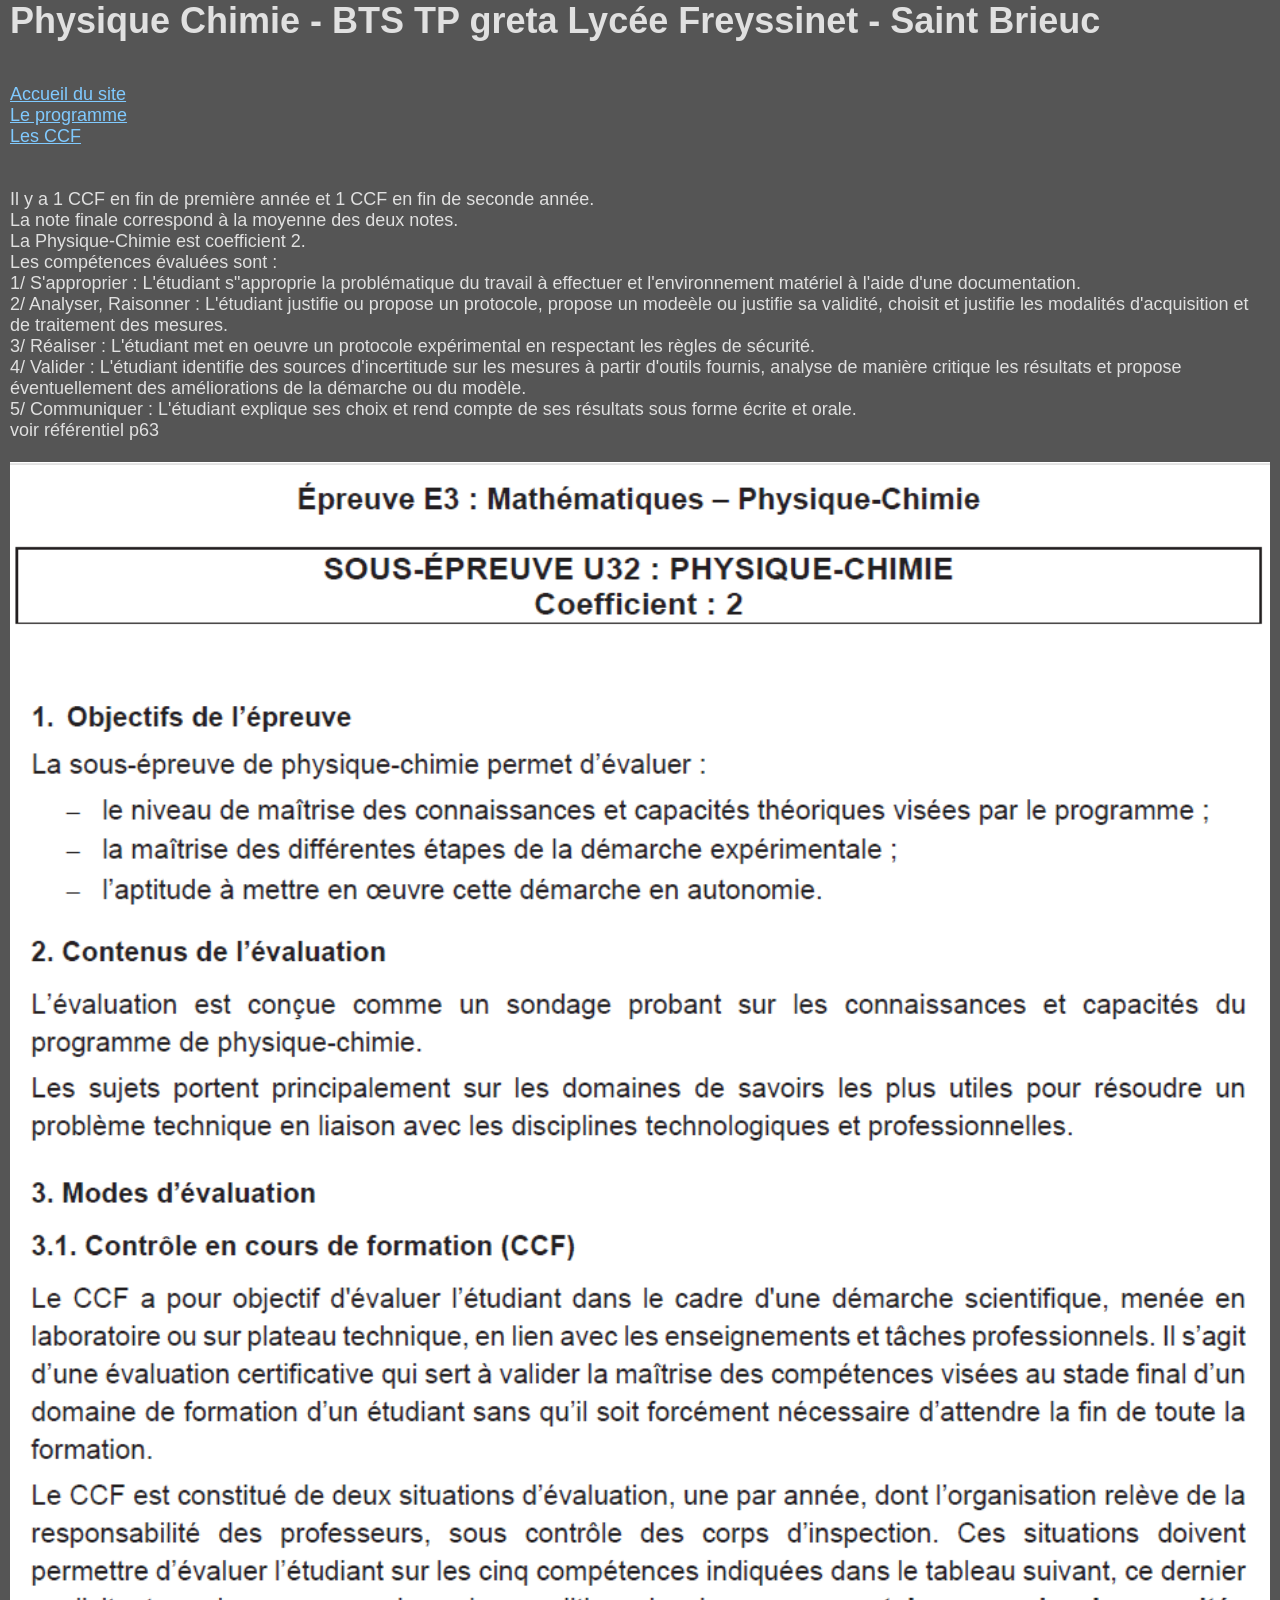
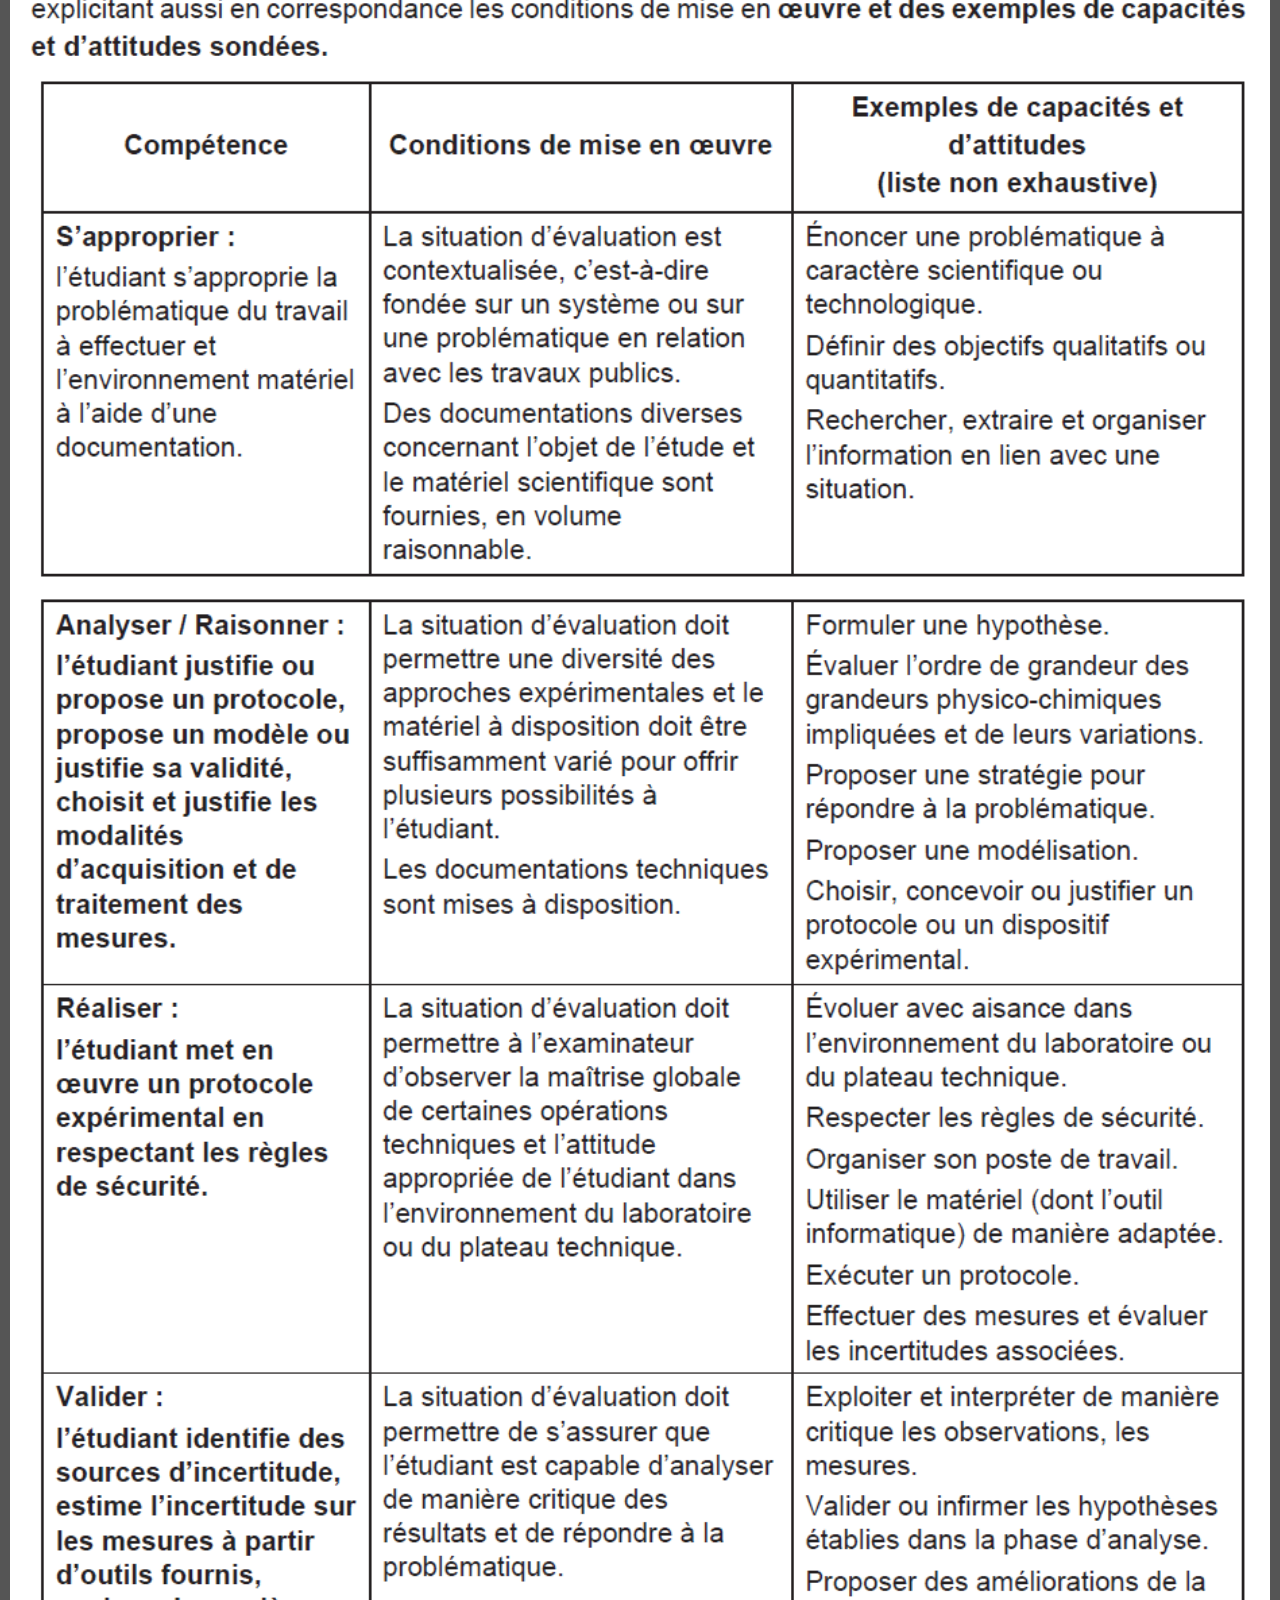
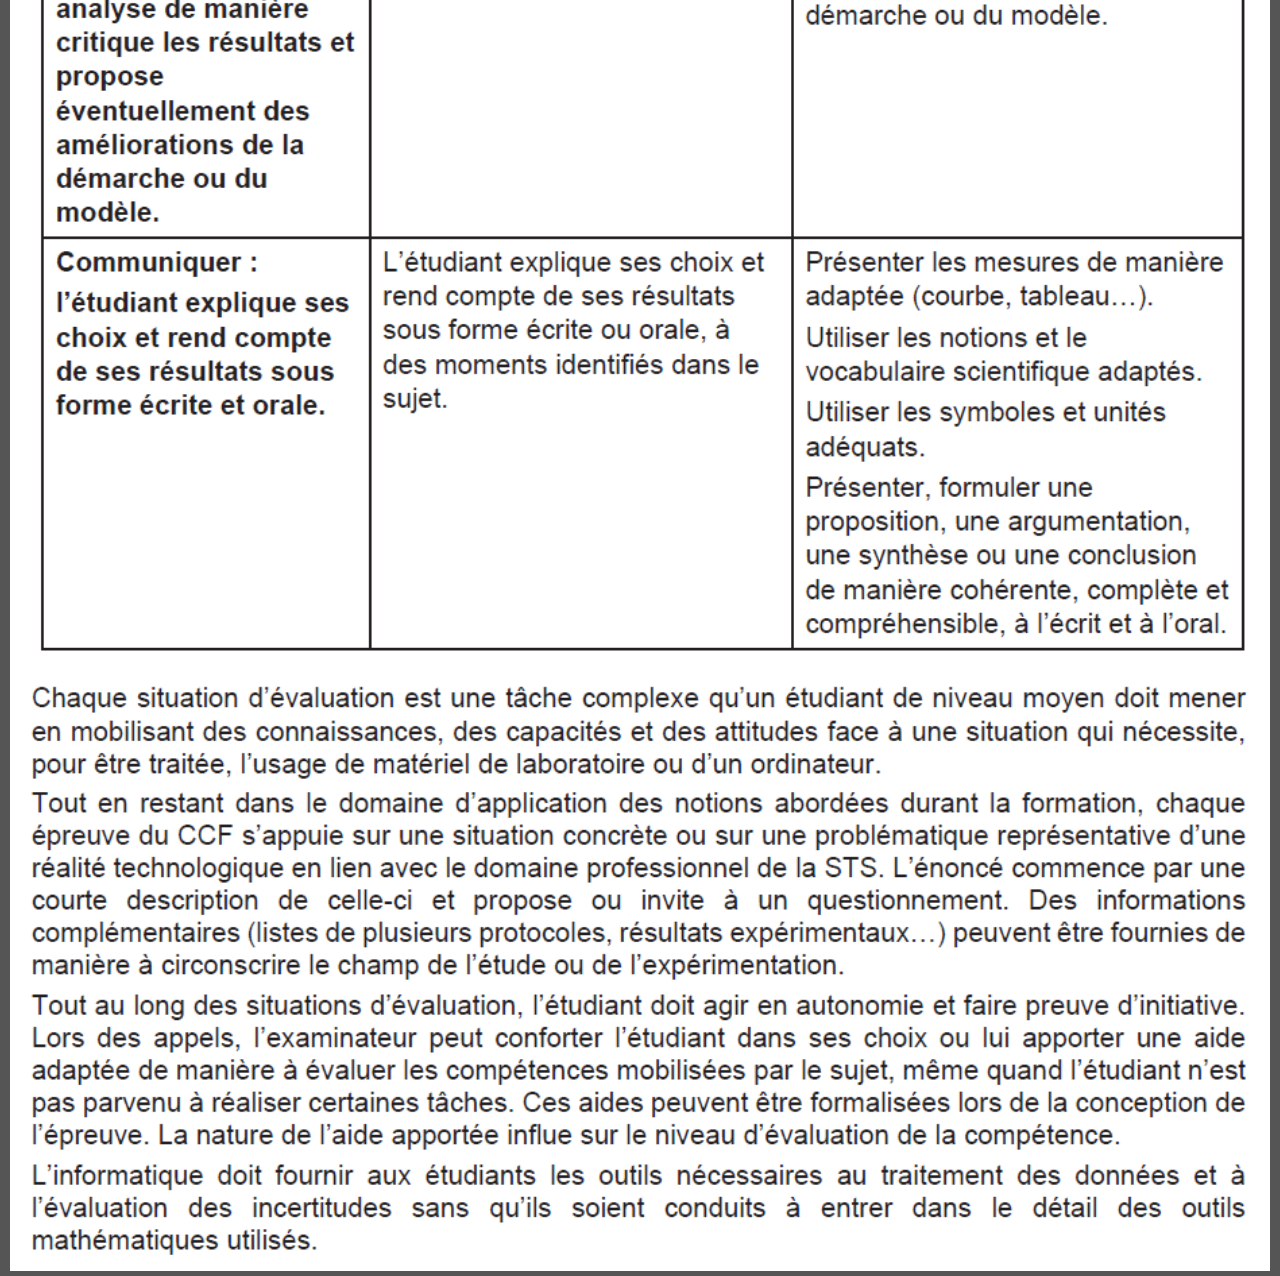
<file: html/CCF.html>
<!DOCTYPE html>
<html>

<head>
        <meta charset="UTF-8">
        <meta name="viewport" content="width=device-width, initial-scale=1.0">
        <link rel="stylesheet" href="./../css/style.css">


</head>

<body  >
	<header>
		<h1>Physique Chimie - BTS TP greta Lycée Freyssinet - Saint Brieuc<br><br></h1>
		<p><a href="https://maristudy.github.io/BTS_TP_PhysiqueChimie/"> Accueil du site</a> </p>
		<p><a href="./programme.html"> Le programme </a> </p>
		<p><a href="./CCF.html"> Les CCF </a> </p>
		
	</header>
	
	<main>
	
<br><br>Il y a 1 CCF en fin de première année et 1 CCF en fin de seconde année. <br>La note finale correspond à la moyenne des deux notes. <br>
La Physique-Chimie est coefficient 2.<br>
Les compétences évaluées sont : <br>
1/ S'approprier : L'étudiant s"approprie la problématique du travail à effectuer et l'environnement matériel à l'aide d'une documentation.
<br>2/ Analyser, Raisonner : L'étudiant justifie ou propose un protocole, propose un modeèle ou justifie sa validité, choisit et justifie les modalités d'acquisition et de traitement des mesures.
<br>3/ Réaliser : L'étudiant met en oeuvre un protocole expérimental en respectant les règles de sécurité.
<br>4/ Valider : L'étudiant identifie des sources d'incertitude sur les mesures à partir d'outils fournis, analyse de manière critique les résultats et propose éventuellement des améliorations de la démarche ou du modèle.
<br>5/ Communiquer : L'étudiant explique ses choix et rend compte de ses résultats sous forme écrite et orale.
	
	
	
<br>	voir référentiel p63 
<br><br>	<img src= "../images/CCF_physique-chimie.png" width="100%">
	
	
	
	
	</main>
	
</body>
</html>
</file>
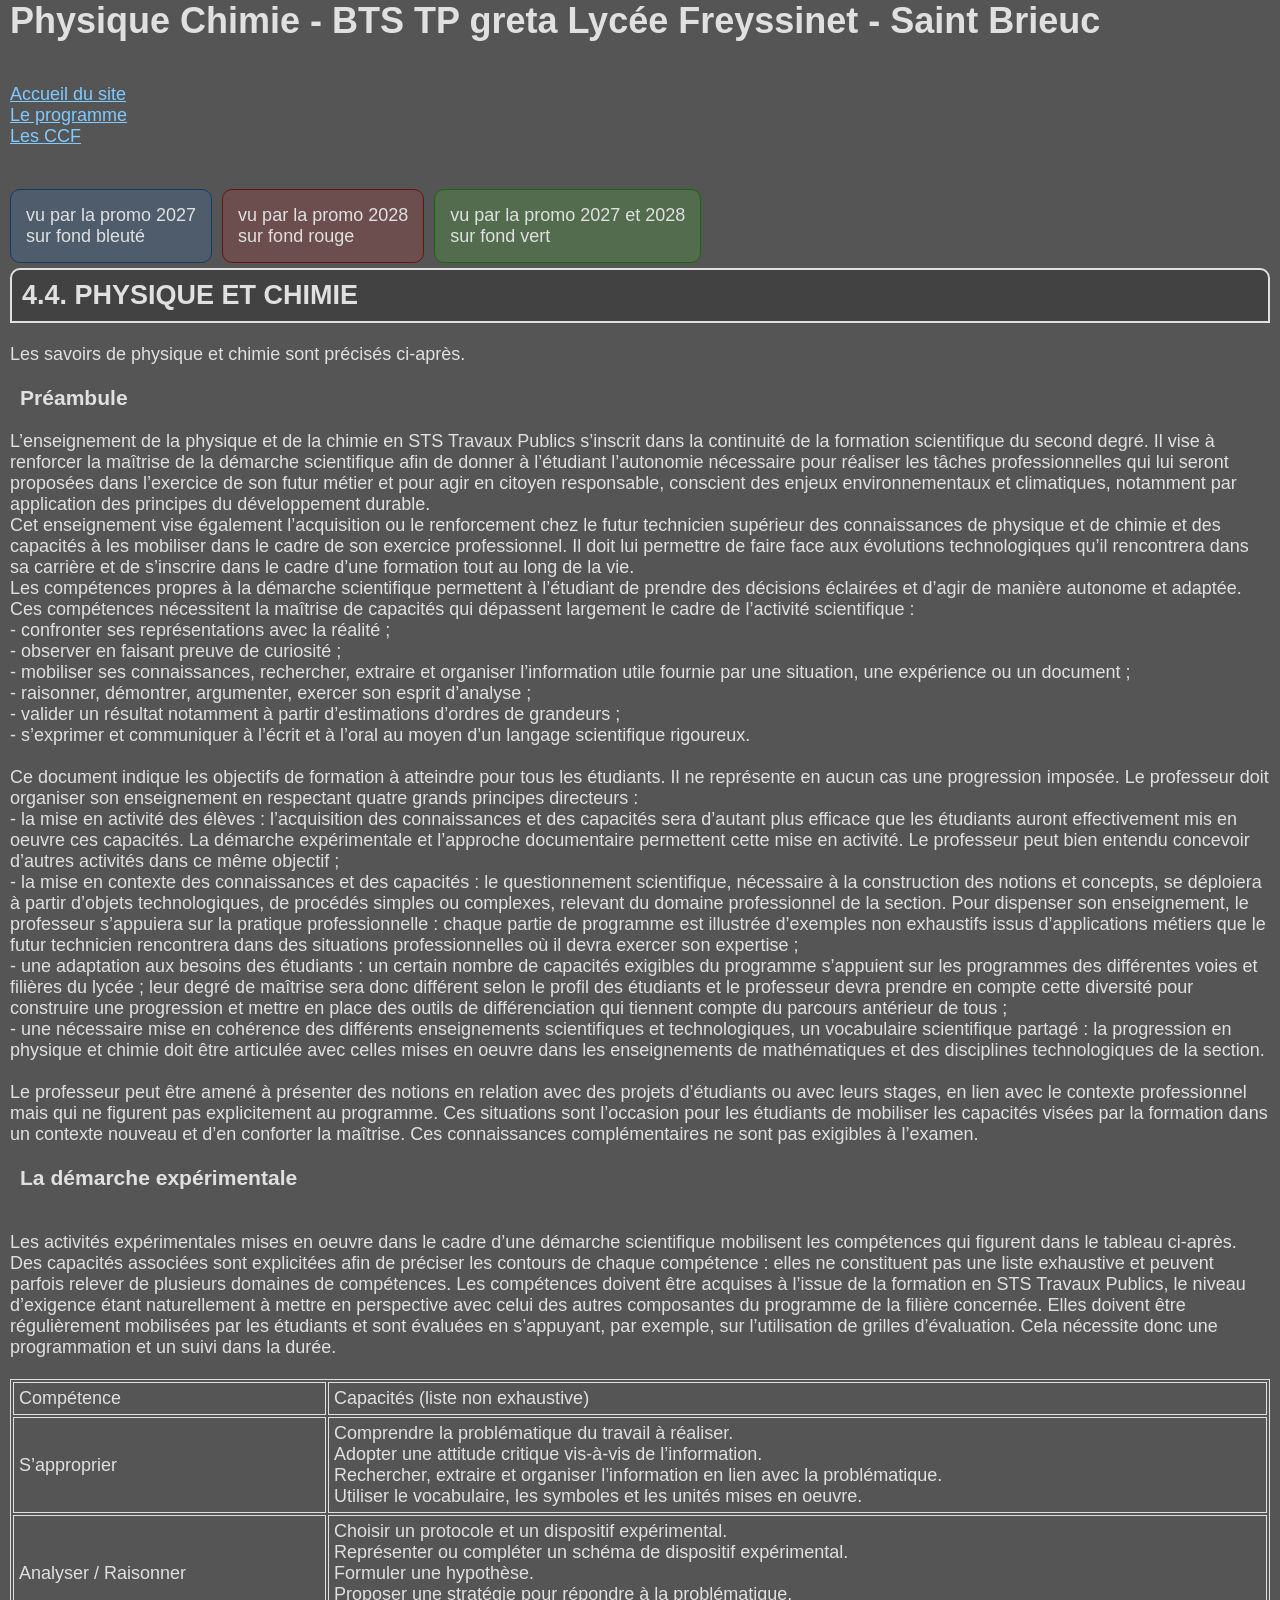
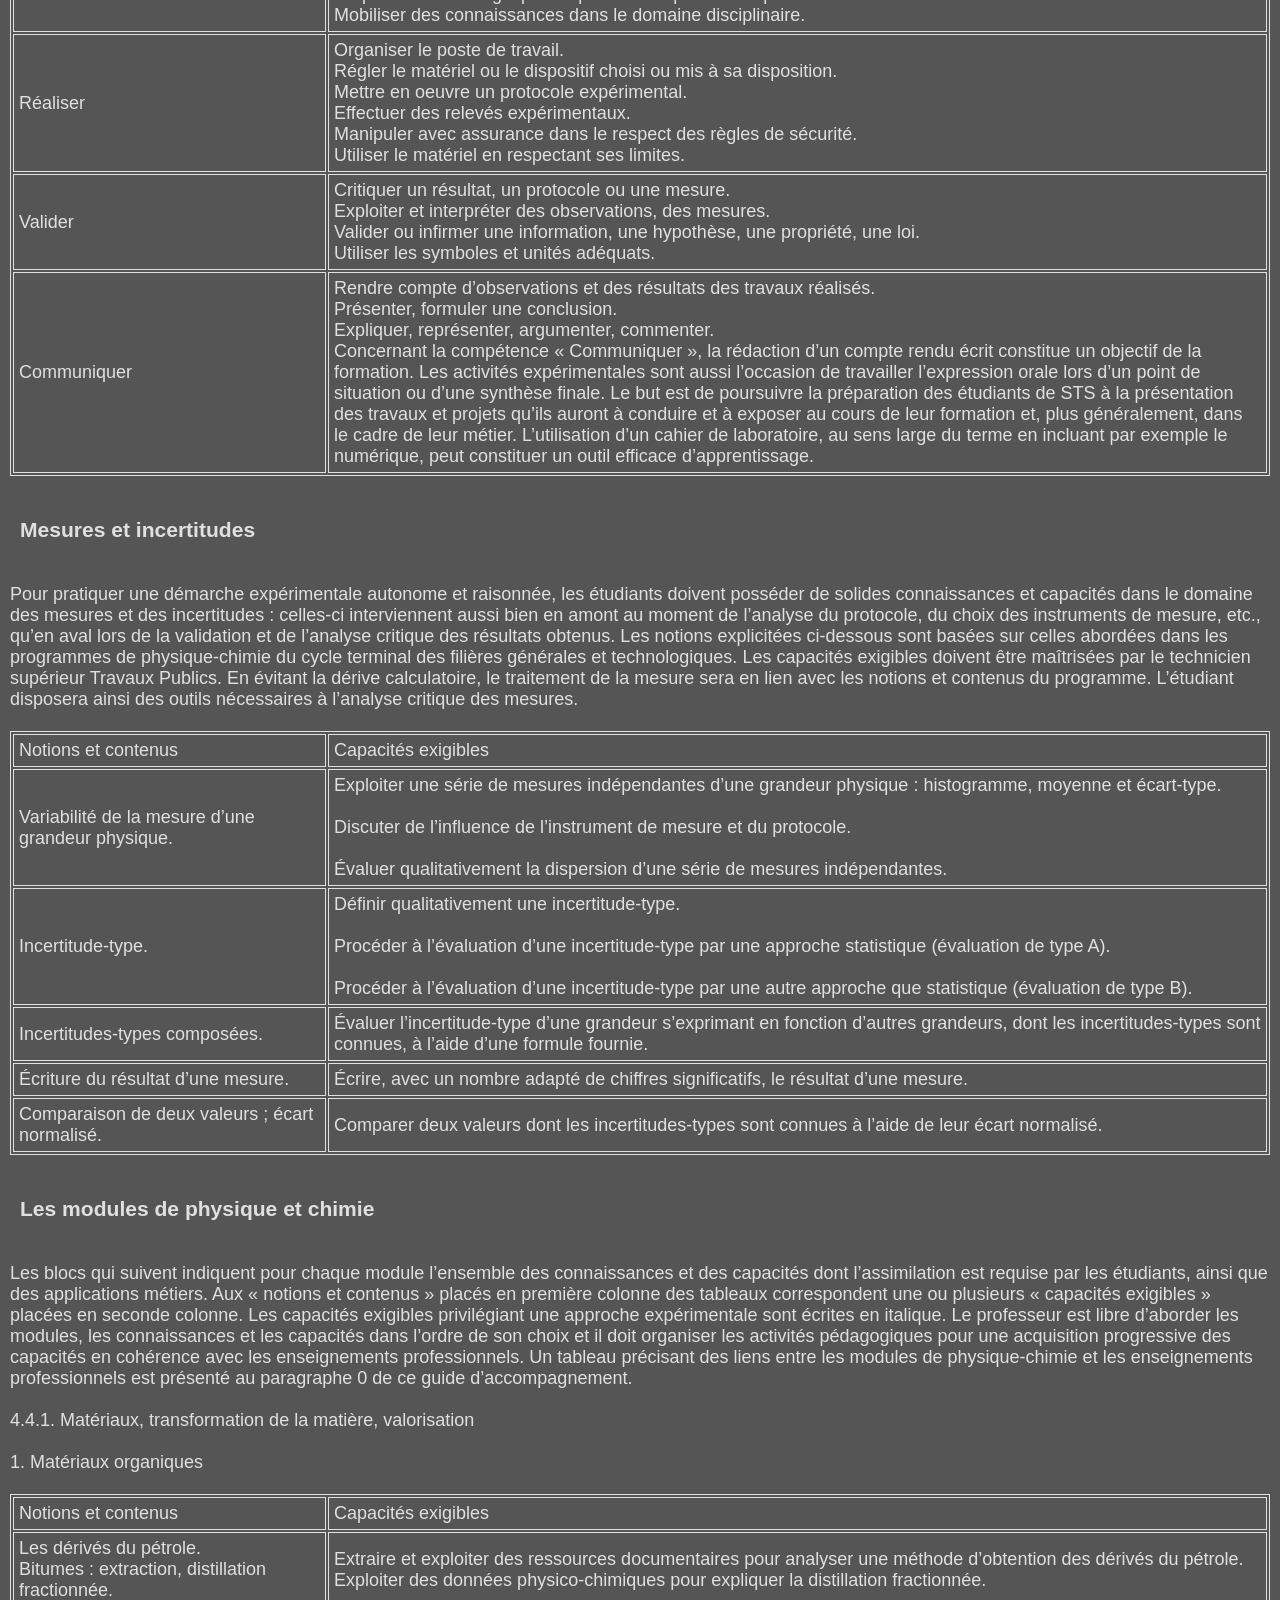
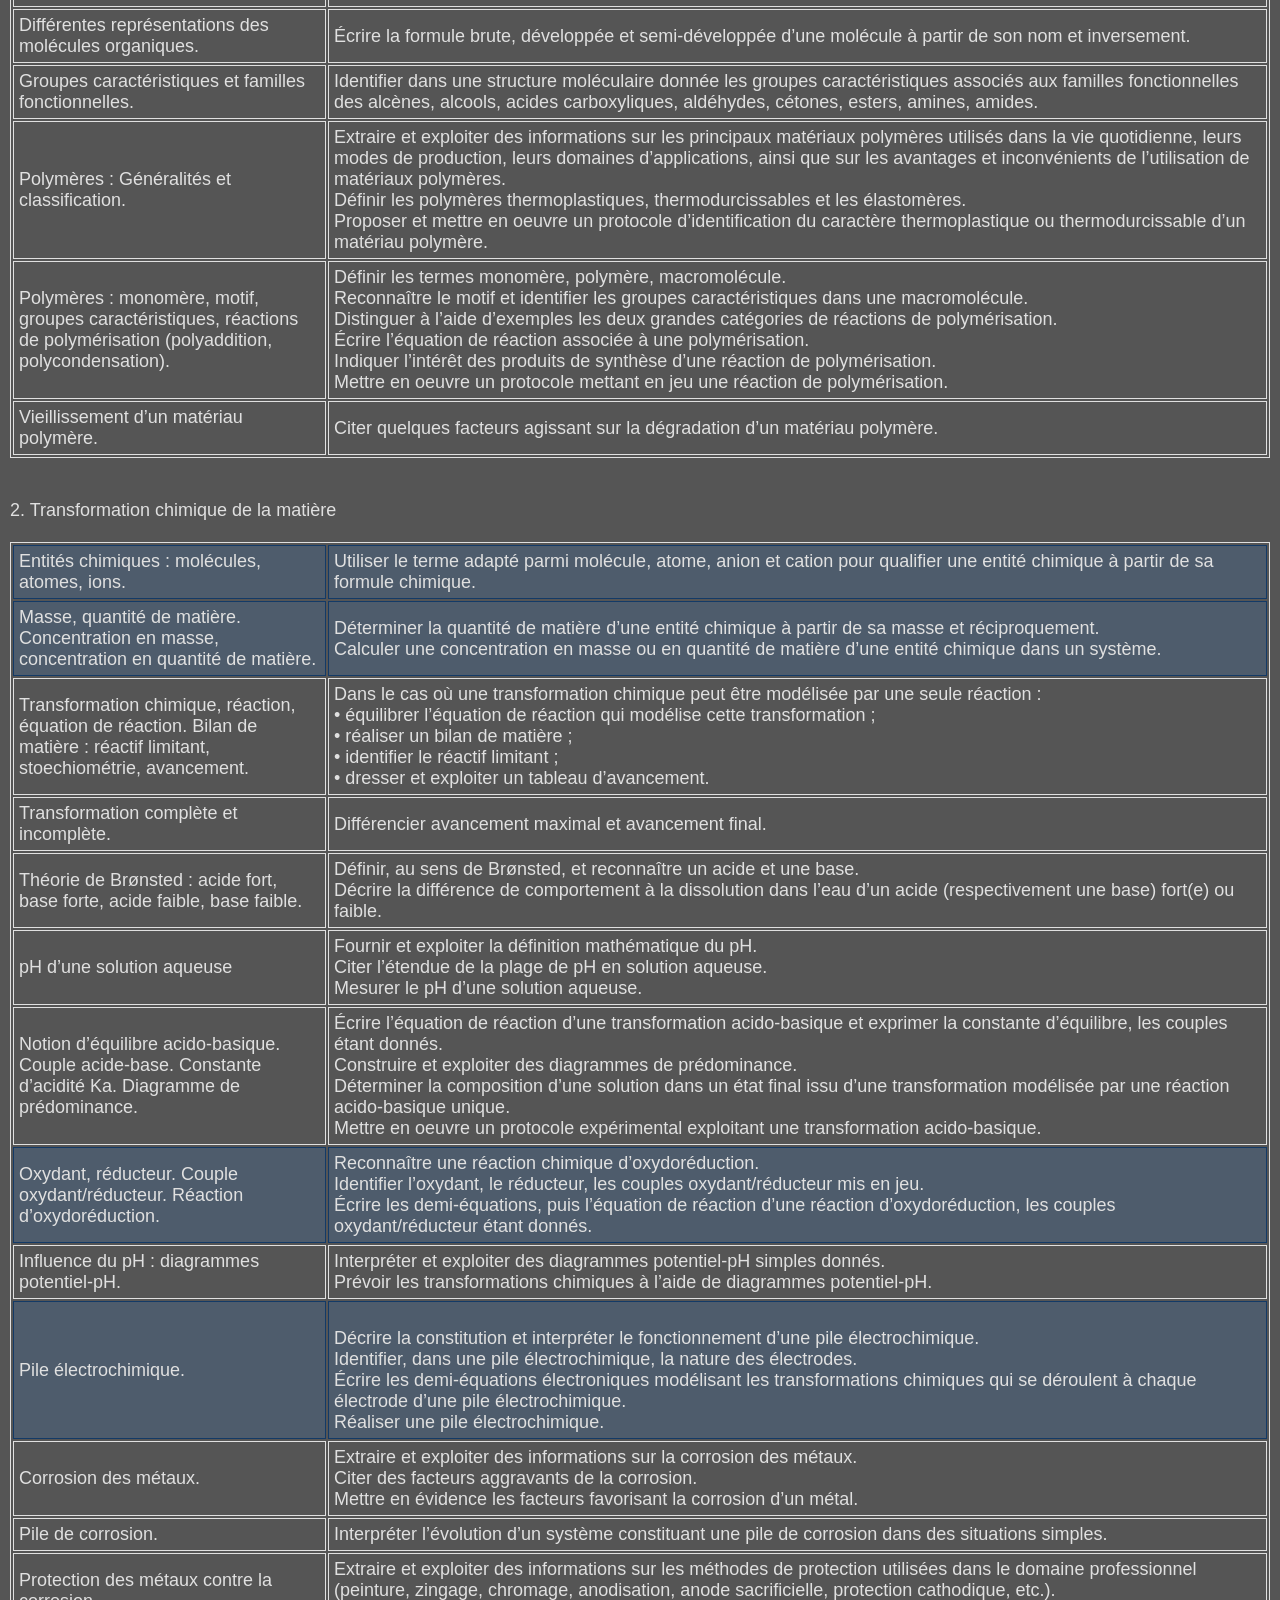
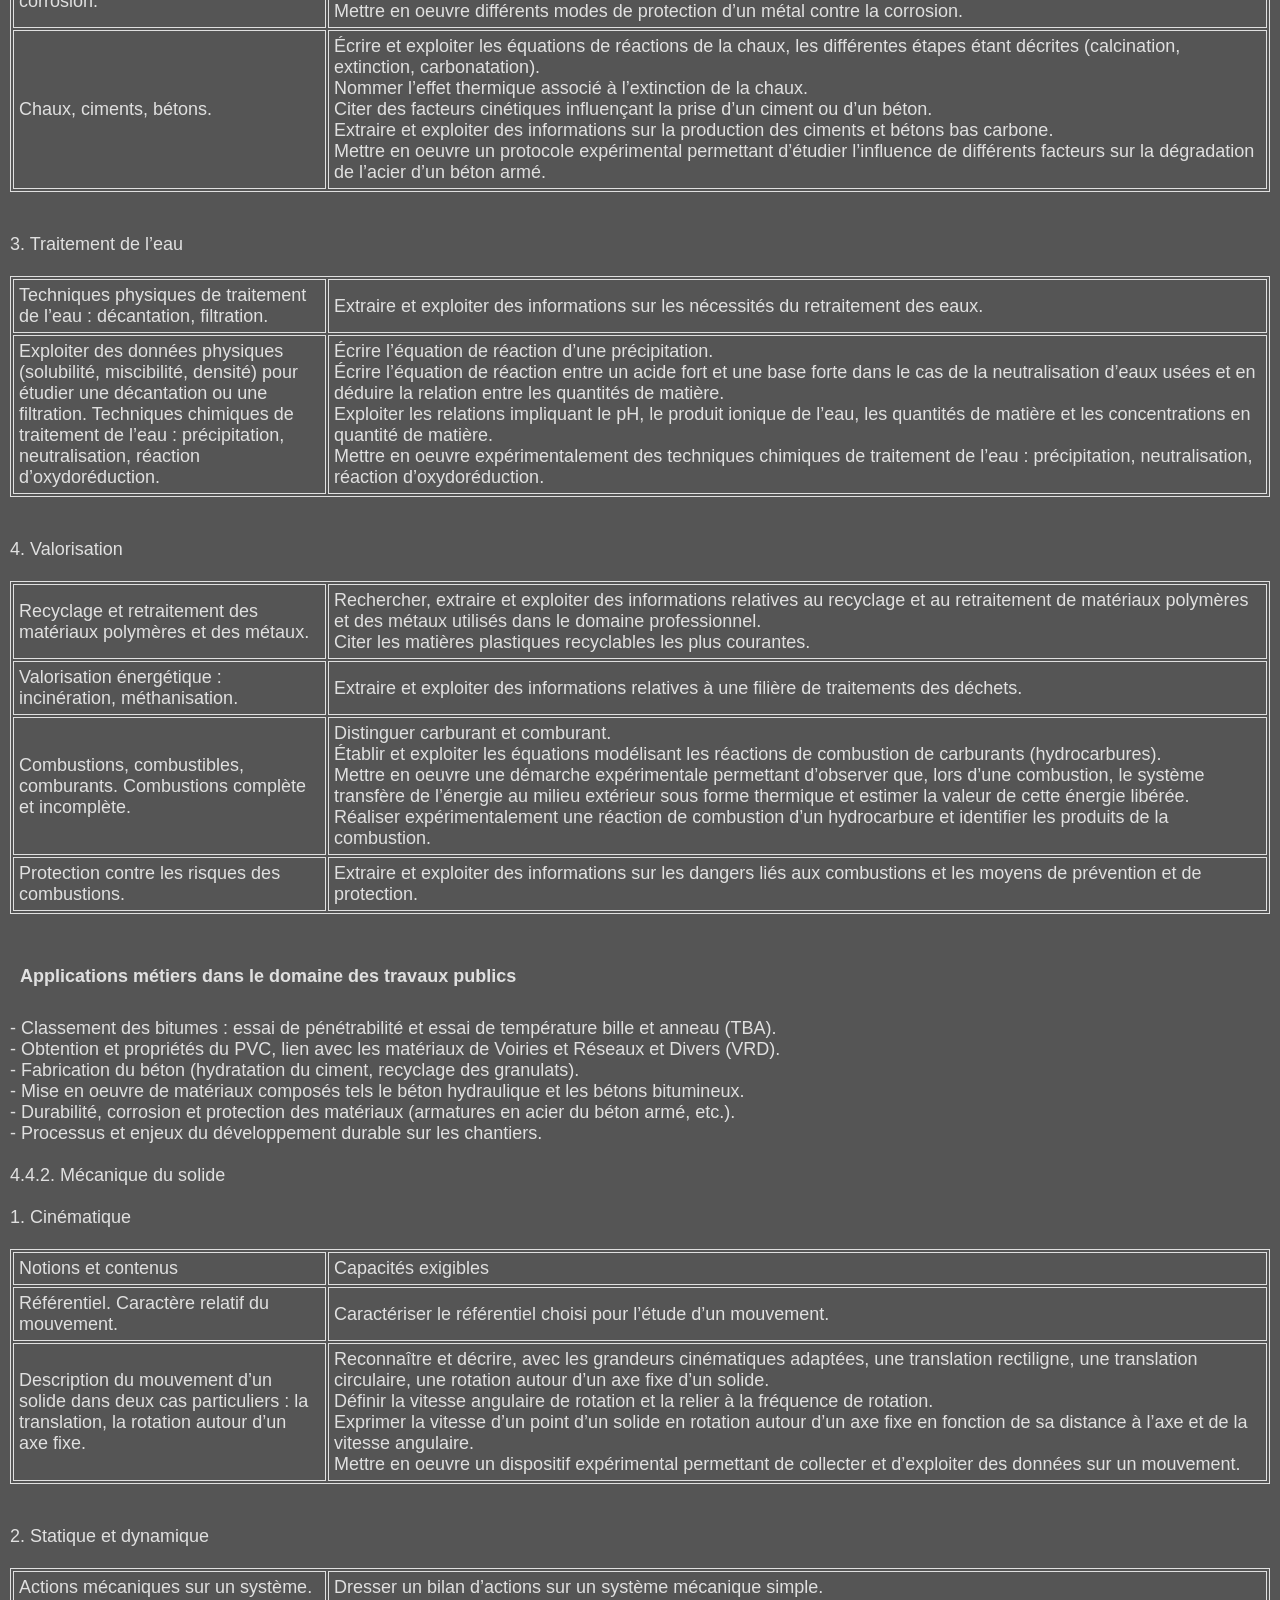
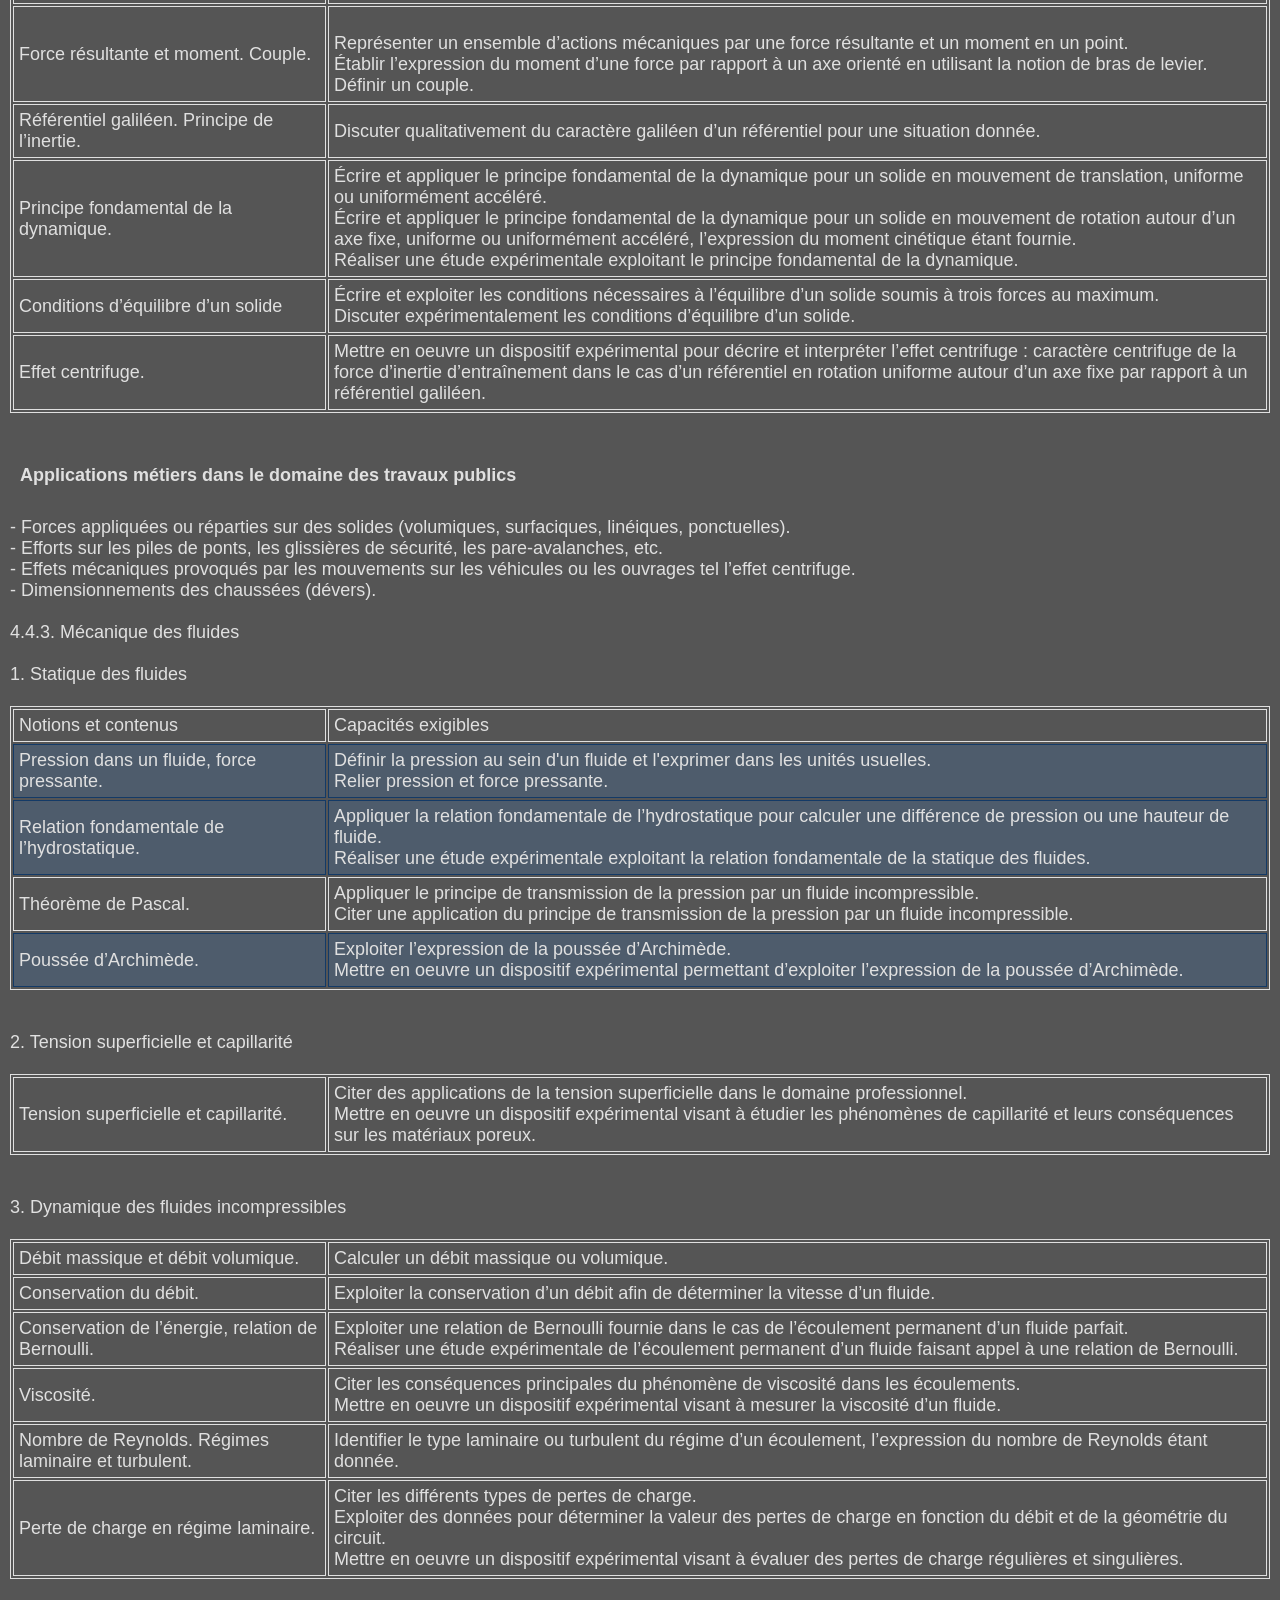
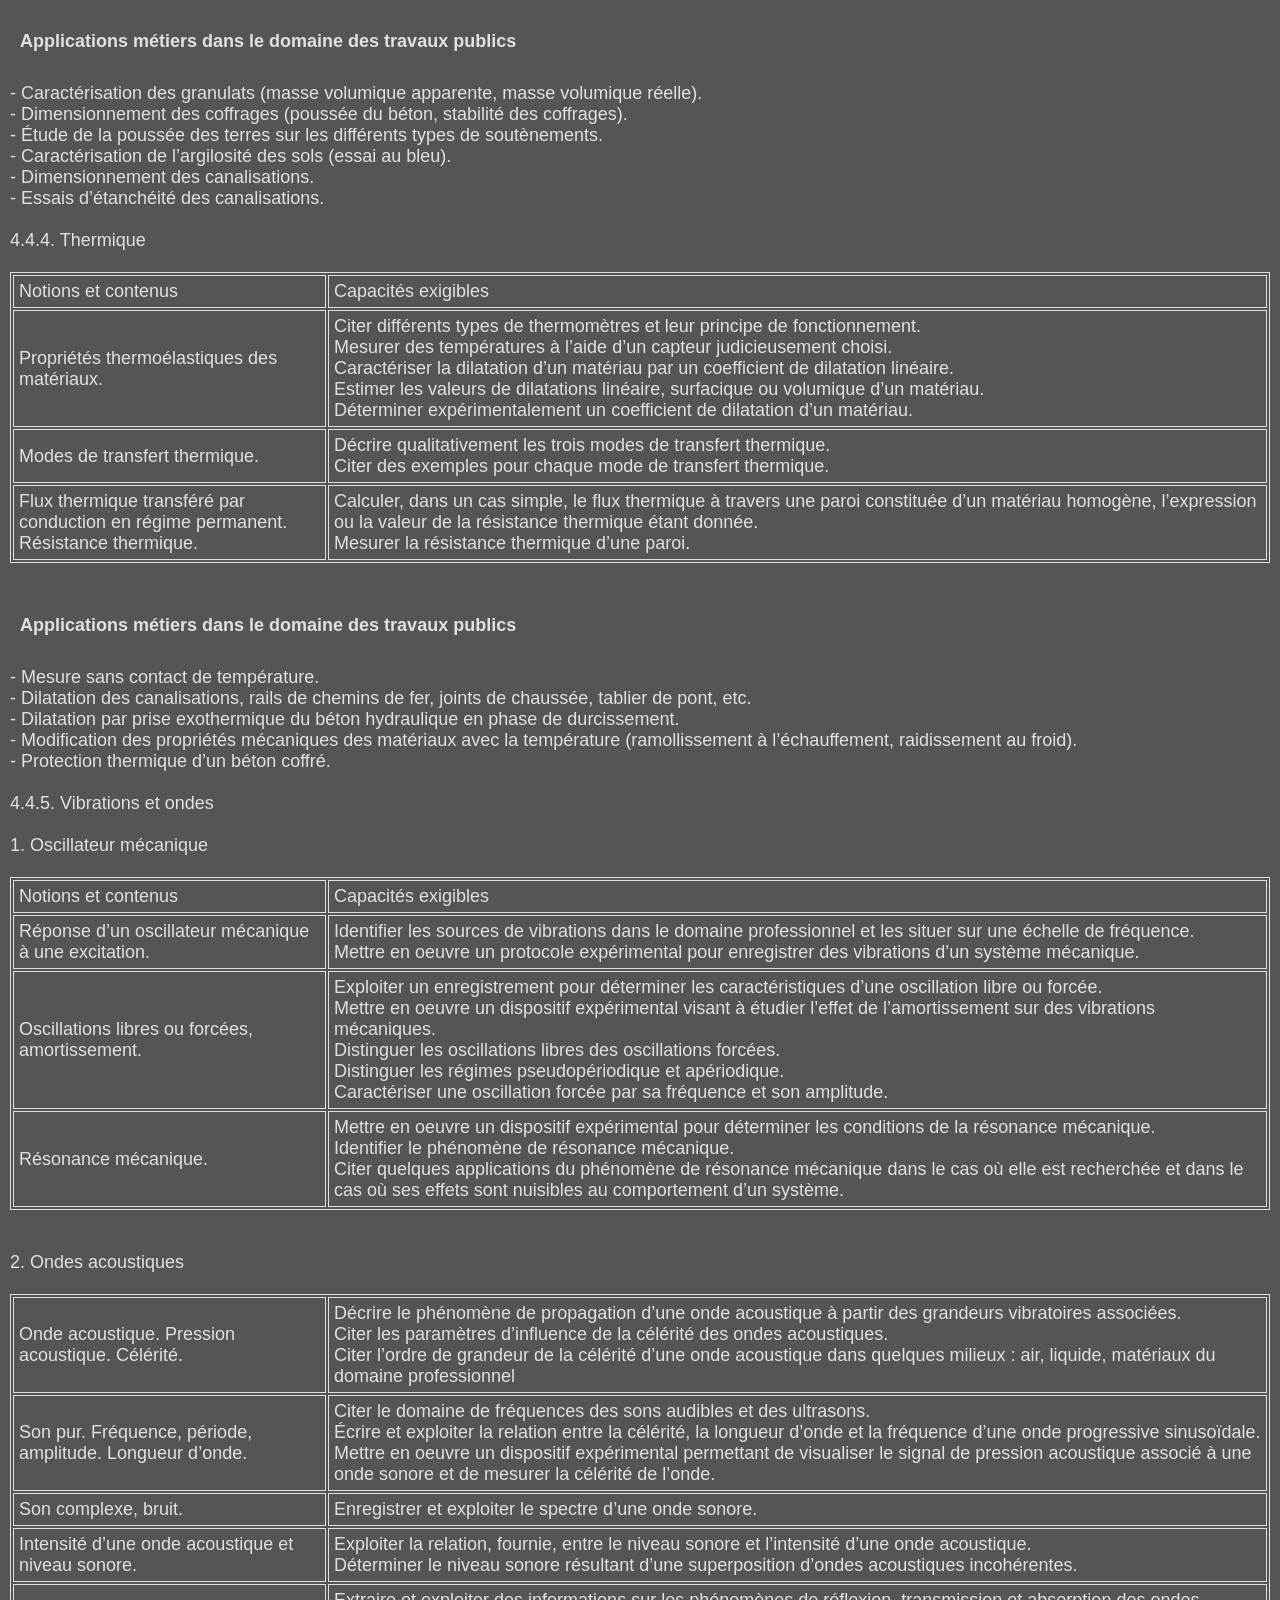
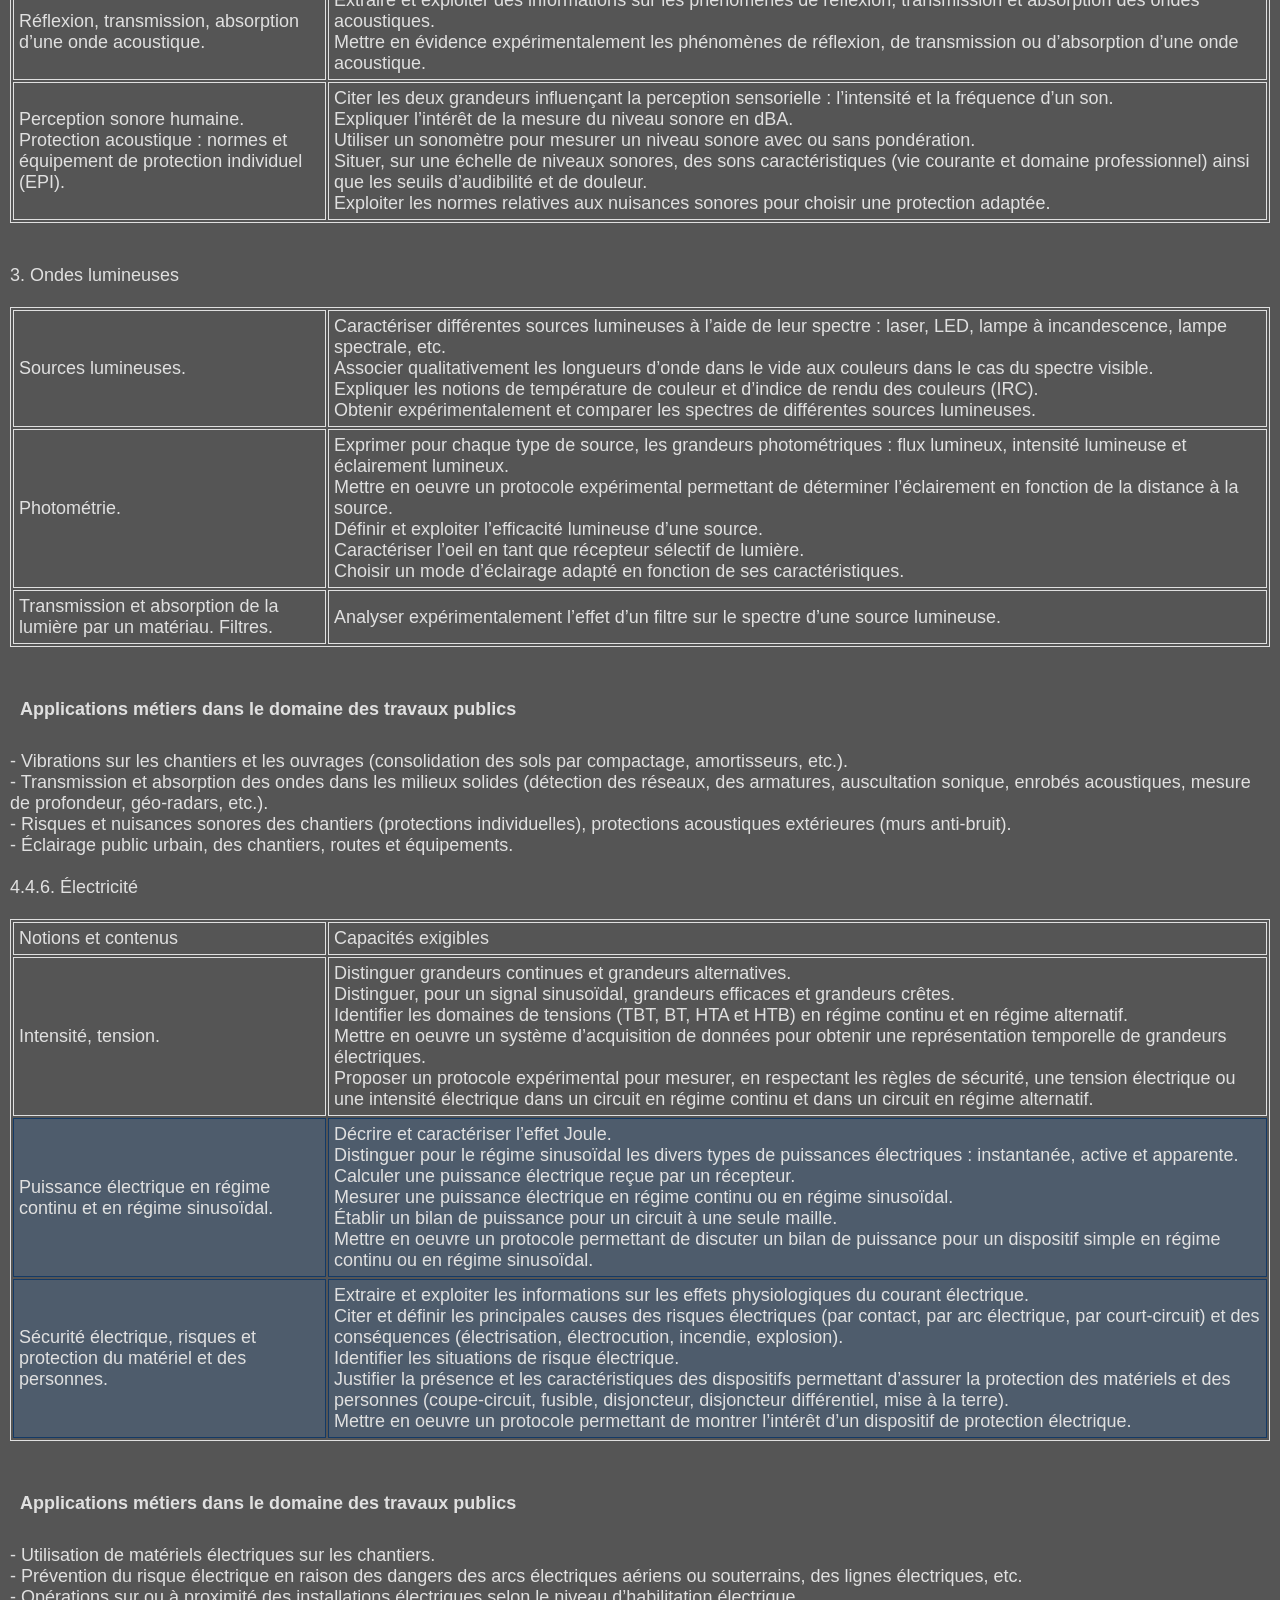
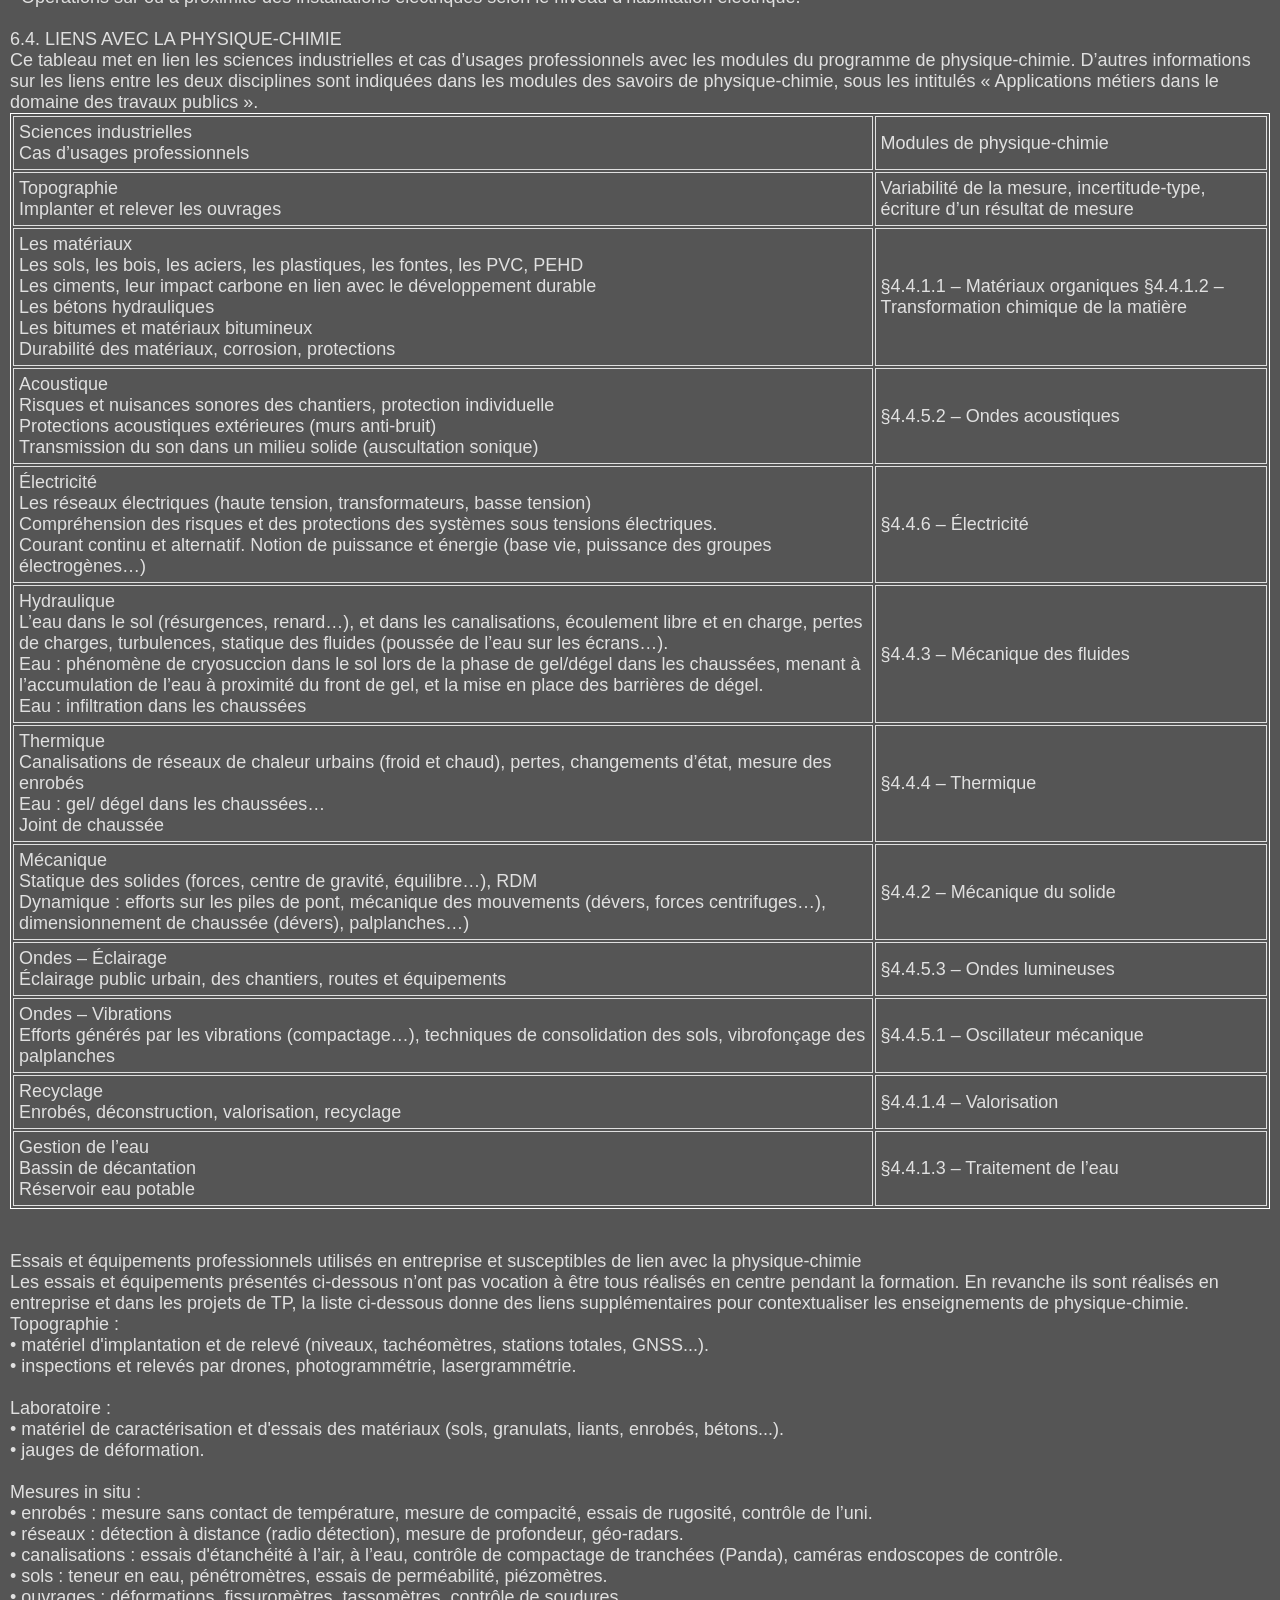
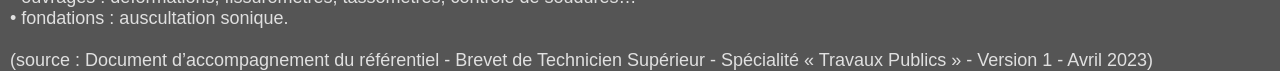
<file: html/programme.html>
<!DOCTYPE html>
<html>

<head>
        <meta charset="UTF-8">
        <meta name="viewport" content="width=device-width, initial-scale=1.0">
        <link rel="stylesheet" href="./../css/style.css">


</head>

<body  >

		
	<header>
		<h1>Physique Chimie - BTS TP greta Lycée Freyssinet - Saint Brieuc<br><br></h1>
		<p><a href="https://maristudy.github.io/BTS_TP_PhysiqueChimie/"> Accueil du site</a> </p>
		<p><a href="./programme.html"> Le programme </a> </p>
		<p><a href="./CCF.html"> Les CCF </a> </p>
		<br><br>
	</header>
	
	<main>
	<div style="display:flex;margin-bottom:5px;">
		<p  style="padding:15px;width: fit-content;border-radius:10px;" class="p2027">vu par la promo 2027<br>sur fond bleuté</p>
		<p class="p2028" style="padding:15px;width: fit-content;border-radius:10px;margin: 0 10px 0 10px;">vu par la promo 2028<br>sur fond rouge</p>
		<p class="p2027_2028" style="padding:15px;width: fit-content;border-radius:10px;">vu par la promo 2027 et 2028<br>sur fond vert</p>
	</div>
<h2 class="prog">	4.4. PHYSIQUE ET CHIMIE</h2>
<br>Les savoirs de physique et chimie sont précisés ci-après.
<br><br><h3 class="prog">Préambule</h3>
<br>L’enseignement de la physique et de la chimie en STS Travaux Publics s’inscrit dans la continuité de la formation scientifique du second degré. Il vise à renforcer la maîtrise de la démarche scientifique afin de donner à l’étudiant l’autonomie nécessaire pour réaliser les tâches professionnelles qui lui seront proposées dans l’exercice de son futur métier et pour agir en citoyen responsable, conscient des enjeux environnementaux et climatiques, notamment par application des principes du développement durable.
<br>Cet enseignement vise également l’acquisition ou le renforcement chez le futur technicien supérieur des connaissances de physique et de chimie et des capacités à les mobiliser dans le cadre de son exercice professionnel. Il doit lui permettre de faire face aux évolutions technologiques qu’il rencontrera dans sa carrière et de s’inscrire dans le cadre d’une formation tout au long de la vie.
<br>Les compétences propres à la démarche scientifique permettent à l’étudiant de prendre des décisions éclairées et d’agir de manière autonome et adaptée. Ces compétences nécessitent la maîtrise de capacités qui dépassent largement le cadre de l’activité scientifique :
<br>- confronter ses représentations avec la réalité ;
<br>- observer en faisant preuve de curiosité ;
<br>- mobiliser ses connaissances, rechercher, extraire et organiser l’information utile fournie par une situation, une expérience ou un document ;
<br>- raisonner, démontrer, argumenter, exercer son esprit d’analyse ;
<br>- valider un résultat notamment à partir d’estimations d’ordres de grandeurs ;
<br>- s’exprimer et communiquer à l’écrit et à l’oral au moyen d’un langage scientifique rigoureux.

<br><br>Ce document indique les objectifs de formation à atteindre pour tous les étudiants. Il ne représente en aucun cas une progression imposée. Le professeur doit organiser son enseignement en respectant quatre grands principes directeurs :
<br>- la mise en activité des élèves : l’acquisition des connaissances et des capacités sera d’autant plus efficace que les étudiants auront effectivement mis en oeuvre ces capacités. La démarche expérimentale et l’approche documentaire permettent cette mise en activité. Le professeur peut bien entendu concevoir d’autres activités dans ce même objectif ;
<br>- la mise en contexte des connaissances et des capacités : le questionnement scientifique, nécessaire à la construction des notions et concepts, se déploiera à partir d’objets technologiques, de procédés simples ou complexes, relevant du domaine professionnel de la section. Pour dispenser son enseignement, le professeur s’appuiera sur la pratique professionnelle : chaque partie de programme est illustrée d’exemples non exhaustifs issus d’applications métiers que le futur technicien rencontrera dans des situations professionnelles où il devra exercer son expertise ;
<br>- une adaptation aux besoins des étudiants : un certain nombre de capacités exigibles du programme s’appuient sur les programmes des différentes voies et filières du lycée ; leur degré de maîtrise sera donc différent selon le profil des étudiants et le professeur devra prendre en compte cette diversité pour construire une progression et mettre en place des outils de différenciation qui tiennent compte du parcours antérieur de tous ;
<br>- une nécessaire mise en cohérence des différents enseignements scientifiques et technologiques, un vocabulaire scientifique partagé : la progression en physique et chimie doit être articulée avec celles mises en oeuvre dans les enseignements de mathématiques et des disciplines technologiques de la section.
	
<br><br>Le professeur peut être amené à présenter des notions en relation avec des projets d’étudiants ou avec leurs stages, en lien avec le contexte professionnel mais qui ne figurent pas explicitement au programme. Ces situations sont l’occasion pour les étudiants de mobiliser les capacités visées par la formation dans un contexte nouveau et d’en conforter la maîtrise. Ces connaissances complémentaires ne sont pas exigibles à l’examen.

<br><br><h3 class="prog">La démarche expérimentale</h3>

<br><br>Les activités expérimentales mises en oeuvre dans le cadre d’une démarche scientifique mobilisent les compétences qui figurent dans le tableau ci-après. Des capacités associées sont explicitées afin de préciser les contours de chaque compétence : elles ne constituent pas une liste exhaustive et peuvent parfois relever de plusieurs domaines de compétences. Les compétences doivent être acquises à l’issue de la formation en STS Travaux Publics, le niveau d’exigence étant naturellement à mettre en perspective avec celui des autres composantes du programme de la filière concernée. Elles doivent être régulièrement mobilisées par les étudiants et sont évaluées en s’appuyant, par exemple, sur l’utilisation de grilles d’évaluation. Cela nécessite donc une programmation et un suivi dans la durée.	
<br><br>

<table>
	<tr>
		<td class="col01">Compétence			</td>
		<td class="col02">		Capacités (liste non exhaustive)</td>
	</tr>
	
	<tr>
		<td class="col01">S’approprier</td>
		<td class="col02">
			Comprendre la problématique du travail à réaliser.
			<br>Adopter une attitude critique vis-à-vis de l’information.
			<br>Rechercher, extraire et organiser l’information en lien avec la problématique.
			<br>Utiliser le vocabulaire, les symboles et les unités mises en oeuvre.</td>
	</tr>
	
	<tr>
		<td class="col01">Analyser / Raisonner</td>
		<td class="col02">Choisir un protocole et un dispositif expérimental.
			<br>Représenter ou compléter un schéma de dispositif expérimental.
			<br>Formuler une hypothèse.
			<br>Proposer une stratégie pour répondre à la problématique.
			<br>Mobiliser des connaissances dans le domaine disciplinaire.</td>
	</tr>
	
	<tr>
		<td class="col01">Réaliser</td>
		<td class="col02">Organiser le poste de travail.
			<br>Régler le matériel ou le dispositif choisi ou mis à sa disposition.
			<br>Mettre en oeuvre un protocole expérimental.
			<br>Effectuer des relevés expérimentaux.
			<br>Manipuler avec assurance dans le respect des règles de sécurité.
			<br>Utiliser le matériel en respectant ses limites.</td>
	</tr>
	
	<tr>
		<td class="col01">Valider</td>
		<td class="col02">Critiquer un résultat, un protocole ou une mesure.
			<br>Exploiter et interpréter des observations, des mesures.
			<br>Valider ou infirmer une information, une hypothèse, une propriété, une loi.
			<br>Utiliser les symboles et unités adéquats.</td>
	</tr>
	
	<tr>
		<td class="col01">Communiquer</td>
		<td class="col02">Rendre compte d’observations et des résultats des travaux réalisés.
			<br>Présenter, formuler une conclusion.
			<br>Expliquer, représenter, argumenter, commenter.
			<br>Concernant la compétence « Communiquer », la rédaction d’un compte rendu écrit constitue un objectif de la formation. Les activités expérimentales sont aussi l’occasion de travailler l’expression orale lors d’un point de situation ou d’une synthèse finale. Le but est de poursuivre la préparation des étudiants de STS à la présentation des travaux et projets qu’ils auront à conduire et à exposer au cours de leur formation et, plus généralement, dans le cadre de leur métier. L’utilisation d’un cahier de laboratoire, au sens large du terme en incluant par exemple le numérique, peut constituer un outil efficace d’apprentissage.
		</td>
	</tr>
</table>

<br><br><h3 class="prog">Mesures et incertitudes</h3>
<br><br>
Pour pratiquer une démarche expérimentale autonome et raisonnée, les étudiants doivent posséder de solides connaissances et capacités dans le domaine des mesures et des incertitudes : celles-ci interviennent aussi bien en amont au moment de l’analyse du protocole, du choix des instruments de mesure, etc., qu’en aval lors de la validation et de l’analyse critique des résultats obtenus. Les notions explicitées ci-dessous sont basées sur celles abordées dans les programmes de physique-chimie du cycle terminal des filières générales et technologiques.
Les capacités exigibles doivent être maîtrisées par le technicien supérieur Travaux Publics. En évitant la dérive calculatoire, le traitement de la mesure sera en lien avec les notions et contenus du programme. L’étudiant disposera ainsi des outils nécessaires à l’analyse critique des mesures.
<br><br>
<table>
	<tr>
		<td class="col01">Notions et contenus </td>
		<td class="col02">	Capacités exigibles</td>
	</tr>
	
	<tr>
		<td class="col01">Variabilité de la mesure d’une grandeur physique.		</td>
		<td class="col02">		Exploiter une série de mesures indépendantes d’une grandeur physique : histogramme, moyenne et écart-type.<br>
								<br>Discuter de l’influence de l’instrument de mesure et du protocole.<br>
								<br>Évaluer qualitativement la dispersion d’une série de mesures indépendantes.</td>
	</tr>
	
	<tr>
		<td class="col01">Incertitude-type.										</td>
		<td class="col02">		Définir qualitativement une incertitude-type.<br>
								<br>Procéder à l’évaluation d’une incertitude-type par une approche statistique (évaluation de type A).<br>
								<br>Procéder à l’évaluation d’une incertitude-type par une autre approche que statistique (évaluation de type B).</td>
	</tr>
	
	<tr>
		<td class="col01">Incertitudes-types composées.							</td>
		<td class="col02">		Évaluer l’incertitude-type d’une grandeur s’exprimant en fonction d’autres grandeurs, dont les incertitudes-types sont connues, à l’aide d’une formule fournie.</td>
	</tr>
	
	<tr>
		<td class="col01">Écriture du résultat d’une mesure.						</td>
		<td class="col02">		Écrire, avec un nombre adapté de chiffres significatifs, le résultat d’une mesure.</td>
	</tr>
	
	<tr>
		<td class="col01">Comparaison de deux valeurs ; écart normalisé.			</td>
		<td class="col02">		Comparer deux valeurs dont les incertitudes-types sont connues à l’aide de leur écart normalisé.</td>
	</tr>
</table>
<br><br>
<h3 class="prog">Les modules de physique et chimie</h3>
<br><br>
Les blocs qui suivent indiquent pour chaque module l’ensemble des connaissances et des capacités dont l’assimilation est requise par les étudiants, ainsi que des applications métiers. Aux « notions et contenus » placés en première colonne des tableaux correspondent une ou plusieurs « capacités exigibles » placées en seconde colonne. Les capacités exigibles privilégiant une approche expérimentale sont écrites en italique.
Le professeur est libre d’aborder les modules, les connaissances et les capacités dans l’ordre de son choix et il doit organiser les activités pédagogiques pour une acquisition progressive des capacités en cohérence avec les enseignements professionnels. Un tableau précisant des liens entre les modules de physique-chimie et les enseignements professionnels est présenté au paragraphe 0 de ce guide d’accompagnement.
<br><br>
4.4.1. Matériaux, transformation de la matière, valorisation
<br><br>
1. Matériaux organiques
<br><br>

<table>
	<tr>
		<td class="col01">Notions et contenus	</td>
		<td class="col02">	Capacités exigibles</td>
	</tr>
	
	<tr>
		<td class="col01">Les dérivés du pétrole.	<br>Bitumes : extraction, distillation fractionnée.	</td>
		<td class="col02">	Extraire et exploiter des ressources documentaires pour analyser une méthode d’obtention des dérivés du pétrole.<br>Exploiter des données physico-chimiques pour expliquer la distillation fractionnée.</td>
	</tr>
	
	<tr>
		<td class="col01">Différentes représentations des molécules organiques.	</td>
		<td class="col02">	Écrire la formule brute, développée et semi-développée d’une molécule à partir de son nom et inversement.</td>
	</tr>
	
	<tr>
		<td class="col01">Groupes caractéristiques et familles fonctionnelles.		</td>
		<td class="col02">	Identifier dans une structure moléculaire donnée les groupes caractéristiques associés aux familles fonctionnelles des alcènes, alcools, acides carboxyliques, aldéhydes, cétones, esters, amines, amides.</td>
	</tr>
	
	<tr>
		<td class="col01">Polymères : Généralités et classification.					</td>
		<td class="col02">	Extraire et exploiter des informations sur les principaux matériaux polymères utilisés dans la vie quotidienne, leurs modes de production, leurs domaines d’applications, ainsi que sur les avantages et inconvénients de l’utilisation de matériaux polymères.
							<br>Définir les polymères thermoplastiques, thermodurcissables et les élastomères.
							<br>Proposer et mettre en oeuvre un protocole d’identification du caractère thermoplastique ou thermodurcissable d’un matériau polymère.</td>
	</tr>
	
	<tr>
		<td class="col01">Polymères : monomère, motif, groupes caractéristiques, réactions de polymérisation (polyaddition, polycondensation).		</td>
		<td class="col02">	Définir les termes monomère, polymère, macromolécule.
			<br>Reconnaître le motif et identifier les groupes caractéristiques dans une macromolécule.
			<br>Distinguer à l’aide d’exemples les deux grandes catégories de réactions de polymérisation.
			<br>Écrire l’équation de réaction associée à une polymérisation.
			<br>Indiquer l’intérêt des produits de synthèse d’une réaction de polymérisation.
			<br>Mettre en oeuvre un protocole mettant en jeu une réaction de polymérisation.</td>
	</tr>
	
	<tr>
		<td class="col01">Vieillissement d’un matériau polymère.			</td>
		<td class="col02">Citer quelques facteurs agissant sur la dégradation d’un matériau polymère.</td>
	</tr>
</table>

<br><br>
2. Transformation chimique de la matière
<br><br>

<table>
	<tr>
		<td class="col01 p2027">Entités chimiques : molécules, atomes, ions.	</td>
		<td class="col02 p2027">	Utiliser le terme adapté parmi molécule, atome, anion et cation pour qualifier une entité chimique à partir de sa formule chimique.</td>
	</tr>
	
	<tr>
		<td class="col01 p2027">Masse, quantité de matière. Concentration en masse, concentration en quantité de matière.	</td>
		<td class="col02 p2027">	Déterminer la quantité de matière d’une entité chimique à partir de sa masse et réciproquement.
							<br>Calculer une concentration en masse ou en quantité de matière d’une entité chimique dans un système.</td>
	</tr>

	<tr>
		<td class="col01">Transformation chimique, réaction, équation de 	réaction. Bilan de matière : réactif limitant,	stoechiométrie, avancement.	</td>
		<td class="col02">	Dans le cas où une transformation chimique peut être modélisée par une seule réaction :
							<br>• équilibrer l’équation de réaction qui modélise cette transformation ;
							<br>• réaliser un bilan de matière ;
							<br>• identifier le réactif limitant ;
							<br>• dresser et exploiter un tableau d’avancement.</td>
	</tr>
	
	<tr>
		<td class="col01">Transformation complète et incomplète.					</td>
		<td class="col02">	Différencier avancement maximal et avancement final.</td>
	</tr>
	
	<tr>
		<td class="col01">Théorie de Brønsted : acide fort, base forte, 	acide faible, base faible.			</td>
		<td class="col02">	Définir, au sens de Brønsted, et reconnaître un acide et une base.
							<br>Décrire la différence de comportement à la dissolution dans l’eau d’un acide (respectivement une base) fort(e) ou faible.</td>
	</tr>
	
	<tr>
		<td class="col01">pH d’une solution aqueuse	</td>
		<td class="col02">Fournir et exploiter la définition mathématique du pH.
							<br>Citer l’étendue de la plage de pH en solution aqueuse.
							<br>Mesurer le pH d’une solution aqueuse.</td>
	</tr>

	<tr>
		<td class="col01">Notion d’équilibre acido-basique. Couple acide-base. Constante d’acidité Ka. 	Diagramme de prédominance.	</td>
		<td class="col02">	Écrire l’équation de réaction d’une transformation acido-basique et exprimer la constante d’équilibre, les couples étant donnés.
							<br>Construire et exploiter des diagrammes de prédominance.
							<br>Déterminer la composition d’une solution dans un état final issu d’une transformation modélisée par une réaction acido-basique unique.
							<br>Mettre en oeuvre un protocole expérimental exploitant une transformation acido-basique.</td>
	</tr>
	
	<tr>
		<td class="col01 p2027">Oxydant, réducteur. Couple oxydant/réducteur. Réaction d’oxydoréduction.			</td>
		<td class="col02 p2027">Reconnaître une réaction chimique d’oxydoréduction.
							<br>Identifier l’oxydant, le réducteur, les couples oxydant/réducteur mis en jeu.
							<br>Écrire les demi-équations, puis l’équation de réaction d’une réaction d’oxydoréduction, les couples oxydant/réducteur étant donnés.</td>
	</tr>
	
	<tr>
		<td class="col01">Influence du pH : diagrammes potentiel-pH.				</td>
		<td class="col02">Interpréter et exploiter des diagrammes potentiel-pH simples donnés.
								<br>Prévoir les transformations chimiques à l’aide de diagrammes potentiel-pH.		</td>
	</tr>
	
	<tr>
		<td class="col01 p2027">Pile électrochimique.	</td>
		<td class="col02 p2027">	<br>Décrire la constitution et interpréter le fonctionnement d’une pile électrochimique.
							<br>Identifier, dans une pile électrochimique, la nature des électrodes.
							<br>Écrire les demi-équations électroniques modélisant les transformations chimiques qui se déroulent à chaque électrode d’une pile électrochimique.
							<br>Réaliser une pile électrochimique.	</td>
	</tr>

	<tr>
		<td class="col01">Corrosion des métaux.									</td>
		<td class="col02">		Extraire et exploiter des informations sur la corrosion des métaux.
								<br>Citer des facteurs aggravants de la corrosion.
								<br>Mettre en évidence les facteurs favorisant la corrosion d’un métal.</td>
	</tr>
	
	<tr>
		<td class="col01">Pile de corrosion.										</td>
		<td class="col02">		Interpréter l’évolution d’un système constituant une pile de corrosion dans des situations simples.</td>
	</tr>

	<tr>
		<td class="col01">Protection des métaux contre la corrosion.				</td>
		<td class="col02">		Extraire et exploiter des informations sur les méthodes de protection utilisées dans le domaine professionnel (peinture, zingage, chromage, anodisation, anode sacrificielle, protection cathodique, etc.).
								<br>Mettre en oeuvre différents modes de protection d’un métal contre la corrosion.</td>
	</tr>
	
	<tr>
		<td class="col01">Chaux, ciments, bétons.									</td>
		<td class="col02">		Écrire et exploiter les équations de réactions de la chaux, les différentes étapes étant décrites (calcination, extinction, carbonatation).
								<br>Nommer l’effet thermique associé à l’extinction de la chaux.
								<br>Citer des facteurs cinétiques influençant la prise d’un ciment ou d’un béton.
								<br>Extraire et exploiter des informations sur la production des ciments et bétons bas carbone.
								<br>Mettre en oeuvre un protocole expérimental permettant d’étudier l’influence de différents facteurs sur la dégradation de l’acier d’un béton armé.</td>
	</tr>
</table>
	
<br><br>
3. Traitement de l’eau	
<br><br>

<table>
	<tr>
		<td class="col01">	Techniques physiques de traitement de l’eau : décantation, filtration.			</td>
		<td class="col02">		Extraire et exploiter des informations sur les nécessités du retraitement des eaux.</td>
	</tr>
	
	<tr>
		<td class="col01">	Exploiter des données physiques (solubilité, miscibilité, densité) pour étudier une décantation ou une filtration.
			Techniques chimiques de traitement de l’eau : précipitation, neutralisation, réaction d’oxydoréduction.		</td>
		<td class="col02">Écrire l’équation de réaction d’une précipitation.
								<br>Écrire l’équation de réaction entre un acide fort et une base forte dans le cas de la neutralisation d’eaux usées et en déduire la relation entre les quantités de matière.
								<br>Exploiter les relations impliquant le pH, le produit ionique de l’eau, les quantités de matière et les concentrations en quantité de matière.
								<br>Mettre en oeuvre expérimentalement des techniques chimiques de traitement de l’eau : précipitation, neutralisation, réaction d’oxydoréduction.</td>
	</tr>
</table>
		
<br><br>		
4. Valorisation
<br><br>
<table>
	<tr>
		<td class="col01">Recyclage et retraitement des matériaux polymères et des métaux.		</td>
		<td class="col02">		Rechercher, extraire et exploiter des informations relatives au recyclage et au retraitement de matériaux polymères et des métaux utilisés dans le domaine professionnel.
								<br>Citer les matières plastiques recyclables les plus courantes.</td>
	</tr>
	
	<tr>
		<td class="col01">Valorisation énergétique : incinération, méthanisation.		</td>
		<td class="col02">	Extraire et exploiter des informations relatives à une filière de traitements des déchets.</td>
	</tr>
	
	<tr>
		<td class="col01">Combustions, combustibles, comburants. Combustions complète et incomplète.	</td>
		<td class="col02">		Distinguer carburant et comburant.
								<br>Établir et exploiter les équations modélisant les réactions de combustion de carburants (hydrocarbures).
								<br>Mettre en oeuvre une démarche expérimentale permettant d’observer que, lors d’une combustion, le système transfère de l’énergie au milieu extérieur sous forme thermique et estimer la valeur de cette énergie libérée.
								<br>Réaliser expérimentalement une réaction de combustion d’un hydrocarbure et identifier les produits de la combustion.</td>
	</tr>
	
	<tr>
		<td class="col01">Protection contre les risques des combustions.			</td>
		<td class="col02">		Extraire et exploiter des informations sur les dangers liés aux combustions et les moyens de prévention et de protection.</td>
	</tr>
</table>

<br><br>
<h4 class="prog">Applications métiers dans le domaine des travaux publics</h4>
<br>- Classement des bitumes : essai de pénétrabilité et essai de température bille et anneau (TBA).
<br>- Obtention et propriétés du PVC, lien avec les matériaux de Voiries et Réseaux et Divers (VRD).
<br>- Fabrication du béton (hydratation du ciment, recyclage des granulats).
<br>- Mise en oeuvre de matériaux composés tels le béton hydraulique et les bétons bitumineux.
<br>- Durabilité, corrosion et protection des matériaux (armatures en acier du béton armé, etc.).
<br>- Processus et enjeux du développement durable sur les chantiers.
<br><br>
4.4.2. Mécanique du solide
<br><br>
 
1. Cinématique
<br><br>

<table>
	<tr>
		<td class="col01">Notions et contenus 									</td>
		<td class="col02">		Capacités exigibles</td>
	</tr>
	
	<tr>
		<td class="col01">Référentiel. Caractère relatif du mouvement.			</td>
		<td class="col02">		Caractériser le référentiel choisi pour l’étude d’un mouvement.</td>
	</tr>
	
	<tr>
		<td class="col01">Description du mouvement d’un solide dans deux cas particuliers : la translation, la rotation autour d’un axe fixe.					</td>
		<td class="col02">	Reconnaître et décrire, avec les grandeurs cinématiques adaptées, une translation rectiligne, une translation circulaire, une rotation autour d’un axe fixe d’un solide.
							<br>Définir la vitesse angulaire de rotation et la relier à la fréquence de rotation.
							<br>Exprimer la vitesse d’un point d’un solide en rotation autour d’un axe fixe en fonction de sa distance à l’axe et de la vitesse angulaire.
							<br>Mettre en oeuvre un dispositif expérimental permettant de collecter et d’exploiter des données sur un mouvement.</td>
	</tr>
</table>

<br><br>
2. Statique et dynamique
<br><br>
<table>
	<tr>
		<td class="col01">Actions mécaniques sur un système. 					</td>
		<td class="col02">	Dresser un bilan d’actions sur un système mécanique simple.</td>
	</tr>
	
	<tr>
		<td class="col01">Force résultante et moment. Couple.					</td>
		<td class="col02">	<br>Représenter un ensemble d’actions mécaniques par une force résultante et un moment en un point.
							<br>Établir l’expression du moment d’une force par rapport à un axe orienté en utilisant la notion de bras de levier.
							<br>Définir un couple.</td>
	</tr>
	
	<tr>
		<td class="col01">Référentiel galiléen. Principe de l’inertie.		</td>
		<td class="col02">	Discuter qualitativement du caractère galiléen d’un référentiel pour une situation donnée.</td>
	</tr>

	<tr>
		<td class="col01">Principe fondamental de la dynamique.				</td>
		<td class="col02">	Écrire et appliquer le principe fondamental de la dynamique pour un solide en mouvement de translation, uniforme ou uniformément accéléré.
							<br>Écrire et appliquer le principe fondamental de la dynamique pour un solide en mouvement de rotation autour d’un axe fixe, uniforme ou uniformément accéléré, l’expression du moment cinétique étant fournie.
							<br>Réaliser une étude expérimentale exploitant le principe fondamental de la dynamique.</td>
	</tr>
	
	<tr>
		<td class="col01">Conditions d’équilibre d’un solide					</td>
		<td class="col02">	Écrire et exploiter les conditions nécessaires à l’équilibre d’un solide soumis à trois forces au maximum.
							<br>Discuter expérimentalement les conditions d’équilibre d’un solide.</td>
	</tr>

	<tr>
		<td class="col01">Effet centrifuge.									</td>
		<td class="col02">	Mettre en oeuvre un dispositif expérimental pour décrire et interpréter l’effet centrifuge : caractère centrifuge de la force d’inertie d’entraînement dans le cas d’un référentiel en rotation uniforme autour d’un axe fixe par rapport à un référentiel galiléen.</td>
	</tr>
</table>

<br><br>
<h4 clas"prog">Applications métiers dans le domaine des travaux publics</h4>
<br>- Forces appliquées ou réparties sur des solides (volumiques, surfaciques, linéiques, ponctuelles).
<br>- Efforts sur les piles de ponts, les glissières de sécurité, les pare-avalanches, etc.
<br>- Effets mécaniques provoqués par les mouvements sur les véhicules ou les ouvrages tel l’effet centrifuge.
<br>- Dimensionnements des chaussées (dévers).	
	<br><br>
4.4.3. Mécanique des fluides	
	<br><br>
1. Statique des fluides		
	<br><br>
<table>
	<tr>
		<td class="col01">Notions et contenus	</td>
		<td class="col02">		Capacités exigibles</td>
	</tr>
	
	<tr>
		<td class="col01 p2027">Pression dans un fluide, force pressante.				</td>
		<td class="col02 p2027">		Définir la pression au sein d'un fluide et l'exprimer dans les unités usuelles.
								<br>Relier pression et force pressante.</td>
	</tr>

	<tr>
		<td class="col01 p2027">Relation fondamentale de l’hydrostatique.				</td>
		<td class="col02 p2027">		Appliquer la relation fondamentale de l’hydrostatique pour calculer une différence de pression ou une hauteur de fluide.
								<br>Réaliser une étude expérimentale exploitant la relation fondamentale de la statique des fluides.</td>
	</tr>

	<tr>
		<td class="col01">Théorème de Pascal.										</td>
		<td class="col02">		Appliquer le principe de transmission de la pression par un fluide incompressible.
								<br>Citer une application du principe de transmission de la pression par un fluide incompressible.</td>
	</tr>

	<tr>
		<td class="col01 p2027">Poussée d’Archimède.									</td>
		<td class="col02 p2027">		Exploiter l’expression de la poussée d’Archimède.
			<br>Mettre en oeuvre un dispositif expérimental permettant d’exploiter l’expression de la poussée d’Archimède.</td>
	</tr>
</table>
<br><br>
2. Tension superficielle et capillarité	
<br><br>

<table>
	<tr>
		<td class="col01">Tension superficielle et capillarité.					</td>
		<td class="col02">		Citer des applications de la tension superficielle dans le domaine professionnel.
								<br>Mettre en oeuvre un dispositif expérimental visant à étudier les phénomènes de capillarité et leurs conséquences sur les matériaux poreux.</td>
	</tr>
</table>
<br><br>
3. Dynamique des fluides incompressibles	
<br><br>

<table>
	<tr>
		<td class="col01">Débit massique et débit volumique.						</td>
		<td class="col02">		Calculer un débit massique ou volumique.</td>
	</tr>
	
	<tr>
		<td class="col01">Conservation du débit.		</td>
		<td class="col02">		Exploiter la conservation d’un débit afin de déterminer la vitesse d’un fluide.</td>
	</tr>
	
	<tr>
		<td class="col01">Conservation de l’énergie, relation de Bernoulli.		</td>
		<td class="col02">		Exploiter une relation de Bernoulli fournie dans le cas de l’écoulement permanent d’un fluide parfait.
																<br>Réaliser une étude expérimentale de l’écoulement permanent d’un fluide faisant appel à une relation de Bernoulli.</td>
	</tr>
	
	<tr>
		<td class="col01">Viscosité.	</td>
		<td class="col02">		Citer les conséquences principales du phénomène de viscosité dans les écoulements.
								<br>Mettre en oeuvre un dispositif expérimental visant à mesurer la viscosité d’un fluide.</td>
	</tr>

	<tr>
		<td class="col01">Nombre de Reynolds. Régimes laminaire et turbulent.		</td>
		<td class="col02">		Identifier le type laminaire ou turbulent du régime d’un écoulement, l’expression du nombre de Reynolds étant donnée.</td>
	</tr>
	
	<tr>
		<td class="col01">Perte de charge en régime laminaire.					</td>
		<td class="col02">		Citer les différents types de pertes de charge.
								<br>Exploiter des données pour déterminer la valeur des pertes de charge en fonction du débit et de la géométrie du circuit.
								<br>Mettre en oeuvre un dispositif expérimental visant à évaluer des pertes de charge régulières et singulières.</td>
	</tr>
</table>
	
<br><br>
<h4 class="prog">Applications métiers dans le domaine des travaux publics</h4>
<br>- Caractérisation des granulats (masse volumique apparente, masse volumique réelle).
<br>- Dimensionnement des coffrages (poussée du béton, stabilité des coffrages).
<br>- Étude de la poussée des terres sur les différents types de soutènements.
<br>- Caractérisation de l’argilosité des sols (essai au bleu).
<br>- Dimensionnement des canalisations.	
<br>- Essais d’étanchéité des canalisations.
<br><br>
4.4.4. Thermique
<br><br>
<table>
	<tr>
		<td class="col01">Notions et contenus				</td>
		<td class="col02">	Capacités exigibles</td>
	</tr>

	<tr>
		<td class="col01">Propriétés thermoélastiques des matériaux.				</td>
		<td class="col02">	Citer différents types de thermomètres et leur principe de fonctionnement.
						<br>Mesurer des températures à l’aide d’un capteur judicieusement choisi.
						<br>Caractériser la dilatation d’un matériau par un coefficient de dilatation linéaire.
						<br>Estimer les valeurs de dilatations linéaire, surfacique ou volumique d’un matériau.
						<br>Déterminer expérimentalement un coefficient de dilatation d’un matériau.</td>
	</tr>
	
	<tr>
		<td class="col01">Modes de transfert thermique.							</td>
		<td class="col02">	Décrire qualitativement les trois modes de transfert thermique. 
			<br>Citer des exemples pour chaque mode de transfert thermique.</td>
	</tr>
	
	<tr>
		<td class="col01">Flux thermique transféré par conduction en régime permanent. Résistance thermique.					</td>
		<td class="col02">	Calculer, dans un cas simple, le flux thermique à travers une paroi constituée d’un matériau homogène, l’expression ou la valeur de la résistance thermique étant donnée.
					<br>Mesurer la résistance thermique d’une paroi.</td>
	</tr>
</table>
<br><br>
<h4 class="prog">Applications métiers dans le domaine des travaux publics</h4>
<br>- Mesure sans contact de température.
<br>- Dilatation des canalisations, rails de chemins de fer, joints de chaussée, tablier de pont, etc.
<br>- Dilatation par prise exothermique du béton hydraulique en phase de durcissement.
<br>- Modification des propriétés mécaniques des matériaux avec la température (ramollissement à l’échauffement, raidissement au froid).
<br>- Protection thermique d’un béton coffré.
<br><br>
4.4.5. Vibrations et ondes
<br><br>
1. Oscillateur mécanique
<br><br>
<table>
	<tr>
		<td class="col01">Notions et contenus	</td>
		<td class="col02">	Capacités exigibles	</td>
	</tr>
	
	<tr>
		<td class="col01">Réponse d’un oscillateur mécanique à une excitation.		</td>
		<td class="col02">	Identifier les sources de vibrations dans le domaine professionnel et les situer sur une échelle de fréquence.
							<br>Mettre en oeuvre un protocole expérimental pour enregistrer des vibrations d’un système mécanique.</td>
	</tr>
	
	<tr>
		<td class="col01">Oscillations libres ou forcées, amortissement.			</td>
		<td class="col02">		Exploiter un enregistrement pour déterminer les caractéristiques d’une oscillation libre ou forcée.
								<br>Mettre en oeuvre un dispositif expérimental visant à étudier l’effet de l’amortissement sur des vibrations mécaniques.
								<br>Distinguer les oscillations libres des oscillations forcées.
								<br>Distinguer les régimes pseudopériodique et apériodique.
								<br>Caractériser une oscillation forcée par sa fréquence et son amplitude.</td>
	</tr>
	
	<tr>
		<td class="col01">Résonance mécanique.								</td>
		<td class="col02">			Mettre en oeuvre un dispositif expérimental pour déterminer les conditions de la résonance mécanique.
									<br>Identifier le phénomène de résonance mécanique.
									<br>Citer quelques applications du phénomène de résonance mécanique dans le cas où elle est recherchée et dans le cas où ses effets sont nuisibles au comportement d’un système.</td>
	</tr>
</table>
<br><br>
2. Ondes acoustiques
<br><br>
<table>
	<tr>
		<td class="col01">	Onde acoustique. Pression acoustique. Célérité.				</td>
		<td class="col02">	Décrire le phénomène de propagation d’une onde acoustique à partir des grandeurs vibratoires associées.
							<br>Citer les paramètres d’influence de la célérité des ondes acoustiques.
							<br>Citer l’ordre de grandeur de la célérité d’une onde acoustique dans quelques milieux : air, liquide, matériaux du domaine professionnel</td>
	</tr>
	
	<tr>
		<td class="col01">Son pur. Fréquence, période, amplitude. Longueur d’onde.	</td>
		<td class="col02">	Citer le domaine de fréquences des sons audibles et des ultrasons.
							<br>Écrire et exploiter la relation entre la célérité, la longueur d’onde et la fréquence d’une onde progressive sinusoïdale.
							<br>Mettre en oeuvre un dispositif expérimental permettant de visualiser le signal de pression acoustique associé à une onde sonore et de mesurer la célérité de l’onde.		</td>
	</tr>
	
	<tr>
		<td class="col01">Son complexe, bruit.		</td>
		<td class="col02">Enregistrer et exploiter le spectre d’une onde sonore.	</td>
	</tr>
	
	<tr>
		<td class="col01">Intensité d’une onde acoustique et niveau sonore.			</td>
		<td class="col02">	Exploiter la relation, fournie, entre le niveau sonore et l’intensité d’une onde acoustique.
							<br>Déterminer le niveau sonore résultant d’une superposition d’ondes acoustiques incohérentes.	</td>
	</tr>
	
	<tr>
		<td class="col01">Réflexion, transmission, absorption d’une onde acoustique.	</td>
		<td class="col02">	Extraire et exploiter des informations sur les phénomènes de réflexion, transmission et absorption des ondes acoustiques.
							<br>Mettre en évidence expérimentalement les phénomènes de réflexion, de transmission ou d’absorption d’une onde acoustique.</td>
	</tr>
	
	<tr>
		<td "col01">Perception sonore humaine. Protection acoustique : normes et équipement de protection individuel (EPI).		</td>
		<td class="col02">		Citer les deux grandeurs influençant la perception sensorielle : l’intensité et la fréquence d’un son.
			<br>Expliquer l’intérêt de la mesure du niveau sonore en dBA.
			<br>Utiliser un sonomètre pour mesurer un niveau sonore avec ou sans pondération.
			<br>Situer, sur une échelle de niveaux sonores, des sons caractéristiques (vie courante et domaine professionnel) ainsi que les seuils d’audibilité et de douleur.
			<br>Exploiter les normes relatives aux nuisances sonores pour choisir une protection adaptée.</td>
	</tr>
</table>
<br><br>
3. Ondes lumineuses	
<br><br>
<table>	
	<tr>
		<td class="col01">Sources lumineuses.										</td>
		<td class="col02">		Caractériser différentes sources lumineuses à l’aide de leur spectre : laser, LED, lampe à incandescence, lampe spectrale, etc.
								<br>Associer qualitativement les longueurs d’onde dans le vide aux couleurs dans le cas du spectre visible.
								<br>Expliquer les notions de température de couleur et d’indice de rendu des couleurs (IRC).
								<br>Obtenir expérimentalement et comparer les spectres de différentes sources lumineuses.</td>
	</tr>

	<tr>
		<td class="col01">Photométrie.	</td>
		<td class="col02">		Exprimer pour chaque type de source, les grandeurs photométriques : flux lumineux, intensité lumineuse et éclairement lumineux.
								<br>Mettre en oeuvre un protocole expérimental permettant de déterminer l’éclairement en fonction de la distance à la source.
								<br>Définir et exploiter l’efficacité lumineuse d’une source.
								<br>Caractériser l’oeil en tant que récepteur sélectif de lumière.
								<br>Choisir un mode d’éclairage adapté en fonction de ses caractéristiques.</td>
	</tr>
	
	<tr>
		<td class="col01">Transmission et absorption de la lumière par un matériau. Filtres.			</td>
		<td class="col02">					Analyser expérimentalement l’effet d’un filtre sur le spectre d’une source lumineuse.</td>
	</tr>
</table>

<br><br>
<h4 class="prog">Applications métiers dans le domaine des travaux publics</h4>
<br>- Vibrations sur les chantiers et les ouvrages (consolidation des sols par compactage, amortisseurs, etc.).
<br>- Transmission et absorption des ondes dans les milieux solides (détection des réseaux, des armatures, auscultation sonique, enrobés acoustiques, mesure de profondeur, géo-radars, etc.).
<br>- Risques et nuisances sonores des chantiers (protections individuelles), protections acoustiques extérieures (murs anti-bruit).
<br>- Éclairage public urbain, des chantiers, routes et équipements.
<br><br>
4.4.6. Électricité
<br><br>

<table>
	<tr>
		<td class="col01">Notions et contenus	</td>
		<td class="col02">		Capacités exigibles</td>
	</tr>

	<tr>
		<td class="col01">Intensité, tension.										</td>
		<td class="col02">		Distinguer grandeurs continues et grandeurs alternatives.
								<br>Distinguer, pour un signal sinusoïdal, grandeurs efficaces et grandeurs crêtes.
								<br>Identifier les domaines de tensions (TBT, BT, HTA et HTB) en régime continu et en régime alternatif.
								<br>Mettre en oeuvre un système d’acquisition de données pour obtenir une représentation temporelle de grandeurs électriques.
								<br>Proposer un protocole expérimental pour mesurer, en respectant les règles de sécurité, une tension électrique ou une intensité électrique dans un circuit en régime continu et dans un circuit en régime alternatif.</td>
	</tr>
	
	<tr>
		<td class="col01 p2027">Puissance électrique en régime continu et en régime sinusoïdal.				</td>
		<td class="col02 p2027">		Décrire et caractériser l’effet Joule.
								<br>Distinguer pour le régime sinusoïdal les divers types de puissances électriques : instantanée, active et apparente.
								<br>Calculer une puissance électrique reçue par un récepteur.
								<br>Mesurer une puissance électrique en régime continu ou en régime sinusoïdal.
								<br>Établir un bilan de puissance pour un circuit à une seule maille.
								<br>Mettre en oeuvre un protocole permettant de discuter un bilan de puissance pour un dispositif simple en régime continu ou en régime sinusoïdal.</td>
	</tr>

	<tr>
		<td class="col01 p2027">Sécurité électrique, risques et protection du matériel et des personnes.						</td>
		<td class="col02 p2027">		Extraire et exploiter les informations sur les effets physiologiques du courant électrique.
						<br>Citer et définir les principales causes des risques électriques (par contact, par arc électrique, par court-circuit) et des conséquences (électrisation, électrocution, incendie, explosion).
						<br>Identifier les situations de risque électrique.
						<br>Justifier la présence et les caractéristiques des dispositifs permettant d’assurer la protection des matériels et des personnes (coupe-circuit, fusible, disjoncteur, disjoncteur différentiel, mise à la terre).
						<br>Mettre en oeuvre un protocole permettant de montrer l’intérêt d’un dispositif de protection électrique.</td>
	</tr>
</table>

<br><br>
<h4 class="prog">Applications métiers dans le domaine des travaux publics</h4>
<br>- Utilisation de matériels électriques sur les chantiers.
<br>- Prévention du risque électrique en raison des dangers des arcs électriques aériens ou souterrains, des lignes électriques, etc.
<br>- Opérations sur ou à proximité des installations électriques selon le niveau d’habilitation électrique.

	
	
<br><br>	6.4. LIENS AVEC LA PHYSIQUE-CHIMIE
<br>	Ce tableau met en lien les sciences industrielles et cas d’usages professionnels avec les modules du programme de physique-chimie. D’autres informations sur les liens entre les deux disciplines sont indiquées dans les modules des savoirs de physique-chimie, sous les intitulés « Applications métiers dans le domaine des travaux publics ».
	
<table style="border:1px solid white;">

<tr>
<td>Sciences industrielles
<br>Cas d’usages professionnels	   </td>
<td>Modules de physique-chimie
   </td>
</tr>


<tr>
<td>Topographie
<br>Implanter et relever les ouvrages   </td>
<td>Variabilité de la mesure, incertitude-type, écriture d’un résultat de mesure  </td>
</tr>

<tr>
<td>Les matériaux
<br>Les sols, les bois, les aciers, les plastiques, les fontes, les PVC, PEHD	
<br>Les ciments, leur impact carbone en lien avec le développement durable			
<br>Les bétons hydrauliques
<br>Les bitumes et matériaux bitumineux
<br>Durabilité des matériaux, corrosion, protections  </td>
<td>  §4.4.1.1 – Matériaux organiques
§4.4.1.2 – Transformation chimique de la matière  </td>
</tr>

<tr>
<td>Acoustique
<br>Risques et nuisances sonores des chantiers, protection individuelle			
<br>Protections acoustiques extérieures (murs anti-bruit)
<br>Transmission du son dans un milieu solide (auscultation sonique)  </td>
<td> §4.4.5.2 – Ondes acoustiques   </td>
</tr>

<tr>
<td>Électricité
<br>Les réseaux électriques (haute tension, transformateurs, basse tension)		
<br>Compréhension des risques et des protections des systèmes sous tensions électriques.
<br>Courant continu et alternatif. Notion de puissance et énergie (base vie, puissance des groupes électrogènes…)  </td>
<td>§4.4.6 – Électricité   </td>
</tr>

<tr>
<td>Hydraulique																	
<br>L’eau dans le sol (résurgences, renard…), et dans les canalisations, écoulement libre et en charge, pertes de charges, turbulences, statique des fluides (poussée de l’eau sur les écrans…).
<br>Eau : phénomène de cryosuccion dans le sol lors de la phase de gel/dégel dans les chaussées, menant à l’accumulation de l’eau à proximité du front de gel, et la mise en place des barrières de dégel.
<br>Eau : infiltration dans les chaussées  </td>
<td>§4.4.3 – Mécanique des fluides   </td>
</tr>

<tr>
<td>Thermique																	
<br>Canalisations de réseaux de chaleur urbains (froid et chaud), pertes, changements d’état, mesure des enrobés
<br>Eau : gel/ dégel dans les chaussées…
<br>Joint de chaussée  </td>
<td>§4.4.4 – Thermique  </td>
</tr>

<tr>
<td>Mécanique																	
<br>Statique des solides (forces, centre de gravité, équilibre…), RDM
<br>Dynamique : efforts sur les piles de pont, mécanique des mouvements (dévers, forces centrifuges…), dimensionnement de chaussée (dévers), palplanches…)  </td>
<td>§4.4.2 – Mécanique du solide  </td>
</tr>

<tr>
<td>Ondes – Éclairage															
<br>Éclairage public urbain, des chantiers, routes et équipements  </td>
<td>§4.4.5.3 – Ondes lumineuses  </td>
</tr>

<tr>
<td>Ondes – Vibrations															
<br>Efforts générés par les vibrations (compactage…), techniques de consolidation des sols, vibrofonçage des palplanches  </td>
<td>§4.4.5.1 – Oscillateur mécanique  </td>
</tr>

<tr>
<td>Recyclage																	
<br>Enrobés, déconstruction, valorisation, recyclage  </td>
<td>§4.4.1.4 – Valorisation  </td>
</tr>

<tr>
<td> Gestion de l’eau															
<br>Bassin de décantation
<br>Réservoir eau potable   </td>
<td>  §4.4.1.3 – Traitement de l’eau  </td>
</tr>

</table>	

	
	
<br><br>	
	Essais et équipements professionnels utilisés en entreprise et susceptibles de lien avec la physique-chimie
<br>Les essais et équipements présentés ci-dessous n’ont pas vocation à être tous réalisés en centre pendant la formation. En revanche ils sont réalisés en entreprise et dans les projets de TP, la liste ci-dessous donne des liens supplémentaires pour contextualiser les enseignements de physique-chimie.
<br>Topographie :
<br>• matériel d'implantation et de relevé (niveaux, tachéomètres, stations totales, GNSS...).
<br>• inspections et relevés par drones, photogrammétrie, lasergrammétrie.
<br><br>Laboratoire :
<br>• matériel de caractérisation et d'essais des matériaux (sols, granulats, liants, enrobés, bétons...).
<br>• jauges de déformation.
<br><br>Mesures in situ :
<br>• enrobés : mesure sans contact de température, mesure de compacité, essais de rugosité, contrôle de l’uni.
<br>• réseaux : détection à distance (radio détection), mesure de profondeur, géo-radars.
<br>• canalisations : essais d'étanchéité à l’air, à l’eau, contrôle de compactage de tranchées (Panda), caméras endoscopes de contrôle.
<br>• sols : teneur en eau, pénétromètres, essais de perméabilité, piézomètres.
<br>• ouvrages : déformations, fissuromètres, tassomètres, contrôle de soudures…
<br>• fondations : auscultation sonique.
	
	
<br><br>		(source : Document d’accompagnement du référentiel - Brevet de Technicien Supérieur - Spécialité « Travaux Publics » - Version 1 - Avril 2023)

	
	</main>
	
</body>
</html>
</file>
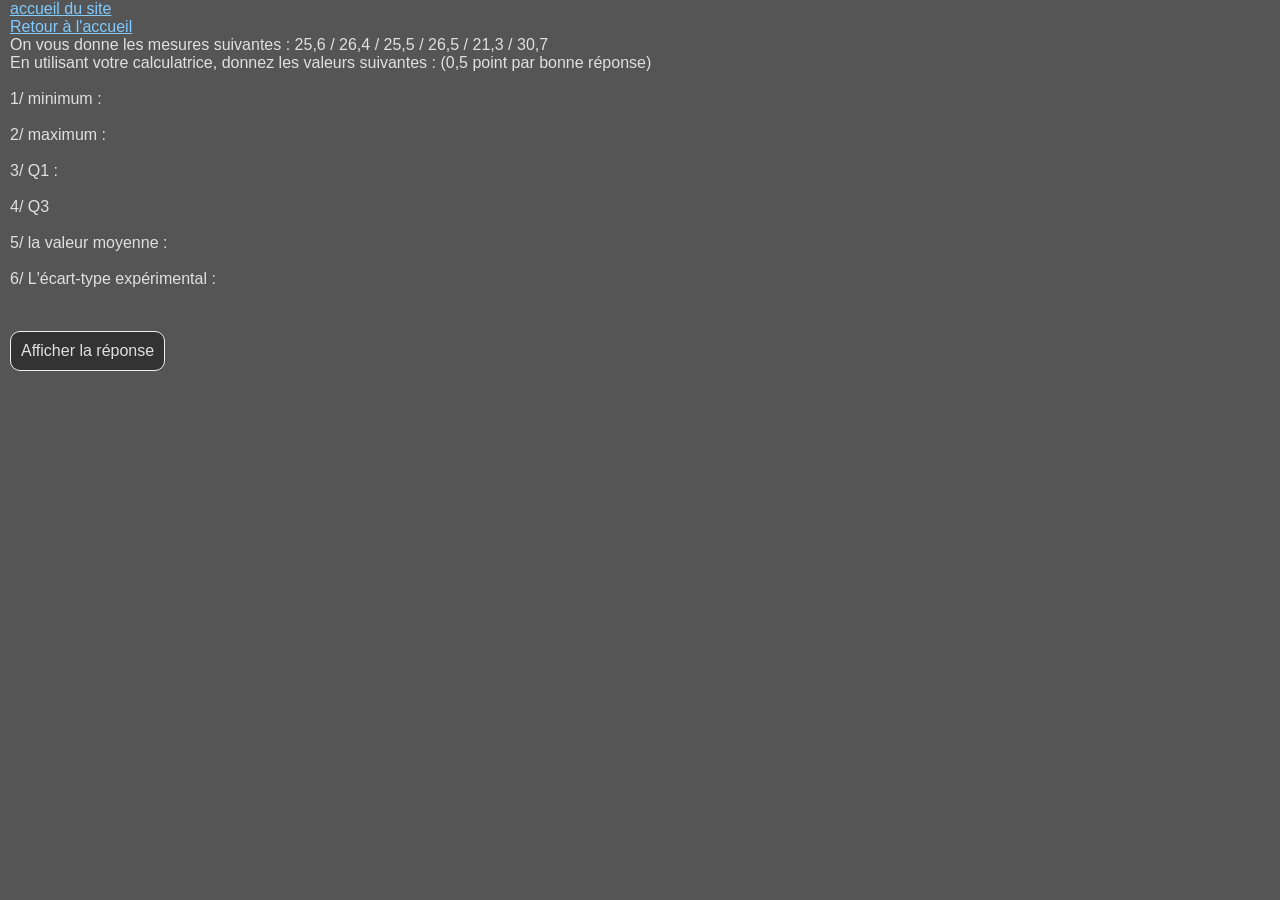
<file: html/interro/01_Mesure-incertitude.html>
<!DOCTYPE html>
<html lang="fr">
    <head>
        <meta charset="UTF-8">
        <meta name="viewport" content="width=device-width, initial-scale=1.0">
        <link rel="stylesheet" href="../../css/style.css">

        <title>générateur exercice - mesure et incertitude</title>
    </head>
    <body>
	
		<style>
			table {
				border : solid 1px white;
			}
			
			td {
				border : solid 1px white;
				width:200px;
				height:40px;
				text-align:center;
			}

			body{
				font-size: 1.5em;
			}
			
			.cache {
				display:none;
			}
			
			sub, sup {
				font-size : 0.5em;
			}
			

			#affiche {
			margin:25px 0px 25px 0px;
			padding : 10px;
			border : 1px solid #eeeeee;
			border-radius : 10px;
			background : #333333;
			width : fit-content;
			}
			
			#reponse .big {
				font-size: 1em;
			}
			
		@media screen and (min-width: 795px) {
			body{
				font-size: 1em;
				}
			}				
			
		</style>
		<header>
			<p><a href="https://maristudy.github.io/BTS_TP_PhysiqueChimie/"> accueil du site </a> </p>
		</header>
		<main>
		

			<a href="../../index.html">Retour à l'accueil</a>
			<div class="enonce">
				<p>	x<sub>A</sub><sup>2</sup></p>
			</div>
			<p id="affiche">Afficher la réponse</p>
			<div id="reponse" class="cache">
			
			</div>

		</main>
		<footer>

		</footer>
		
		<script>
			
			
			tabDelta = [ //delta1, delta2, delta3, s
			[0,0.5,1.5,1],
			[0,0.9,1.3,1],
			[0,1,3,2],
			[0,1.8,2.6,2],
			[0,1.5,4.5,3],
			[0,2.7,3.9,3],
			[0,2,6,4],
			[0,3.6,5.2,4],
			[0,0.3,7.9,5],
			[0,2.5,7.5,5],
			[0,4.5,6.5,5],
			[0.1,3.2,3.5,3],
			[0.1,2,4.3,3],
			[0.1,2,4.3,5],
			[0.1,3.2,3.5,5],
			[0.3,0.4,1.5,1],
			[0.4,0.5,4.7,3],
			[0.5,0.9,1.2,1],
			[0.5,1.7,4.4,3],
			[0.5,2.5,4,3],
			[0.6,0.8,3,2],
			[0.6,0.8,3,2],
			[0.7,2.4,7.5,5],
			[0.7,5.1,6,5],
			[0.8,3.1,3.5,3],
			[0.9,1.2,4.5,3],
			[1,1.8,2.4,2],
			[1.1,2.3,4,3],
			[1.2,1.6,6,4],
			[1.3,2,4.1,3],
			[1.5,2.7,3.6,3],
			[1.5,2,7.5,5],
			[1.5,2.9,7.2,5],
			[1.5,4.8,6.1,5],
			[1.6,2.5,3.7,3],
			[1.6,4.5,6.3,5],
			[1.7,0.5,4.4,3],
			[1.7,1.9,4,3],
			[2,2.5,3.5,3],
			[2,3.6,4.8,4],
			[2,3.3,6.9,5],
			[2,5.1,5.7,5],
			[2.1,2.5,7.2,5],
			[2.1,4.7,6,5],
			[2.5,2.8,2.9,3],
			[2.5,4.5,6,5],
			[2.7,3.6,6.5,5],
			[3.3,4.5,5.6,5],
			[3.9,4.5,5.2,5]
			];

			moyenne = Math.floor(Math.random()*10)+25;
			indice = Math.floor(Math.random()*tabDelta.length);
			
			m1 = moyenne - tabDelta[indice][0];
			m2 = moyenne + tabDelta[indice][0];
			m3 = moyenne - tabDelta[indice][1];
			m4 = moyenne + tabDelta[indice][1];
			m5 = moyenne - tabDelta[indice][2];
			m6 = moyenne + tabDelta[indice][2];
			
			tabMesure=[m1,m2,m3,m4,m5,m6];
			tabMesureOrdo=tabMesure.toSorted();
			
			s=tabDelta[indice][3]		
			
			enonce = document.getElementsByClassName("enonce")[0];
			enonce.innerHTML= "On vous donne les mesures suivantes : "+tabMesure.toString().replaceAll(","," / ").replaceAll(".",",")+"<br>"+
				"En utilisant votre calculatrice, donnez les valeurs suivantes : (0,5 point par bonne réponse)<br>"+
				"<br>1/ minimum : <br><br>2/ maximum : <br><br>3/ Q1 : <br><br>4/ Q3 <br><br>5/ la valeur moyenne : <br><br>6/ L'écart-type expérimental : <br><br>"+
				"";
		<!-- <sub> pour indice <sup> pour exposant &infin; symbole infini ; &Delta symbol delta;-->
		<!-- https://www.w3schools.com/html/html_symbols.asp -->
		
			reponse = document.getElementById("reponse");
			reponse.innerHTML= "Les mesures triées en ordre croissant : "+tabMesureOrdo.toString().replaceAll(","," / ").replaceAll(".",",")+"<br>"+
			"1/ minimum : "+tabMesureOrdo[0]+" <br>2/ maximum : "+tabMesureOrdo[tabMesureOrdo.length-1]+" <br>3/ Q1 : "+tabMesureOrdo[1]+" <br>4/ Q3 "+tabMesureOrdo[4]+" <br>5/ la valeur moyenne : "+moyenne+" <br>6/ L'écart-type expérimental : "+s+
				"";                                                                                                                                                                    
	

			affiche=document.getElementById("affiche");
			affiche.addEventListener("click",() => {
				document.getElementById("reponse").classList.toggle("cache");
		
			});
			
		</script>
		
	</body>
</html>
</file>
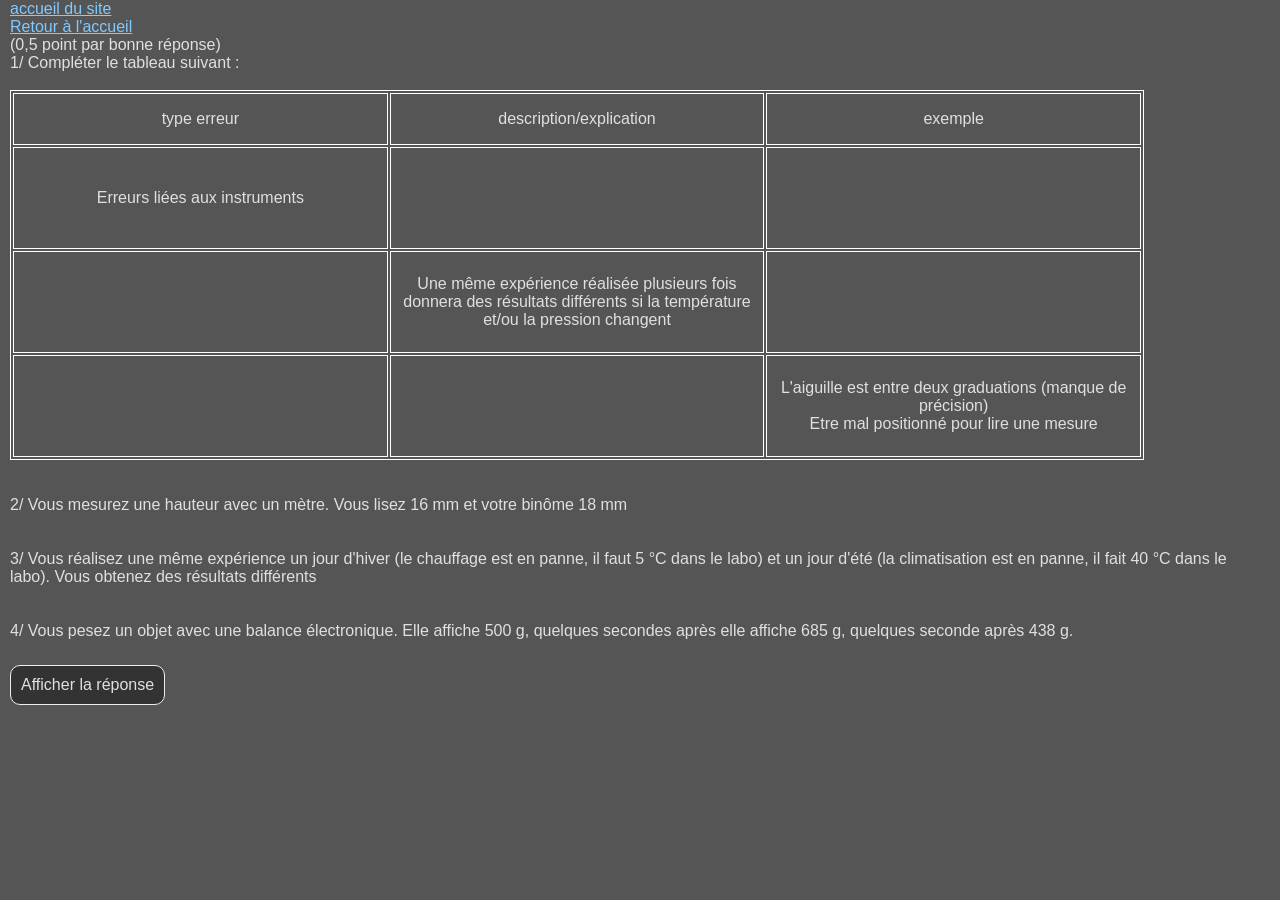
<file: html/interro/02_Erreur-type-origine.html>
<!DOCTYPE html>
<html lang="fr">
    <head>
        <meta charset="UTF-8">
        <meta name="viewport" content="width=device-width, initial-scale=1.0">
        <link rel="stylesheet" href="../../css/style.css">

        <title>générateur exercice - Erreur : type et origine</title>
    </head>
    <body>
	
		<style>
			table {
				border : solid 1px white;
			}
			
			td {
				border : solid 1px white;
				width:200px;
				height:40px;
				text-align:center;
			}

			body{
				font-size: 1.5em;
			}
			
			.cache {
				display:none;
			}
			
			sub, sup {
				font-size : 0.5em;
			}
			

			#affiche {
			margin:25px 0px 25px 0px;
			padding : 10px;
			border : 1px solid #eeeeee;
			border-radius : 10px;
			background : #333333;
			width : fit-content;
			}
			
			#reponse .big {
				font-size: 1em;
			}
			
		@media screen and (min-width: 795px) {
			body{
				font-size: 1em;
				}
			}				
			
		</style>
		<header>
			<p><a href="https://maristudy.github.io/BTS_TP_PhysiqueChimie/"> accueil du site </a> </p>
		</header>
		<main>
		

			<a href="../../index.html">Retour à l'accueil</a>
			<div class="enonce">
				<p>	x<sub>A</sub><sup>2</sup></p>
			</div>
			<p id="affiche">Afficher la réponse</p>
			<div id="reponse" class="cache">
			
			</div>

		</main>
		<footer>

		</footer>
		
		<script>
			
			
			tabTypeErreur = [ //type, descriptif, exemple
			["Erreurs liées aux instruments","Des instuments avec des caractéristiques identiques vont donner des résultats différents","Problème de calibrage/tare<br>instrument defectueux<br>instrument pas assez précis"],
			["Erreurs liées aux conditions de réalisation de l'expérience","Une même expérience réalisée plusieurs fois donnera des résultats différents si la température et/ou la pression changent","Résultats différents en été ou en hiver<br>Résultats différents si le labo est en bord de mer ou en altitude<br>Résultats différents si à l'extérieur on a un anticyclone ou une tempête"],
			["Erreurs de lecture","Pour lire le résutat d'une mesure, il faut respecter certaines règles (les yeux en face du bas du ménisque,...)","L'aiguille est entre deux graduations (manque de précision)<br>Etre mal positionné pour lire une mesure"]
			];

			tabExemplesErreurs = [ //exemple, réponse attendue
			["L'eau bout à 100°C à Saint-Brieuc et à 70°C au sommet de l'Everest (8 848 m d'altitude)","La pression est différente"],
			["Vous réalisez une même expérience un jour de soleil et lors d'une tempête. Vous obtenez des résultats différents","La pression est différente"],
			["Vous réalisez une même expérience un jour d'hiver (le chauffage est en panne, il faut 5 °C dans le labo) et un jour d'été (la climatisation est en panne, il fait 40 °C dans le labo). Vous obtenez des résultats différents","La température est différente"],			

			["Un liquide se trouve dans une éprouvette graduée. Vous lisez un volume de 23 mL, votre binôme lit un volume de 27 mL","C'est une erreur de lecture"],
			["Vous mesurez une hauteur avec un mètre. Vous lisez 16 mm et votre binôme 18 mm","C'est une erreur de lecture"],
			["Vous mesurez une tension avec un voltmètre analogique. L'aiguille est entre deux graduations.","L'instrument n'est pas assez précis"],			

			["Vous mesurez le pH de l'eau du robinet avec un ph-mètre. L'instrument indique un pH de 5","C'est un problème de calibrage/tare"],			
			["Vous pesez un objet avec une première balance mécanique. Elle indique une masse de 500 gr. Une autre balance mécanique vous indique 420 gr","C'est un problème de calibrage/tare"],
			["Vous pesez un objet avec une balance électronique. Elle affiche 500 g, quelques secondes après elle affiche 685 g, quelques seconde après 438 g.","L'instrument est défectueux"]
			];			
			
			
			indiceType1 = Math.floor(Math.random()*3);
			indiceType2 = Math.floor(Math.random()*3);
			
			while(indiceType1 == indiceType2)
			{
				indiceType2 = Math.floor(Math.random()*3);
			}
			
			indiceType3 = Math.floor(Math.random()*3);
			while(indiceType1 == indiceType3 || indiceType2 == indiceType3)
			{
				indiceType3 = Math.floor(Math.random()*3);
			}
			
			indiceExemple1 = Math.floor(Math.random()*3)+0;
			indiceExemple2 = Math.floor(Math.random()*3)+3;			
			indiceExemple3 = Math.floor(Math.random()*3)+6;	

			ordre = Math.floor(Math.random()*6);
			questionExemple = "";
			reponseExemple = "";
			
			switch(ordre)
			{
			
			case 0 :
			questionExemple = "2/ "+tabExemplesErreurs[indiceExemple1][0]+"<br><br>"+"<br>3/ "+tabExemplesErreurs[indiceExemple2][0]+"<br><br>"+"<br>4/ "+tabExemplesErreurs[indiceExemple3][0];
			reponseExemple = "2/ "+tabExemplesErreurs[indiceExemple1][0]+"<br>"+tabExemplesErreurs[indiceExemple1][1]+
							"<br>3/ "+tabExemplesErreurs[indiceExemple2][0]+"<br>"+tabExemplesErreurs[indiceExemple2][1]+
							"<br>4/ "+tabExemplesErreurs[indiceExemple3][0]+"<br>"+tabExemplesErreurs[indiceExemple3][1];
			break;
			
			case 1 :
			questionExemple = "2/ "+tabExemplesErreurs[indiceExemple1][0]+"<br><br>"+"<br>3/ "+tabExemplesErreurs[indiceExemple3][0]+"<br><br>"+"<br>4/ "+tabExemplesErreurs[indiceExemple2][0];
			reponseExemple = "2/ "+tabExemplesErreurs[indiceExemple1][0]+"<br>"+tabExemplesErreurs[indiceExemple1][1]+
							"<br>3/ "+tabExemplesErreurs[indiceExemple3][0]+"<br>"+tabExemplesErreurs[indiceExemple3][1]+
							"<br>4/ "+tabExemplesErreurs[indiceExemple2][0]+"<br>"+tabExemplesErreurs[indiceExemple2][1];			
			break;

			case 2 :
			questionExemple = "2/ "+tabExemplesErreurs[indiceExemple2][0]+"<br><br>"+"<br>3/ "+tabExemplesErreurs[indiceExemple1][0]+"<br><br>"+"<br>4/ "+tabExemplesErreurs[indiceExemple3][0];
			reponseExemple = "2/ "+tabExemplesErreurs[indiceExemple2][0]+"<br>"+tabExemplesErreurs[indiceExemple2][1]+
							"<br>3/ "+tabExemplesErreurs[indiceExemple1][0]+"<br>"+tabExemplesErreurs[indiceExemple1][1]+
							"<br>4/ "+tabExemplesErreurs[indiceExemple3][0]+"<br>"+tabExemplesErreurs[indiceExemple3][1];			
			break;

			case 3 :
			questionExemple = "2/ "+tabExemplesErreurs[indiceExemple2][0]+"<br><br>"+"<br>3/ "+tabExemplesErreurs[indiceExemple3][0]+"<br><br>"+"<br>4/ "+tabExemplesErreurs[indiceExemple1][0];
			reponseExemple = "2/ "+tabExemplesErreurs[indiceExemple2][0]+"<br>"+tabExemplesErreurs[indiceExemple2][1]+
							"<br>3/ "+tabExemplesErreurs[indiceExemple3][0]+"<br>"+tabExemplesErreurs[indiceExemple3][1]+
							"<br>4/ "+tabExemplesErreurs[indiceExemple1][0]+"<br>"+tabExemplesErreurs[indiceExemple1][1];				
			break;

			case 4 :
			questionExemple = "2/ "+tabExemplesErreurs[indiceExemple3][0]+"<br><br>"+"<br>3/ "+tabExemplesErreurs[indiceExemple2][0]+"<br><br>"+"<br>4/ "+tabExemplesErreurs[indiceExemple1][0];
			reponseExemple = "2/ "+tabExemplesErreurs[indiceExemple3][0]+"<br>"+tabExemplesErreurs[indiceExemple3][1]+
							"<br>3/ "+tabExemplesErreurs[indiceExemple2][0]+"<br>"+tabExemplesErreurs[indiceExemple2][1]+
							"<br>4/ "+tabExemplesErreurs[indiceExemple1][0]+"<br>"+tabExemplesErreurs[indiceExemple1][1];				
			break;

			case 5 :
			questionExemple = "2/ "+tabExemplesErreurs[indiceExemple3][0]+"<br><br>"+"<br>3/ "+tabExemplesErreurs[indiceExemple1][0]+"<br><br>"+"<br>4/ "+tabExemplesErreurs[indiceExemple2][0];
			reponseExemple = "2/ "+tabExemplesErreurs[indiceExemple3][0]+"<br>"+tabExemplesErreurs[indiceExemple3][1]+
							"<br>3/ "+tabExemplesErreurs[indiceExemple1][0]+"<br>"+tabExemplesErreurs[indiceExemple1][1]+
							"<br>4/ "+tabExemplesErreurs[indiceExemple2][0]+"<br>"+tabExemplesErreurs[indiceExemple2][1];				
			break;
			
			}
			
			enonce = document.getElementsByClassName("enonce")[0];
			enonce.innerHTML= "(0,5 point par bonne réponse)<br>1/ Compléter le tableau suivant : <br><br>"+
				"<table style=\"border: 1px solid white; width:90%;\">"+
				"<tr><td width=\"20%\" >type erreur</td><td width=\"55%\">description/explication</td><td width=\"20%\">exemple</td></tr>"+
				"<tr><td>"+tabTypeErreur[indiceType1][0]+"</td><td></td><td><br><br><br><br><br></td></tr>"+
				"<tr><td></td><td>"+tabTypeErreur[indiceType2][1]+"</td><td><br><br><br><br><br></td></tr>"+
				"<tr><td><br><br><br><br><br></td><td></td><td>"+tabTypeErreur[indiceType3][2]+"</td></tr>"+				
				"</table><br><br>"+questionExemple
				"";
		<!-- <sub> pour indice <sup> pour exposant &infin; symbole infini ; &Delta symbol delta;-->
		<!-- https://www.w3schools.com/html/html_symbols.asp -->
		
			reponse = document.getElementById("reponse");
			reponse.innerHTML= "(0,5 point par bonne réponse)<br>1/ Compléter le tableau suivant : <br><br>"+
				"<table style=\"border: 1px solid white;width:90%;\">"+
				"<tr><td width=\"20%\">type erreur</td><td width=\"55%\">description/explication</td><td width=\"20%\">exemple</td></tr>"+
				"<tr><td>"+tabTypeErreur[indiceType1][0]+"</td><td>"+tabTypeErreur[indiceType1][1]+"</td><td>"+tabTypeErreur[indiceType1][2]+"</td></tr>"+
				"<tr><td>"+tabTypeErreur[indiceType2][0]+"</td><td>"+tabTypeErreur[indiceType2][1]+"</td><td>"+tabTypeErreur[indiceType2][2]+"</td></tr>"+
				"<tr><td>"+tabTypeErreur[indiceType3][0]+"</td><td>"+tabTypeErreur[indiceType3][1]+"</td><td>"+tabTypeErreur[indiceType3][2]+"</td></tr>"+				
				"</table><br>"+reponseExemple
				"";                                                                                                                                                       
	

			affiche=document.getElementById("affiche");
			affiche.addEventListener("click",() => {
				document.getElementById("reponse").classList.toggle("cache");
		
			});
			
		</script>
		
	</body>
</html>
</file>
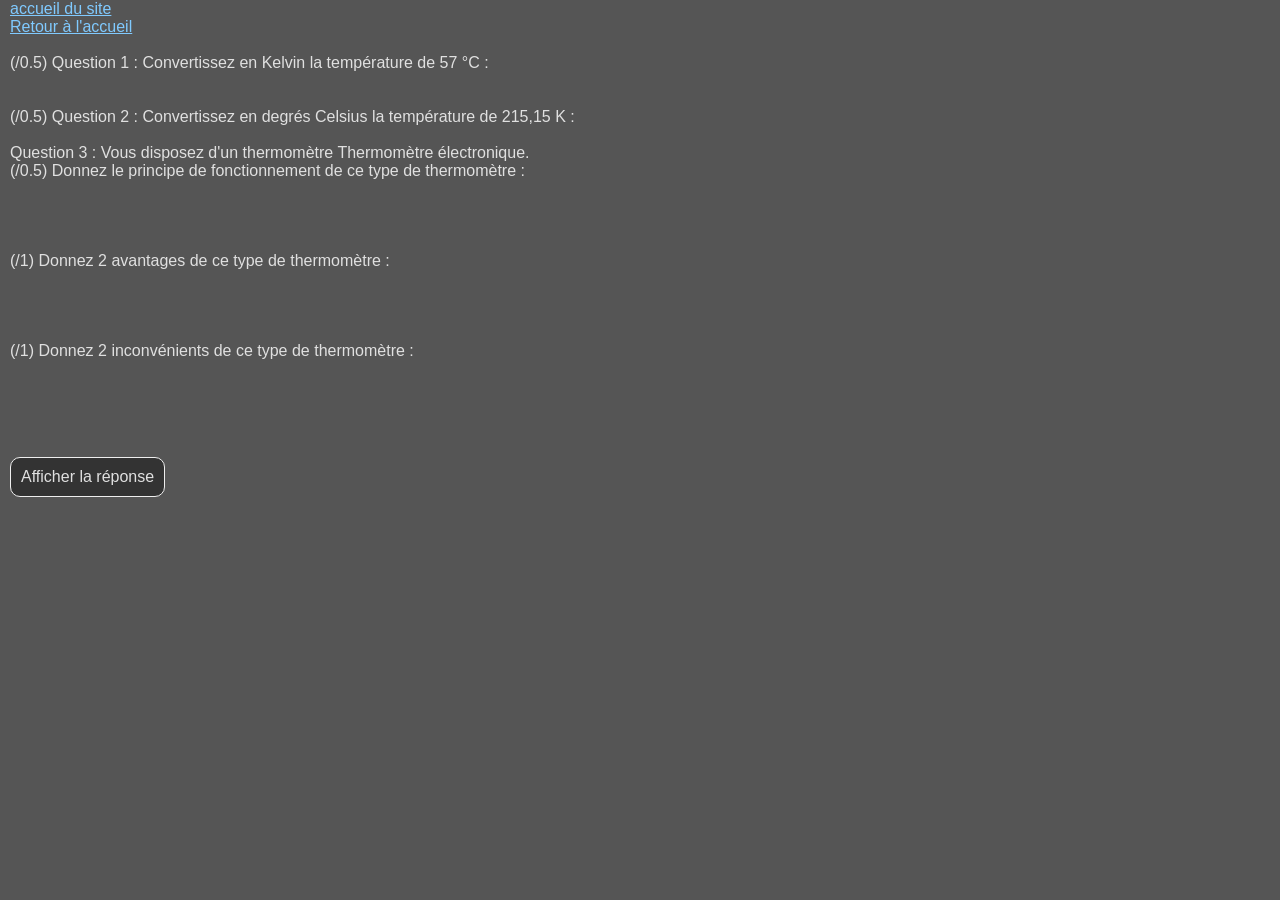
<file: html/interro/03_Kelvin_Celsius_Thermometre.html>
<!DOCTYPE html>
<html lang="fr">
    <head>
        <meta charset="UTF-8">
        <meta name="viewport" content="width=device-width, initial-scale=1.0">
        <link rel="stylesheet" href="../../css/style.css">

        <title>générateur exercice - Température et thermomètre</title>
    </head>
    <body>
	
		<style>
			table {
				border : solid 1px white;
			}
			
			td {
				border : solid 1px white;
				width:200px;
				height:40px;
				text-align:center;
			}

			body{
				font-size: 1.5em;
			}
			
			.cache {
				display:none;
			}
			
			sub, sup {
				font-size : 0.5em;
			}
			

			#affiche {
			margin:25px 0px 25px 0px;
			padding : 10px;
			border : 1px solid #eeeeee;
			border-radius : 10px;
			background : #333333;
			width : fit-content;
			}
			
			#reponse .big {
				font-size: 1em;
			}
			
		@media screen and (min-width: 795px) {
			body{
				font-size: 1em;
				}
			}				
			
		</style>
		<header>
			<p><a href="https://maristudy.github.io/BTS_TP_PhysiqueChimie/"> accueil du site </a> </p>
		</header>
		<main>
		

			<a href="../../index.html">Retour à l'accueil</a>
			<div class="enonce">
				<p>	x<sub>A</sub><sup>2</sup></p>
			</div>
			<p id="affiche">Afficher la réponse</p>
			<div id="reponse" class="cache">
			
			</div>

		</main>
		<footer>

		</footer>
		
		<script>
			
			
			
			C1 = Math.floor(Math.random()*200);
			C2 = Math.floor(Math.random()*200);
			indiceThermo = Math.floor(Math.random()*3);
			
			while(C1 == C2)
			{
				C2 = Math.floor(Math.random()*200);
			}
			
			C1=C1-60;
			C2=C2-60;
			
			K1=C1+273;
			K2=C2+273;
			
			avantagesContact="<br>On peut mesurer une température de surface si la sonde ou la surface le permet<br>On peut mesurer une température interne lorsque la sonde pénètre dans la matière<br>On peut mesurer la température d'un gaz ou d'un liquide";
			inconvenientsContact="Le temps de réponse est assez lent. Il faut attendre que le thermomètre se matte à l'équilibre thermique<br>L'exactitude de la mesure dépend de la qualité du contact sonde/cible<br>La température maximale est limitée par la résistance des matériaux";
			
			avantagesIR="La mesure est instantanée<br>Ils peuvent mesurer les températures très élevées<br>Ils fonctionnent lorsqu'il est impossible de toucher la cible (liquide corrosif, cylindre en rotation)<br>La mesure est fiable et rapide";
			inconvenientsIR="Il peut mesurer uniquement une température de surface<br>On ne peut pas mesurer la température d'un gaz<br>il faut configurer l'emissivité<br>Il fonctionne avec des pile ou une batterie";
						
			tabThermometre =[ 	["Thermomètre à tube de verre","Un liquide coloré se dilate","Fonctionne sans électricité<br>La mesure est précise<br>En fonction du choix du liquide, il peut être utilisé entre -200°C et +1000 °C"+avantagesContact,"Le tube de verre est très fragile<br>"+inconvenientsContact] ,
								["Thermomètre bimétallique","Il est composé d'une lame bimétallique qui se déforme sous l'effet de la chaleur. Cette déformation fait bouger une aiguille qui indique la température","Fonctionne sans électricité"+avantagesContact,"Le temps de réponse est lent<br>Ils sont sensibles aux vibrations"+inconvenientsContact],
								["Thermomètre électronique","Il est composé d'un capteur qui transforme la chaleur en une résistance électrique. En mesurant cette résistance électrique, on peut en déduire la température",""+avantagesContact,"Ils fonctionnent avec des piles ou une batterie<br>"+inconvenientsContact],
								["Thermomètre Infrarouge","Le rayonnement émis par une surface est focalisé par une lentille vers un détecteur infrarouge dont le signal de sortie est converti en mesure lisible sur l’afficheur du thermomètre.",""+avantagesIR,""+inconvenientsIR]
								];
			
			enonce = document.getElementsByClassName("enonce")[0];
			enonce.innerHTML= "<br>(/0.5) Question 1 : Convertissez en Kelvin la température de "+C1+" °C : <br><br>"+
				 "<br>(/0.5) Question 2 : Convertissez en degrés Celsius la température de "+K2+",15 K : <br><br>"+
				 "Question 3 : Vous disposez d'un thermomètre "+tabThermometre[indiceThermo][0]+".<br>(/0.5) Donnez le principe de fonctionnement de ce type de thermomètre : <br><br><br><br><br>"+
				 "(/1) Donnez 2 avantages de ce type de thermomètre : <br><br><br><br><br>"+
				 "(/1) Donnez 2 inconvénients de ce type de thermomètre : <br><br><br><br><br>";
				 
		<!-- <sub> pour indice <sup> pour exposant &infin; symbole infini ; &Delta symbol delta;-->
		<!-- https://www.w3schools.com/html/html_symbols.asp -->
		
			reponse = document.getElementById("reponse");
			reponse.innerHTML= "<br>(/0.5) Question 1 : Convertissez en Kelvin la température de "+C1+" °C : "+K1+",15 K"+
				 "<br>(/0.5) Question 2 : Convertissez en degrés Celsius la température de "+K2+",15 K : "+C2+" °C<br>"+
				 "Question 3 : Vous disposez d'un "+tabThermometre[indiceThermo][0]+".<br>(/0.5) Donnez le principe de fonctionnement de ce type de thermomètre : <br>"+tabThermometre[indiceThermo][1]+
				 "<br><br>(/1) Donnez 2 avantages de ce type de thermomètre : <br>"+tabThermometre[indiceThermo][2]+
				 "<br><br>(/1) Donnez 2 inconvénients de ce type de thermomètre : <br>"+tabThermometre[indiceThermo][3];                                                                                                                                        
	

			affiche=document.getElementById("affiche");
			affiche.addEventListener("click",() => {
				document.getElementById("reponse").classList.toggle("cache");
		
			});
			
		</script>
		
	</body>
</html>
</file>
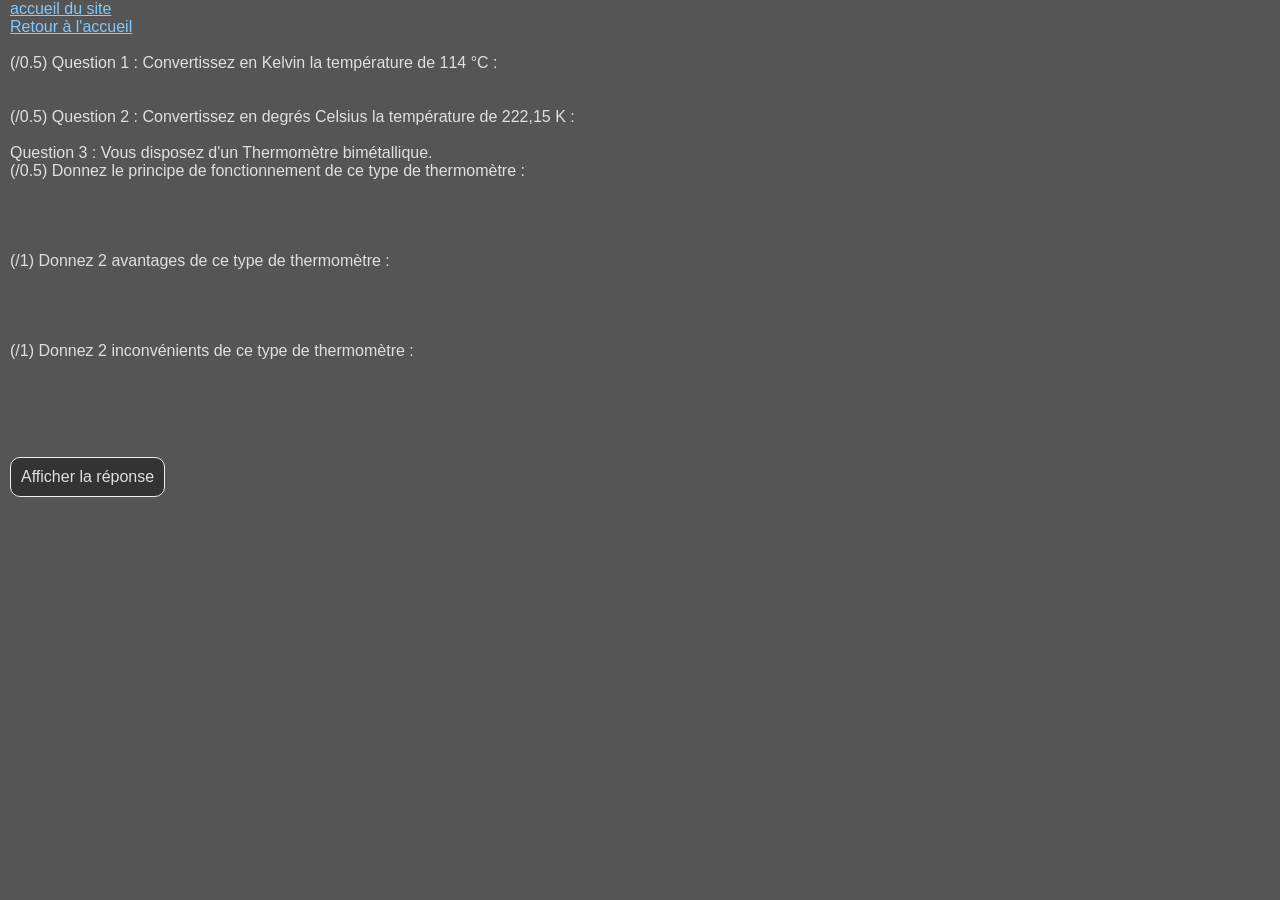
<file: html/interro/03_Kelvin_Celsius_Thermometre_v2.html>
<!DOCTYPE html>
<html lang="fr">
    <head>
        <meta charset="UTF-8">
        <meta name="viewport" content="width=device-width, initial-scale=1.0">
        <link rel="stylesheet" href="../../css/style.css">

        <title>générateur exercice - Température et thermomètre</title>
    </head>
    <body>
	
		<style>
			table {
				border : solid 1px white;
			}
			
			td {
				border : solid 1px white;
				width:200px;
				height:40px;
				text-align:center;
			}

			body{
				font-size: 1.5em;
			}
			
			.cache {
				display:none;
			}
			
			sub, sup {
				font-size : 0.5em;
			}
			

			#affiche {
			margin:25px 0px 25px 0px;
			padding : 10px;
			border : 1px solid #eeeeee;
			border-radius : 10px;
			background : #333333;
			width : fit-content;
			}
			
			#reponse .big {
				font-size: 1em;
			}
			
		@media screen and (min-width: 795px) {
			body{
				font-size: 1em;
				}
			}				
			
		</style>
		<header>
			<p><a href="https://maristudy.github.io/BTS_TP_PhysiqueChimie/"> accueil du site </a> </p>
		</header>
		<main>
		

			<a href="../../index.html">Retour à l'accueil</a>
			<div class="enonce">
				<p>	x<sub>A</sub><sup>2</sup></p>
			</div>
			<p id="affiche">Afficher la réponse</p>
			<div id="reponse" class="cache">
			
			</div>

		</main>
		<footer>

		</footer>
		
		<script>
						
			C1 = Math.floor(Math.random()*200);
			C2 = Math.floor(Math.random()*200);
			indiceThermo = Math.floor(Math.random()*3);
			
			while(C1 == C2)
			{
				C2 = Math.floor(Math.random()*200);
			}
			
			C1=C1-60;
			C2=C2-60;
			
			K1=C1+273;
			K2=C2+273;
			
			avantagesContact="<br>On peut mesurer une température de surface si la sonde ou la surface le permet<br>On peut mesurer une température interne lorsque la sonde pénètre dans la matière<br>On peut mesurer la température d'un gaz ou d'un liquide";
			inconvenientsContact="Le temps de réponse est assez lent. Il faut attendre que le thermomètre se mette à l'équilibre thermique<br>L'exactitude de la mesure dépend de la qualité du contact sonde/cible<br>La température maximale est limitée par la résistance des matériaux";
			
			avantagesIR="La mesure est instantanée<br>Ils peuvent mesurer les températures très élevées<br>Ils fonctionnent lorsqu'il est impossible de toucher la cible (liquide corrosif, cylindre en rotation)<br>La mesure est fiable et rapide";
			inconvenientsIR="Il peut mesurer uniquement une température de surface<br>On ne peut pas mesurer la température d'un gaz<br>il faut configurer l'emissivité<br>Il fonctionne avec des pile ou une batterie";
						
			tabThermometre =[ 	["Thermomètre à liquide","Un liquide coloré se dilate dans un tube en verre. ","Fonctionne sans électricité<br>La mesure est précise<br>En fonction du choix du liquide et des matériaux, il peut être utilisé entre -200°C et +1000 °C"+avantagesContact,"Le tube de verre est très fragile<br>"+inconvenientsContact] ,
								["Thermomètre bimétallique","Il est composé d'une lame bimétallique qui se déforme sous l'effet de la chaleur. Cette déformation fait bouger une aiguille qui indique la température","Fonctionne sans électricité"+avantagesContact,"Le temps de réponse est lent<br>Ils sont sensibles aux vibrations"+inconvenientsContact],
								["Capteur PT100","La température fait varier la résistance électrique du platine ; l'appareil mesure cette résistance et en déduit la température.","Bonne précision, bonne stabilité<br> bonne répétabilité, plage de mesure importante."+avantagesContact,"Nécessite une alimentation et une électronique de mesure <br> réponse généralement moins rapide qu'un thermocouple <br> la mesure peut être influencée par les conditions de montage.<br>"+inconvenientsContact],
								["Thermocouple","Une différence de température entre deux jonctions de métaux différents produit une tension électrique (effet Seebeck).","Très rapide, peu coûteux, petites dimensions<br> adapté aux températures élevées et aux vibrations."+avantagesContact,"Ils fonctionnent avec des piles ou une batterie<br>Moins précis qu'un PT100<br>"+inconvenientsContact],
								["Thermomètre Infrarouge","Un objet émet un rayonnement infrarouge ; le thermomètre le détecte et en déduit sa température de surface.",""+avantagesIR,""+inconvenientsIR]
								];
			
			enonce = document.getElementsByClassName("enonce")[0];
			enonce.innerHTML= "<br>(/0.5) Question 1 : Convertissez en Kelvin la température de "+C1+" °C : <br><br>"+
				 "<br>(/0.5) Question 2 : Convertissez en degrés Celsius la température de "+K2+",15 K : <br><br>"+
				 "Question 3 : Vous disposez d'un "+tabThermometre[indiceThermo][0]+".<br>(/0.5) Donnez le principe de fonctionnement de ce type de thermomètre : <br><br><br><br><br>"+
				 "(/1) Donnez 2 avantages de ce type de thermomètre : <br><br><br><br><br>"+
				 "(/1) Donnez 2 inconvénients de ce type de thermomètre : <br><br><br><br><br>";
				 
		<!-- <sub> pour indice <sup> pour exposant &infin; symbole infini ; &Delta symbol delta;-->
		<!-- https://www.w3schools.com/html/html_symbols.asp -->
		
			reponse = document.getElementById("reponse");
			reponse.innerHTML= "<br>(/0.5) Question 1 : Convertissez en Kelvin la température de "+C1+" °C : "+K1+",15 K"+
				 "<br>(/0.5) Question 2 : Convertissez en degrés Celsius la température de "+K2+",15 K : "+C2+" °C<br>"+
				 "Question 3 : Vous disposez d'un "+tabThermometre[indiceThermo][0]+".<br>(/0.5) Donnez le principe de fonctionnement de ce type de thermomètre : <br>"+tabThermometre[indiceThermo][1]+
				 "<br><br>(/1) Donnez 2 avantages de ce type de thermomètre : <br>"+tabThermometre[indiceThermo][2]+
				 "<br><br>(/1) Donnez 2 inconvénients de ce type de thermomètre : <br>"+tabThermometre[indiceThermo][3];                                                                                                                                        
	

			affiche=document.getElementById("affiche");
			affiche.addEventListener("click",() => {
				document.getElementById("reponse").classList.toggle("cache");
		
			});
			
		</script>
		
	</body>
</html>
</file>
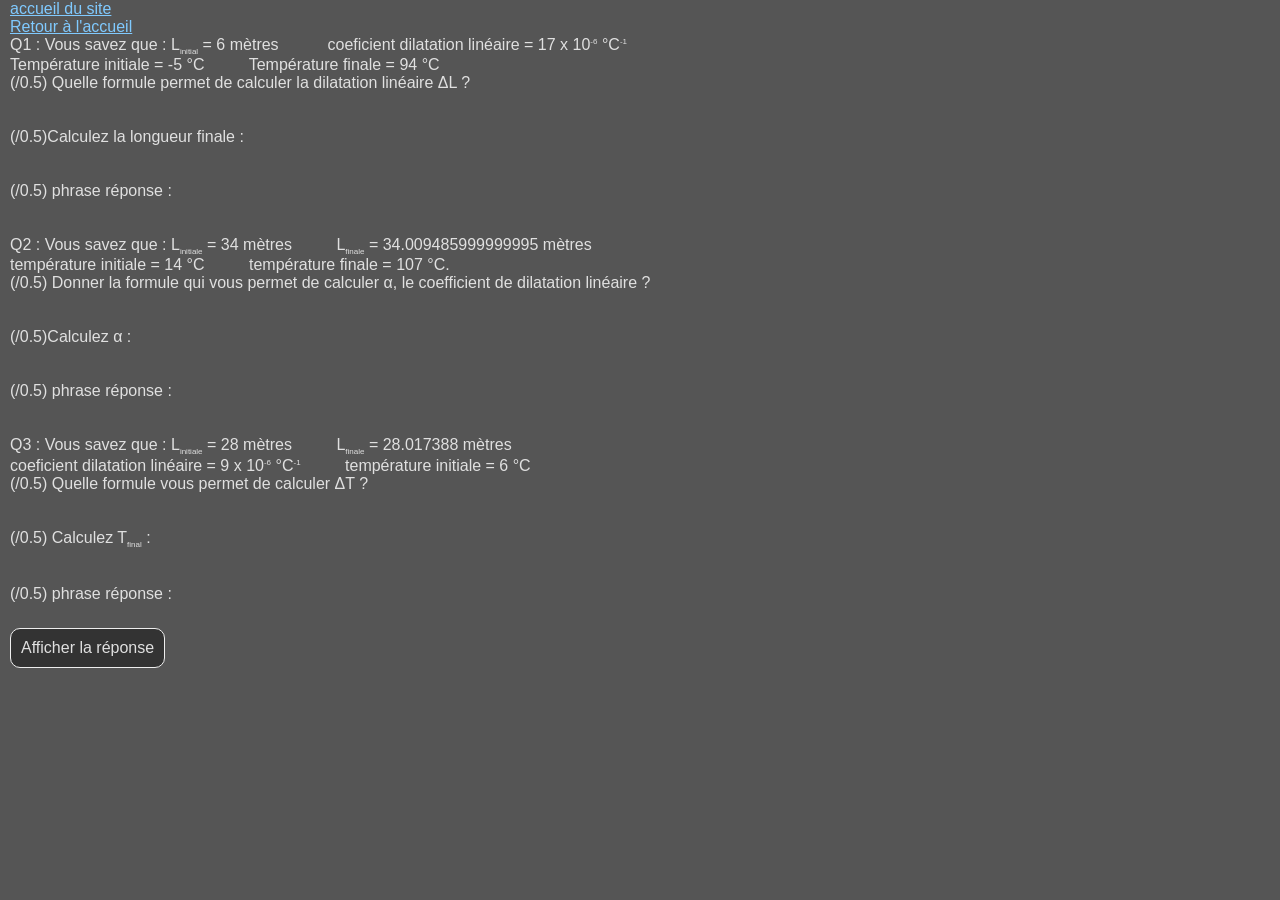
<file: html/interro/04_dilatationLinéaire.html>
<!DOCTYPE html>
<html lang="fr">
    <head>
        <meta charset="UTF-8">
        <meta name="viewport" content="width=device-width, initial-scale=1.0">
        <link rel="stylesheet" href="../../css/style.css">

        <title>générateur exercice - Dilatation linéaire</title>
    </head>
    <body>
	
		<style>
			table {
				border : solid 1px white;
			}
			
			td {
				border : solid 1px white;
				width:200px;
				height:40px;
				text-align:center;
			}

			body{
				font-size: 1.5em;
			}
			
			.cache {
				display:none;
			}
			
			sub, sup {
				font-size : 0.5em;
			}
			

			#affiche {
			margin:25px 0px 25px 0px;
			padding : 10px;
			border : 1px solid #eeeeee;
			border-radius : 10px;
			background : #333333;
			width : fit-content;
			}
			
			#reponse .big {
				font-size: 1em;
			}
			
		@media screen and (min-width: 795px) {
			body{
				font-size: 1em;
				}
			}				
			
		</style>
		<header>
			<p><a href="https://maristudy.github.io/BTS_TP_PhysiqueChimie/"> accueil du site </a> </p>
		</header>
		<main>
		

			<a href="../../index.html">Retour à l'accueil</a>
			<div class="enonce">
				<p>	x<sub>A</sub><sup>2</sup></p>
			</div>
			<p id="affiche">Afficher la réponse</p>
			<div id="reponse" class="cache">
			
			</div>

		</main>
		<footer>

		</footer>
		
		<script>
			
			
			let Linit1 = (Math.floor(Math.random()*20)+1)*2;
			let coef1 = (Math.floor(Math.random()*20))+1;
			let Tinit1 = Math.floor(Math.random()*20)-10;
			let deltaT1 = Math.floor(Math.random()*60)+40;
			let Tfin1 = Tinit1 + deltaT1;
			let Lfin1 = Linit1 * ((coef1*(1/1000000)*deltaT1)+1);
			
			let Linit2 = (Math.floor(Math.random()*20)+1)*2;
			let coef2 = (Math.floor(Math.random()*30))+1;
			let Tinit2 = Math.floor(Math.random()*40)-20;
			let deltaT2 = Math.floor(Math.random()*60)+40;
			let Tfin2 = Tinit2 + deltaT2

			while(Linit1 == Linit2)
			{
				Linit2 = (Math.floor(Math.random()*20)+1)*2;
			}
			
			while(coef1 == coef2)
			{
				coef2 = (Math.floor(Math.random()*30))+1;
			}			
			
			while(Tinit1 == Tinit2)
			{
				Tinit2 = Math.floor(Math.random()*40)-20;
			}			
			
			while(deltaT1 == deltaT2)
			{
				deltaT2 = Math.floor(Math.random()*60)+40;
			}			
			
			while(Tfin1 == Tfin2)
			{
				deltaT2 = Math.floor(Math.random()*60)+40;
				Tfin2 = Tinit2 + deltaT2
			}			
			
			
			let Lfin2 = Linit2 * ((coef2*(1/1000000)*deltaT2)+1)
			
			let Linit3 = (Math.floor(Math.random()*20)+1)*2;
			let coef3 = (Math.floor(Math.random()*30))+1;
			let Tinit3 = Math.floor(Math.random()*40)-20;
			let deltaT3 = Math.floor(Math.random()*60)+40;
			let Tfin3 = Tinit3 + deltaT3
			
			while( (Linit1 == Linit3) || (Linit3 == Linit2) )
			{
				Linit3 = (Math.floor(Math.random()*20)+1)*2;
			}
			
			while( (coef1 == coef3) || (coef2 == coef3) )
			{
				coef3 = (Math.floor(Math.random()*30))+1;
			}			
			
			while( (Tinit1 == Tinit3) || (Tinit3 == Tinit2) )
			{
				Tinit3 = Math.floor(Math.random()*40)-20;
			}			
			
			while( (deltaT1 == deltaT3) || (deltaT3 == deltaT2) )
			{
				deltaT3 = Math.floor(Math.random()*60)+40;
			}			
			
			while( (Tfin1 == Tfin3) || (Tfin3 == Tfin2) )
			{
				deltaT3 = Math.floor(Math.random()*60)+40;
				Tfin3 = Tinit3 + deltaT3
			}				

			
			let Lfin3 = Linit3 * ((coef3*(1/1000000)*deltaT3)+1)	
			
			let espace ="&nbsp;&nbsp;&nbsp;&nbsp;&nbsp;&nbsp;&nbsp;&nbsp;&nbsp;&nbsp;";
			
			let Q1 = "Q1 : Vous savez que : L<sub>initial</sub> = "+Linit1+" mètres"+espace+" coeficient dilatation linéaire = "+coef1+" x 10<sup>-6</sup> °C<sup>-1</sup><br>"+
			"Température  initiale = "+Tinit1+" °C"+espace+"Température finale = "+Tfin1+" °C<br>"+
			"(/0.5) Quelle formule permet de calculer la dilatation linéaire ΔL ?<br><br><br>(/0.5)Calculez la longueur finale : <br><br><br>(/0.5) phrase réponse : <br><br><br>";
			let R1 = "R1 : (/0.5) On applique la formule ΔL = α x L<sub>initiale</sub> x ΔT. <br><br>(/0.5)On obtient ΔL = "+coef1+"x10<sup>-6</sup> x "+Linit1+" x "+deltaT1+"=> ΔL = "+(Lfin1-Linit1)+" mètres"+
			". <br><br>Comme ΔL = L<sub>final</sub> - L<sub>initial</sub>, on a L<sub>final</sub> = "+Lfin1+" mètres <br><br>(/0.5) La longueur finale est de "+Lfin1+" mètres<br>";

			let Q2 = "Q2 : Vous savez que : L<sub>initiale</sub> = "+Linit2+" mètres"+espace+"L<sub>finale</sub> = "+Lfin2+" mètres <br>"+
			"température initiale = "+Tinit2+" °C"+espace+"température finale = "+Tfin2+" °C. <br>(/0.5) Donner la formule qui vous permet de calculer α, le coefficient de dilatation linéaire ?<br><br><br>"+
			"(/0.5)Calculez α : <br><br><br>(/0.5) phrase réponse : <br><br><br>";
			let R2 = "<br>R2 : (/0.5) on modifie la formule ΔL = α x L<sub>initiale</sub> x ΔT => α = (ΔL)/(L<sub>initiale</sub> x ΔT) <br><br>(/0.5) α=("+Lfin2+" - "+Linit2+") / ( "+Linit2+"x ( "+Tfin2+" - "+Tinit2+")) = "+coef2+" x10<sup>-6</sup> °C<sup>-1</sup><br><br> (/0.5)Le coefficient de dilatation linéaire du matériaux est de "+coef2+" x10<sup>-6</sup> °C<sup>-1</sup><br>";			

			let Q3 = "Q3 : Vous savez que : L<sub>initiale</sub> = "+Linit3+" mètres"+espace+"L<sub>finale</sub> = "+Lfin3+" mètres <br>"+
			" coeficient dilatation linéaire = "+coef3+" x 10<sup>-6</sup> °C<sup>-1</sup>"+espace+"température initiale = "+Tinit3+" °C"+"<br>(/0.5) Quelle formule vous permet de calculer ΔT ?<br><br><br>"+
			"(/0.5) Calculez T<sub>final</sub> : <br><br><br>(/0.5) phrase réponse :";
			let R3 = "<br>R3 : (/0.5) on modifie la formule ΔL = α x L<sub>initiale</sub> x ΔT => ΔT = (ΔL)/(L<sub>initiale</sub> x α)<br><br>(/0.5) ΔT = ("+Lfin3+" - "+Linit3+" ) / ( "+Linit3+" x "+coef3+" x 10 <sup>-6</sup>) => ΔT = "+(Tfin3-Tinit3)+" => T<sub>finale</sub> = "+Tfin3+" °C<br><br>"+
			"(/0.5) La température finale est de "+Tfin3+" °C<br>";
			
			enonce = document.getElementsByClassName("enonce")[0];
			enonce.innerHTML= Q1+Q2+Q3;
				 
		<!-- <sub> pour indice <sup> pour exposant &infin; symbole infini ; &Delta symbol delta;-->
		<!-- https://www.w3schools.com/html/html_symbols.asp -->
		
			reponse = document.getElementById("reponse");
			reponse.innerHTML= "<br>"+R1+R2+R3;                                                                                                                                      
	

			affiche=document.getElementById("affiche");
			affiche.addEventListener("click",() => {
				document.getElementById("reponse").classList.toggle("cache");
		
			});
			
		</script>
		
	</body>
</html>
</file>
<file: css/style.css>
* {
	padding : 0px;
	margin : 0px;
}

#onglets {
	display: flex;
}

#onglets a {
	color : #e0e0e0;
	text-decoration:none;
}

#Vid li {
	margin-top:10px;
}

body {
	background-color : #555555;
	color : #e0e0e0;
	font-family: sans-serif;
	font-size: 18px;
	padding-left:10px;
	padding-right:10px;
}

a , a:visited {
	color: #80caff; 
}

.video a:visited , .video a  {
	color: #f2b2b2; 
}

.interro a:visited , .interro a  {
	color: #86fac4; 
}


li {
	margin-left:15px;
	padding-left:15px;
}

ul {
	margin-left:15px;
	padding-left:15px;
}

article {
	margin-left:10px;
	margin-bottom:10px;
}

section {
	display:none;
}

section:target {
	display:block;
	border : solid 2px #e0e0e0;	
	background-color:#424242;
	margin-right:15px;
	border-top-right-radius: 10px;	
	border-bottom-left-radius: 10px;
	border-bottom-right-radius: 10px;	
}

article {
	display:none;
}

h2 {
	background-color:#424242;
	padding:10px;
	border : solid 2px #e0e0e0;
	border-top-left-radius: 10px;
	border-top-right-radius: 10px;	
}

h3 {
	margin-left:10px;
}

h4 {
	margin:10px;
}

.cache {
	display : none ;
}

.visible {
	display : block ;
}

.cours {
	margin-top:15px ;
}

.deplier {
	background-color:#726272;
	color : #7FFF7F;
	padding:10px;
	margin-right:10px;
	margin-left:10px;
	border-radius:10px;
	border : solid 2px #7FFF7F;
	font-weight: bold;
}

.replier {
	background-color:#675252;
	color : #FF9F9F;
	padding:10px;
	margin-right:10px;
	margin-left:10px;
	border-radius:10px;
	border : solid 2px #FF9F9F;
	font-weight: bold;
}

table, tr, td {
	border : solid 1px #e0e0e0;
}

tr, td {
	padding:5px;
	padding:5px;
}

.col01 {
	width:25%;
}

.col02 {
	width:75%;
}

.p2027 {
	background-color:#4e5c6c;
	border:solid 1px #133a67;
}

.p2028 {
	background-color:#6c4e4e;
	border:solid 1px #6b1111;
}

.p2027_2028 {
	background-color:#536c4e;
	border:solid 1px #166a06;
}
</file>
